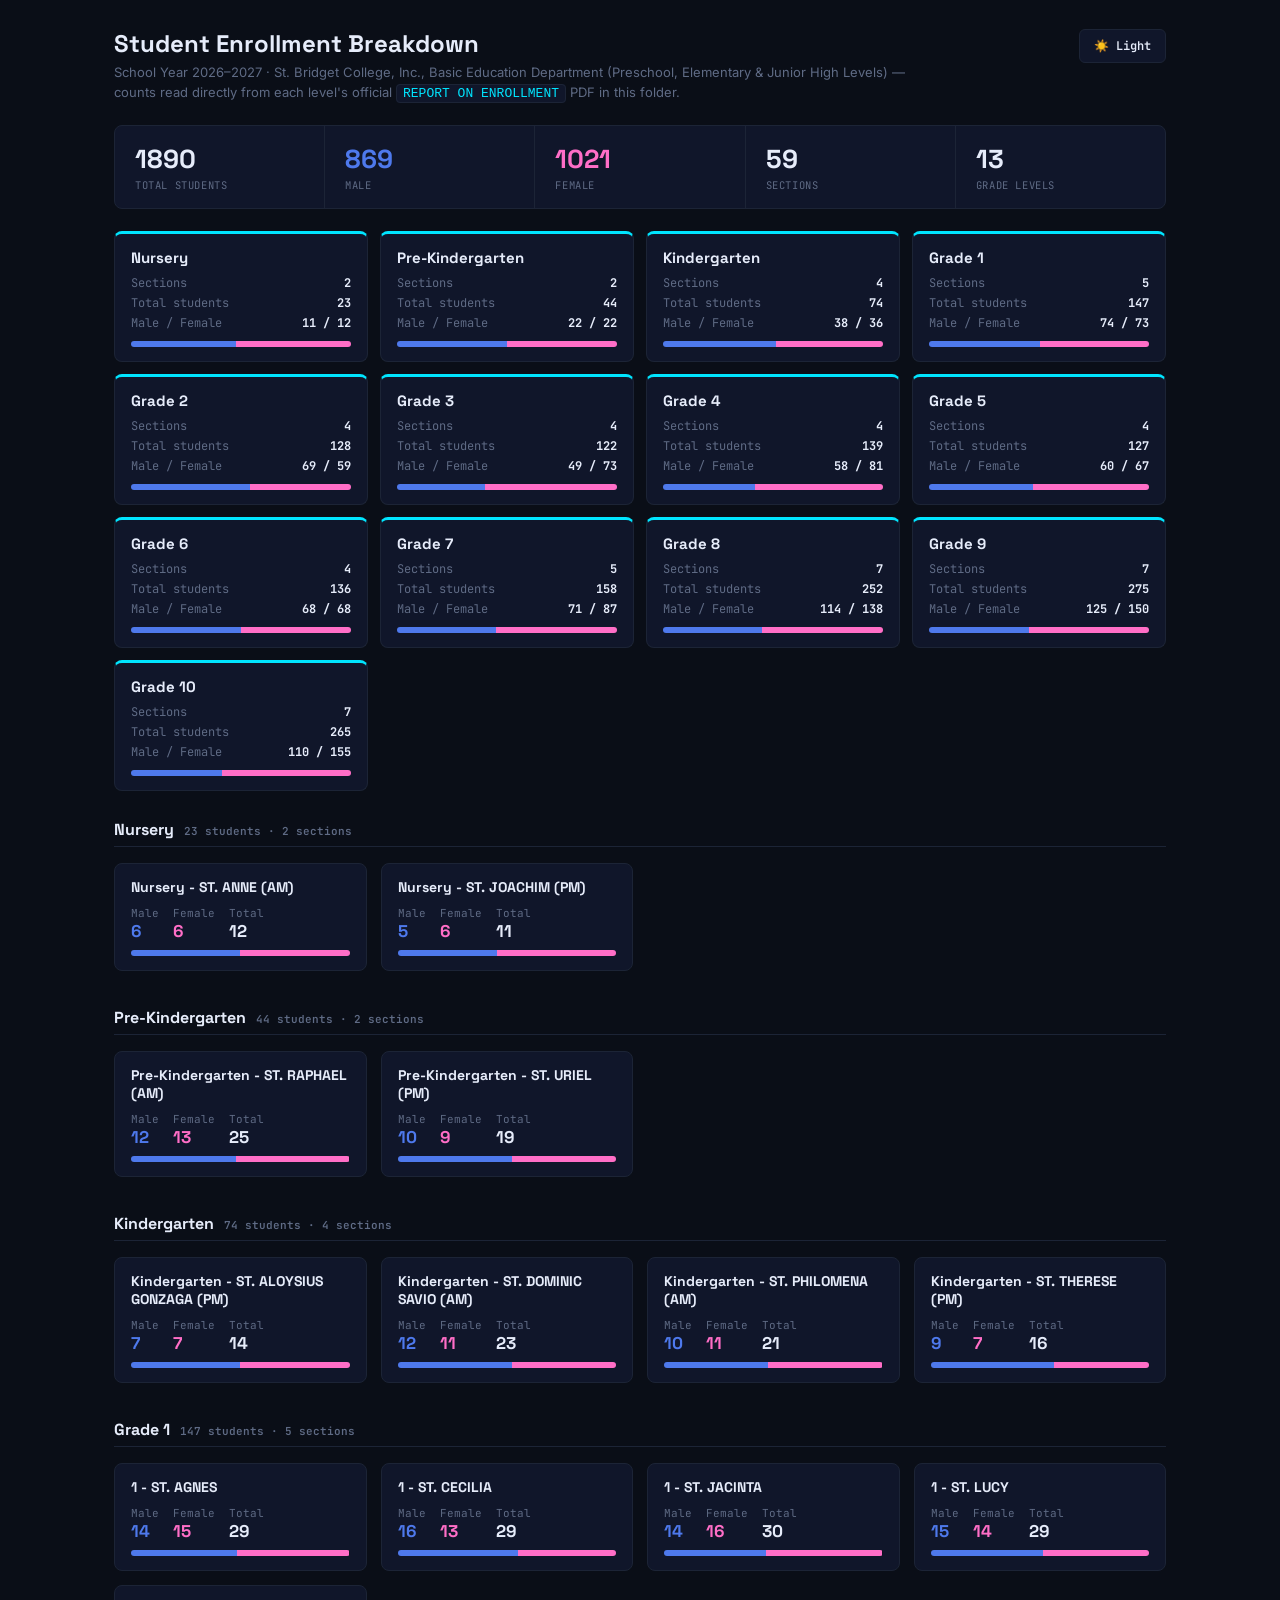
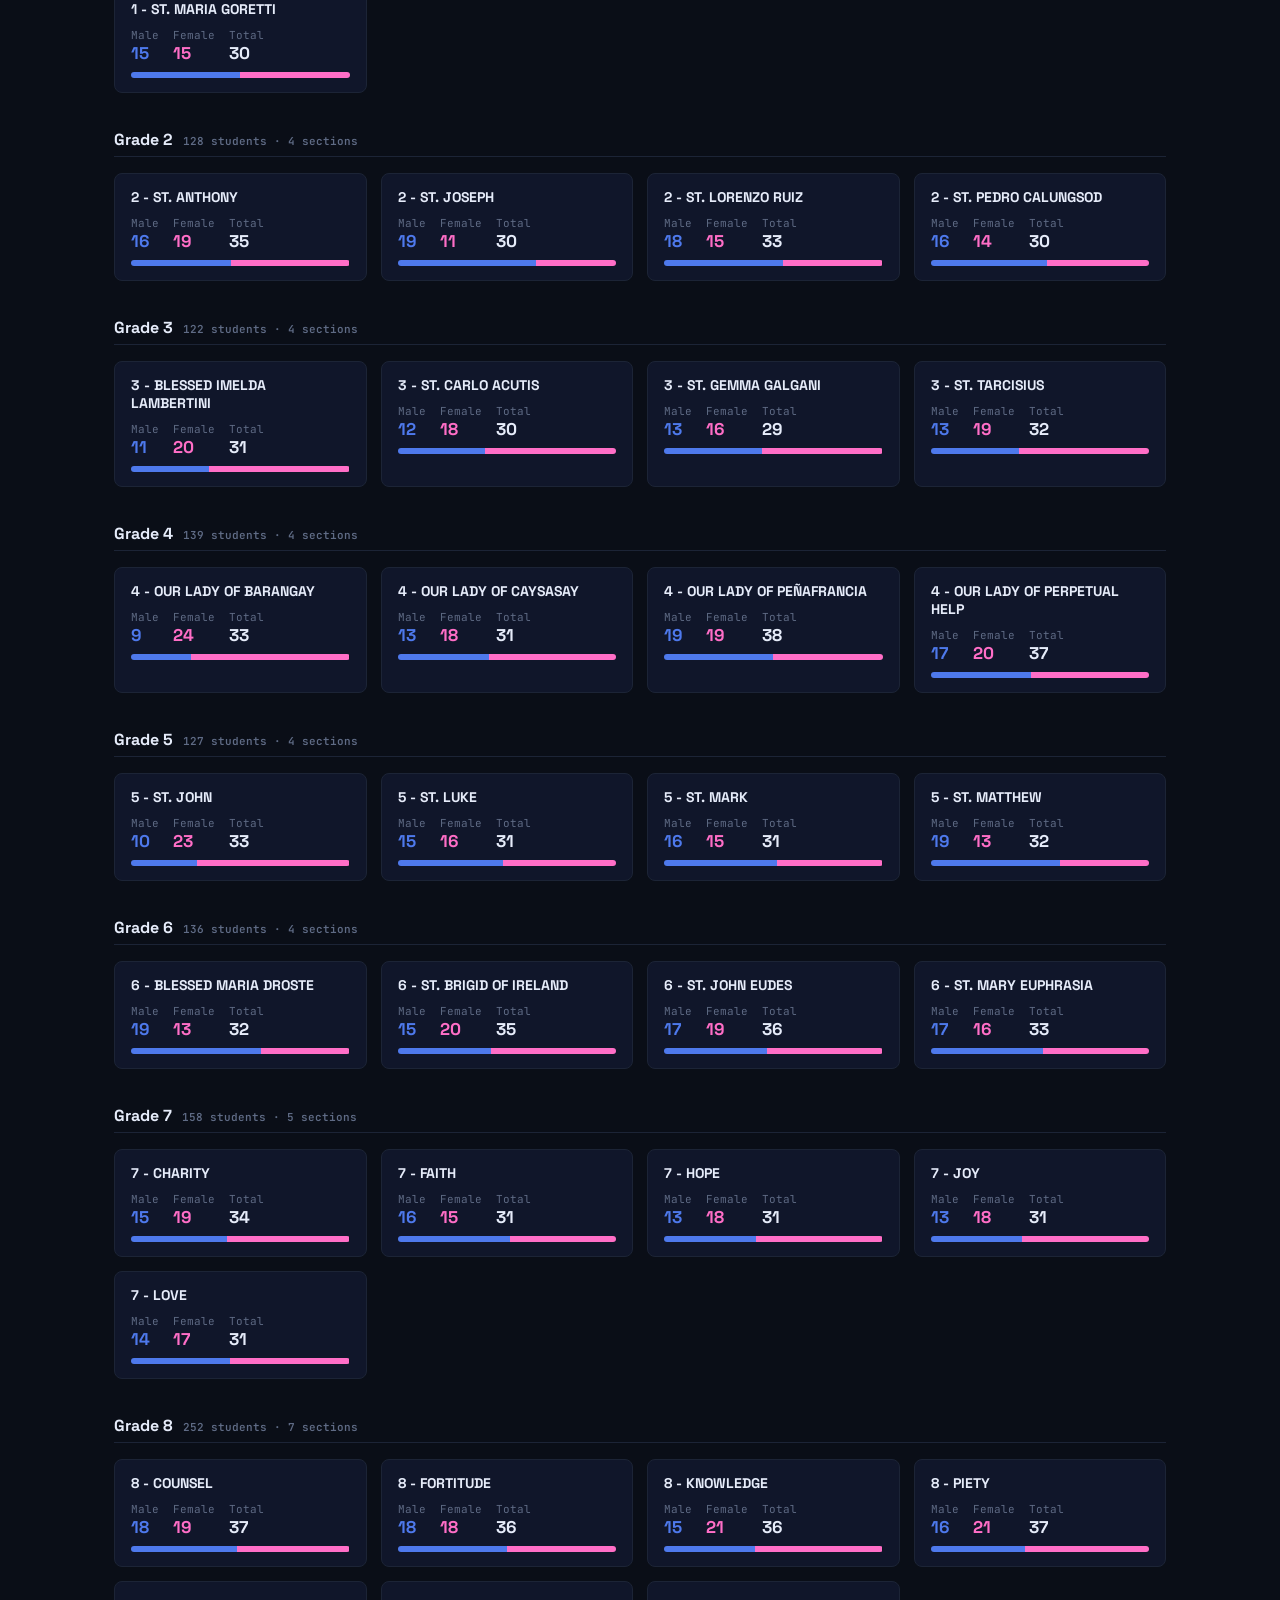
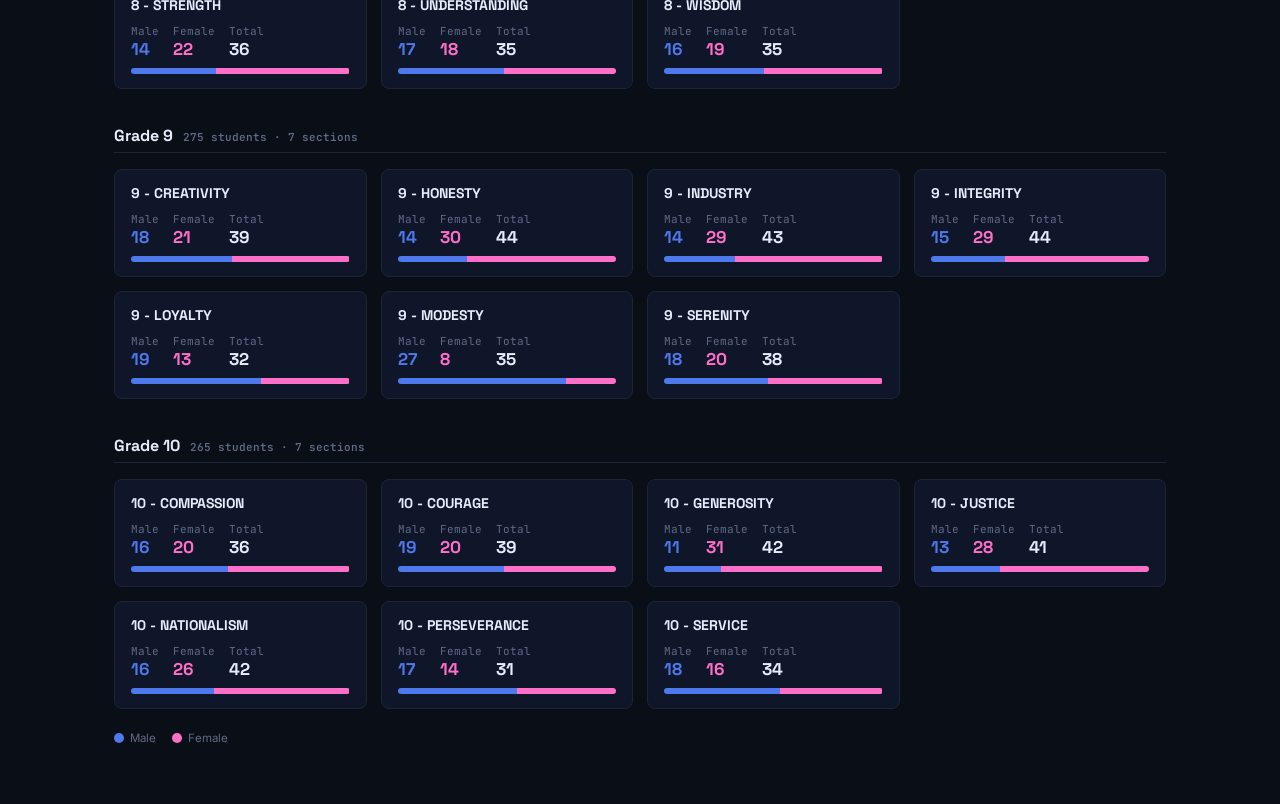
<file: STUDENT LIST/index.html>
<!DOCTYPE html>
<html lang="en">
<head>
<meta charset="UTF-8">
<title>Student Enrollment Breakdown — SY 2026–2027</title>
<link rel="preconnect" href="https://fonts.googleapis.com">
<link href="https://fonts.googleapis.com/css2?family=Space+Grotesk:wght@500;600;700&family=Inter:wght@400;500;600;700&family=JetBrains+Mono:wght@400;500;600;700&display=swap" rel="stylesheet">
<script>(function(){var s=localStorage.getItem('ace-schedule-theme');var f;try{f=window.self!==window.top;}catch(e){f=true;}document.documentElement.setAttribute('data-theme',(s==='light'||s==='dark')?s:(f?'light':'dark'));})();</script>
<style>
  /* ============ Ops Dashboard theme ============
     Matches ../css/class-program.css / session-breakdown.css / etc. —
     dark/monospace by default, light opt-in via the toggle, remembered
     in localStorage (same key as the rest of the site, so the theme
     choice is shared). Kept self-contained in this one file since this
     report lives in its own STUDENT LIST/ folder, separate from the
     main site's shared css/js directories. */
  :root, :root[data-theme="dark"]{
    --bg:#0A0E17; --panel:#10162a; --panel-alt:#0d1220; --line:#1c2436;
    --ink:#E6ECFA; --muted:#5f6b85; --cyan:#00E5FF; --live:#39FF14;
    --male:#4E79EC; --female:#FF6EC7;
  }
  :root[data-theme="light"]{
    --bg:#F4F6FB; --panel:#FFFFFF; --panel-alt:#EDF1F8; --line:#D7DEEA;
    --ink:#0B1220; --muted:#6B7590; --cyan:#0284C7; --live:#16A34A;
    --male:#1237B3; --female:#C2185B;
  }
  *{box-sizing:border-box;}
  body{ margin:0; font-family:'JetBrains Mono',monospace; background:var(--bg); color:var(--ink); min-height:100vh; }
  .wrap{ max-width:1100px; margin:0 auto; padding:28px 24px 60px; }
  .pagehead-top{ display:flex; align-items:center; justify-content:space-between; gap:16px; }
  .pagehead h1{ font-family:'Space Grotesk',sans-serif; font-size:24px; font-weight:700; margin:0 0 4px; color:var(--ink); }
  .pagehead .sub{ margin:0 0 22px; color:var(--muted); font-size:13px; font-family:'Inter',sans-serif; max-width:820px; line-height:1.5; }
  .pagehead .sub code{ background:var(--panel); border:1px solid var(--line); border-radius:4px; padding:1px 6px; color:var(--cyan); }
  .theme-toggle{
    font-family:'JetBrains Mono',monospace; font-size:12px; font-weight:600; color:var(--ink);
    background:var(--panel); border:1px solid var(--line); border-radius:6px; padding:8px 14px;
    cursor:pointer; white-space:nowrap; transition:border-color .15s ease;
  }
  .theme-toggle:hover{ border-color:var(--cyan); }

  .grand-total{
    display:flex; flex-wrap:wrap; gap:0; background:var(--panel); border:1px solid var(--line);
    border-radius:8px; overflow:hidden; margin-bottom:22px;
  }
  .grand-total .stat{ flex:1; min-width:140px; padding:16px 20px; border-right:1px solid var(--line); }
  .grand-total .stat:last-child{ border-right:none; }
  .grand-total .stat .n{ font-family:'Space Grotesk',sans-serif; font-size:26px; font-weight:700; color:var(--ink); }
  .grand-total .stat.male .n{ color:var(--male); }
  .grand-total .stat.female .n{ color:var(--female); }
  .grand-total .stat .l{ font-size:10.5px; color:var(--muted); text-transform:uppercase; letter-spacing:.6px; margin-top:2px; }

  .grade-summary{
    display:grid; grid-template-columns:repeat(auto-fit, minmax(220px, 1fr)); gap:12px; margin-bottom:28px;
  }
  .grade-summary .g-card{
    background:var(--panel); border:1px solid var(--line); border-radius:8px; padding:14px 16px;
    border-top:3px solid var(--cyan);
  }
  .grade-summary .g-card h3{ font-family:'Space Grotesk',sans-serif; font-size:15px; margin:0 0 8px; color:var(--ink); }
  .grade-summary .g-card .row{ display:flex; justify-content:space-between; font-size:12px; color:var(--muted); margin-top:4px; }
  .grade-summary .g-card .row b{ color:var(--ink); font-weight:700; }
  .grade-summary .g-card .bar{ display:flex; height:6px; border-radius:3px; overflow:hidden; margin-top:10px; background:var(--panel-alt); }
  .grade-summary .g-card .bar .m{ background:var(--male); }
  .grade-summary .g-card .bar .f{ background:var(--female); }

  .sections{ display:grid; grid-template-columns:repeat(auto-fill, minmax(230px, 1fr)); gap:14px; }
  .grade-heading{
    grid-column:1 / -1; font-family:'Space Grotesk',sans-serif; font-size:16px; font-weight:700;
    color:var(--ink); margin:22px 0 2px; padding-bottom:6px; border-bottom:1px solid var(--line);
    display:flex; align-items:baseline; gap:10px;
  }
  .grade-heading:first-child{ margin-top:0; }
  .grade-heading .g-total{ font-family:'JetBrains Mono',monospace; font-size:11px; font-weight:600; color:var(--muted); }

  .section-card{ background:var(--panel); border:1px solid var(--line); border-radius:8px; padding:14px 16px; }
  .section-card h4{ font-family:'Space Grotesk',sans-serif; font-size:14px; font-weight:700; margin:0 0 10px; color:var(--ink); }
  .section-card .counts{ display:flex; gap:14px; margin-bottom:8px; }
  .section-card .counts .c{ font-size:11px; color:var(--muted); }
  .section-card .counts .c b{ display:block; font-family:'Space Grotesk',sans-serif; font-size:17px; font-weight:700; }
  .section-card .counts .c.male b{ color:var(--male); }
  .section-card .counts .c.female b{ color:var(--female); }
  .section-card .counts .c.total b{ color:var(--ink); }
  .section-card .bar{ display:flex; height:6px; border-radius:3px; overflow:hidden; background:var(--panel-alt); }
  .section-card .bar .m{ background:var(--male); }
  .section-card .bar .f{ background:var(--female); }

  .legend{ margin-top:22px; font-size:11.5px; color:var(--muted); font-family:'Inter',sans-serif; display:flex; gap:16px; }
  .legend span{ display:inline-flex; align-items:center; gap:6px; }
  .legend i{ width:10px; height:10px; border-radius:50%; display:inline-block; }
  .legend .dot-m{ background:var(--male); }
  .legend .dot-f{ background:var(--female); }
</style>
</head>
<body>

<div class="wrap">
  <div class="pagehead">
    <div class="pagehead-top">
      <h1>Student Enrollment Breakdown</h1>
      <button id="themeToggle" class="theme-toggle"></button>
    </div>
    <p class="sub">School Year 2026–2027 · St. Bridget College, Inc., Basic Education Department (Preschool, Elementary &amp; Junior High Levels) — counts read directly from each level's official <code>REPORT ON ENROLLMENT</code> PDF in this folder.</p>
  </div>

  <div id="grandTotal" class="grand-total"></div>
  <div id="gradeSummary" class="grade-summary"></div>
  <div id="sections" class="sections"></div>

  <div class="legend">
    <span><i class="dot-m"></i>Male</span>
    <span><i class="dot-f"></i>Female</span>
  </div>
</div>

<script>
/* ================= STUDENT DATA =================
   Read directly from the REPORT ON ENROLLMENT PDFs in this folder
   (Nursery.pdf, PRE-K.pdf, KINDER.pdf, GRADE 1.pdf through GRADE 10.pdf)
   — male/female counts are each PDF page's own stated "Total Male"/
   "Total Female" header, not a manual recount of listed names. Update
   this object (and re-open this page) if enrollment changes. Object key
   order = display order (Nursery -> Pre-K -> Kinder -> Grade 1-10), see
   gradeLabel()/gradeShort() below for how the non-numeric preschool
   levels are labeled. */
const STUDENT_DATA = {
  NURSERY: {
    "St. Anne (AM)": { male: 6, female: 6 },
    "St. Joachim (PM)": { male: 5, female: 6 },
  },
  PREK: {
    "St. Raphael (AM)": { male: 12, female: 13 },
    "St. Uriel (PM)": { male: 10, female: 9 },
  },
  KINDER: {
    "St. Aloysius Gonzaga (PM)": { male: 7, female: 7 },
    "St. Dominic Savio (AM)": { male: 12, female: 11 },
    "St. Philomena (AM)": { male: 10, female: 11 },
    "St. Therese (PM)": { male: 9, female: 7 },
  },
  G1: {
    "St. Agnes": { male: 14, female: 15 },
    "St. Cecilia": { male: 16, female: 13 },
    "St. Jacinta": { male: 14, female: 16 },
    "St. Lucy": { male: 15, female: 14 },
    "St. Maria Goretti": { male: 15, female: 15 },
  },
  G2: {
    "St. Anthony": { male: 16, female: 19 },
    "St. Joseph": { male: 19, female: 11 },
    "St. Lorenzo Ruiz": { male: 18, female: 15 },
    "St. Pedro Calungsod": { male: 16, female: 14 },
  },
  G3: {
    "Blessed Imelda Lambertini": { male: 11, female: 20 },
    "St. Carlo Acutis": { male: 12, female: 18 },
    "St. Gemma Galgani": { male: 13, female: 16 },
    "St. Tarcisius": { male: 13, female: 19 },
  },
  G4: {
    "Our Lady of Barangay": { male: 9, female: 24 },
    "Our Lady of Caysasay": { male: 13, female: 18 },
    "Our Lady of Peñafrancia": { male: 19, female: 19 },
    "Our Lady of Perpetual Help": { male: 17, female: 20 },
  },
  G5: {
    "St. John": { male: 10, female: 23 },
    "St. Luke": { male: 15, female: 16 },
    "St. Mark": { male: 16, female: 15 },
    "St. Matthew": { male: 19, female: 13 },
  },
  G6: {
    "Blessed Maria Droste": { male: 19, female: 13 },
    "St. Brigid of Ireland": { male: 15, female: 20 },
    "St. John Eudes": { male: 17, female: 19 },
    "St. Mary Euphrasia": { male: 17, female: 16 },
  },
  G7: {
    Charity: { male: 15, female: 19 },
    Faith: { male: 16, female: 15 },
    Hope: { male: 13, female: 18 },
    Joy: { male: 13, female: 18 },
    Love: { male: 14, female: 17 },
  },
  G8: {
    Counsel: { male: 18, female: 19 },
    Fortitude: { male: 18, female: 18 },
    Knowledge: { male: 15, female: 21 },
    Piety: { male: 16, female: 21 },
    Strength: { male: 14, female: 22 },
    Understanding: { male: 17, female: 18 },
    Wisdom: { male: 16, female: 19 },
  },
  G9: {
    Creativity: { male: 18, female: 21 },
    Honesty: { male: 14, female: 30 },
    Industry: { male: 14, female: 29 },
    Integrity: { male: 15, female: 29 },
    Loyalty: { male: 19, female: 13 },
    Modesty: { male: 27, female: 8 },
    Serenity: { male: 18, female: 20 },
  },
  G10: {
    Compassion: { male: 16, female: 20 },
    Courage: { male: 19, female: 20 },
    Generosity: { male: 11, female: 31 },
    Justice: { male: 13, female: 28 },
    Nationalism: { male: 16, female: 26 },
    Perseverance: { male: 17, female: 14 },
    Service: { male: 18, female: 16 },
  },
};

const PRESCHOOL_LABELS = { NURSERY: "Nursery", PREK: "Pre-Kindergarten", KINDER: "Kindergarten" };
// Short form used in section-card titles (e.g. "7 - CHARITY" for grades,
// but the full word for preschool levels since they have no number).
function gradeShort(g){ return PRESCHOOL_LABELS[g] || g.replace("G", ""); }
function gradeLabel(g){ return PRESCHOOL_LABELS[g] || "Grade " + g.replace("G", ""); }

function gradeTotals(grade){
  return Object.values(STUDENT_DATA[grade]).reduce((acc, s) => {
    acc.male += s.male; acc.female += s.female; acc.total += s.male + s.female;
    return acc;
  }, { male: 0, female: 0, total: 0 });
}

function renderGrandTotal(){
  const grades = Object.keys(STUDENT_DATA);
  const grand = grades.reduce((acc, g) => {
    const t = gradeTotals(g);
    acc.male += t.male; acc.female += t.female; acc.total += t.total;
    return acc;
  }, { male: 0, female: 0, total: 0 });
  const sectionCount = grades.reduce((n, g) => n + Object.keys(STUDENT_DATA[g]).length, 0);

  document.getElementById("grandTotal").innerHTML = `
    <div class="stat"><div class="n">${grand.total}</div><div class="l">Total Students</div></div>
    <div class="stat male"><div class="n">${grand.male}</div><div class="l">Male</div></div>
    <div class="stat female"><div class="n">${grand.female}</div><div class="l">Female</div></div>
    <div class="stat"><div class="n">${sectionCount}</div><div class="l">Sections</div></div>
    <div class="stat"><div class="n">${grades.length}</div><div class="l">Grade Levels</div></div>
  `;
}

function renderGradeSummary(){
  const html = Object.keys(STUDENT_DATA).map(grade => {
    const t = gradeTotals(grade);
    const sectionCount = Object.keys(STUDENT_DATA[grade]).length;
    const mPct = (t.male / t.total * 100).toFixed(1);
    const fPct = (100 - mPct).toFixed(1);
    return `
      <div class="g-card">
        <h3>${gradeLabel(grade)}</h3>
        <div class="row"><span>Sections</span><b>${sectionCount}</b></div>
        <div class="row"><span>Total students</span><b>${t.total}</b></div>
        <div class="row"><span>Male / Female</span><b>${t.male} / ${t.female}</b></div>
        <div class="bar"><div class="m" style="width:${mPct}%"></div><div class="f" style="width:${fPct}%"></div></div>
      </div>
    `;
  }).join("");
  document.getElementById("gradeSummary").innerHTML = html;
}

function renderSections(){
  const html = Object.keys(STUDENT_DATA).map(grade => {
    const t = gradeTotals(grade);
    const divider = `<div class="grade-heading">${gradeLabel(grade)} <span class="g-total">${t.total} students · ${Object.keys(STUDENT_DATA[grade]).length} sections</span></div>`;
    const cards = Object.entries(STUDENT_DATA[grade]).map(([section, s]) => {
      const total = s.male + s.female;
      const mPct = (s.male / total * 100).toFixed(1);
      const fPct = (100 - mPct).toFixed(1);
      return `
        <div class="section-card">
          <h4>${gradeShort(grade)} - ${section.toUpperCase()}</h4>
          <div class="counts">
            <div class="c male">Male<b>${s.male}</b></div>
            <div class="c female">Female<b>${s.female}</b></div>
            <div class="c total">Total<b>${total}</b></div>
          </div>
          <div class="bar"><div class="m" style="width:${mPct}%"></div><div class="f" style="width:${fPct}%"></div></div>
        </div>
      `;
    }).join("");
    return divider + cards;
  }).join("");
  document.getElementById("sections").innerHTML = html;
}

/* ================= THEME TOGGLE (inline copy — this page is
   self-contained, doesn't load ../js/theme.js) ================= */
const THEME_KEY = "ace-schedule-theme";
function getTheme(){ return localStorage.getItem(THEME_KEY) === "light" ? "light" : "dark"; }
function applyTheme(t){ document.documentElement.setAttribute("data-theme", t); }
function setTheme(t){ applyTheme(t); localStorage.setItem(THEME_KEY, t); }
function initThemeToggle(){
  const btn = document.getElementById("themeToggle");
  const label = t => t === "light" ? "🌙 Dark" : "☀️ Light";
  applyTheme(getTheme());
  btn.textContent = label(getTheme());
  btn.onclick = () => { const next = getTheme() === "light" ? "dark" : "light"; setTheme(next); btn.textContent = label(next); };
}

renderGrandTotal();
renderGradeSummary();
renderSections();
initThemeToggle();
</script>
</body>
</html>
</file>
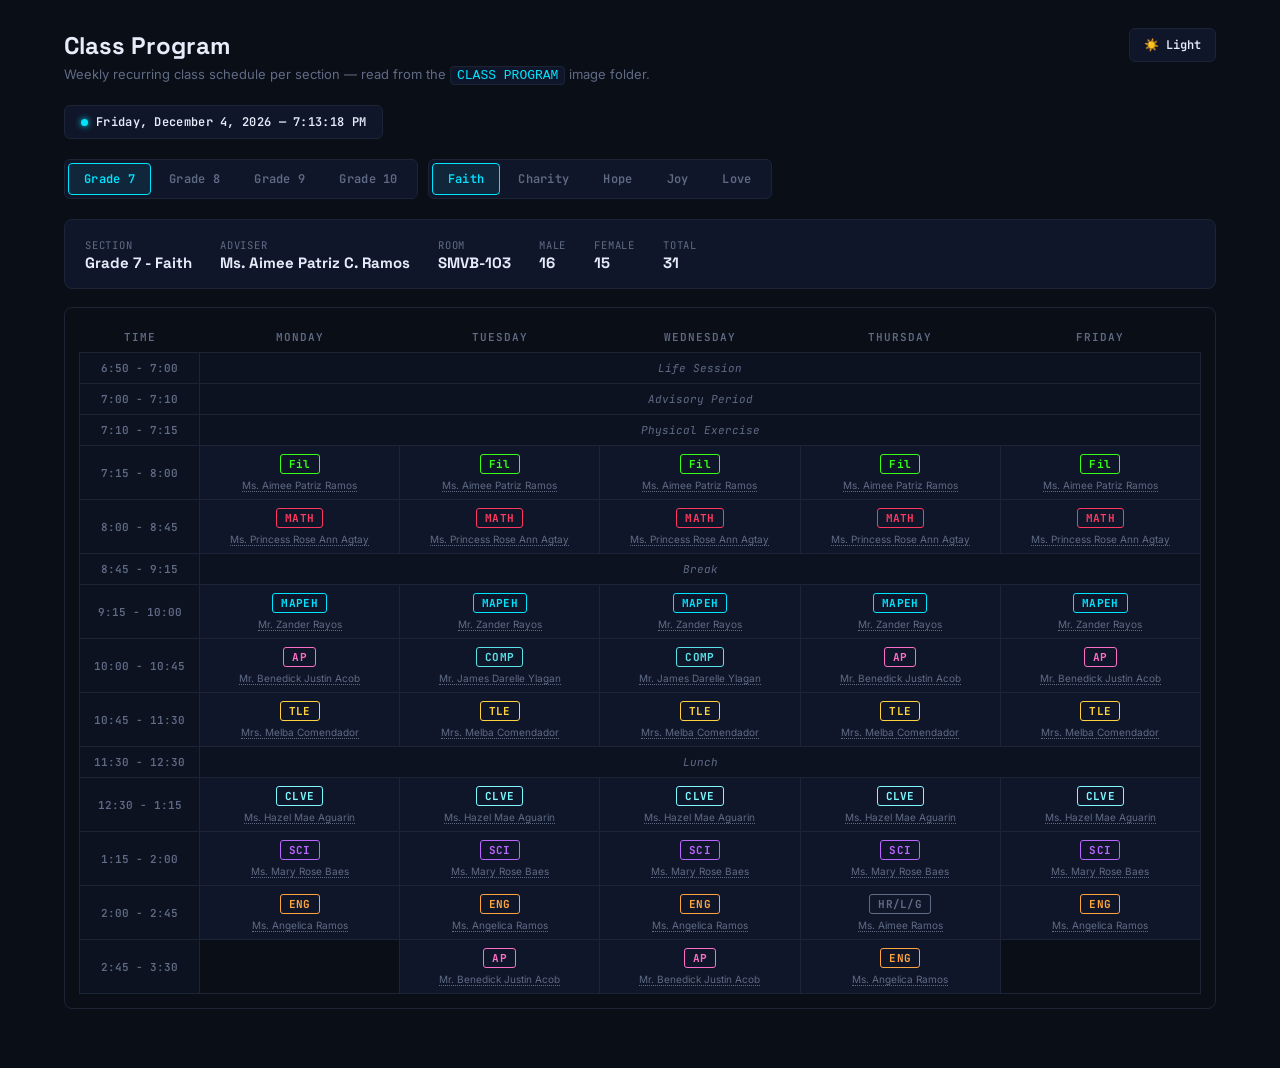
<file: class-program.html>
<!DOCTYPE html>
<html lang="en">
<head>
<meta charset="UTF-8">
<title>Class Program — Weekly Section Schedules</title>
<link rel="preconnect" href="https://fonts.googleapis.com">
<link href="https://fonts.googleapis.com/css2?family=Space+Grotesk:wght@500;600;700&family=Inter:wght@400;500;600;700&family=JetBrains+Mono:wght@400;500;600;700&display=swap" rel="stylesheet">
<link rel="stylesheet" href="css/class-program.css?v=4">
<script>(function(){var s=localStorage.getItem('ace-schedule-theme');var f;try{f=window.self!==window.top;}catch(e){f=true;}document.documentElement.setAttribute('data-theme',(s==='light'||s==='dark')?s:(f?'light':'dark'));if(f)document.documentElement.setAttribute('data-embedded','true');})();</script>
</head>
<body>

<div class="wrap">
  <div class="pagehead">
    <div class="pagehead-top">
      <h1>Class Program</h1>
      <button id="themeToggle" class="theme-toggle"></button>
    </div>
    <p class="sub">Weekly recurring class schedule per section — read from the <code>CLASS PROGRAM</code> image folder.</p>
    <div id="nowClock" class="now-clock"></div>
  </div>

  <div class="controls">
    <div class="seg" id="gradeSeg"></div>
    <div class="seg" id="sectionSeg"></div>
  </div>

  <div id="sectionInfo" class="section-info"></div>
  <div id="shortenedPanel"></div>
  <div class="table-wrap">
    <div id="scheduleTable"></div>
  </div>
</div>

<script src="js/theme.js?v=2"></script>
<script src="js/class-program-data.js?v=2"></script>
<script src="js/shortened-schedule.js?v=3"></script>
<script src="js/course-links.js?v=2"></script>
<script src="js/class-program.js?v=3"></script>
</body>
</html>
</file>
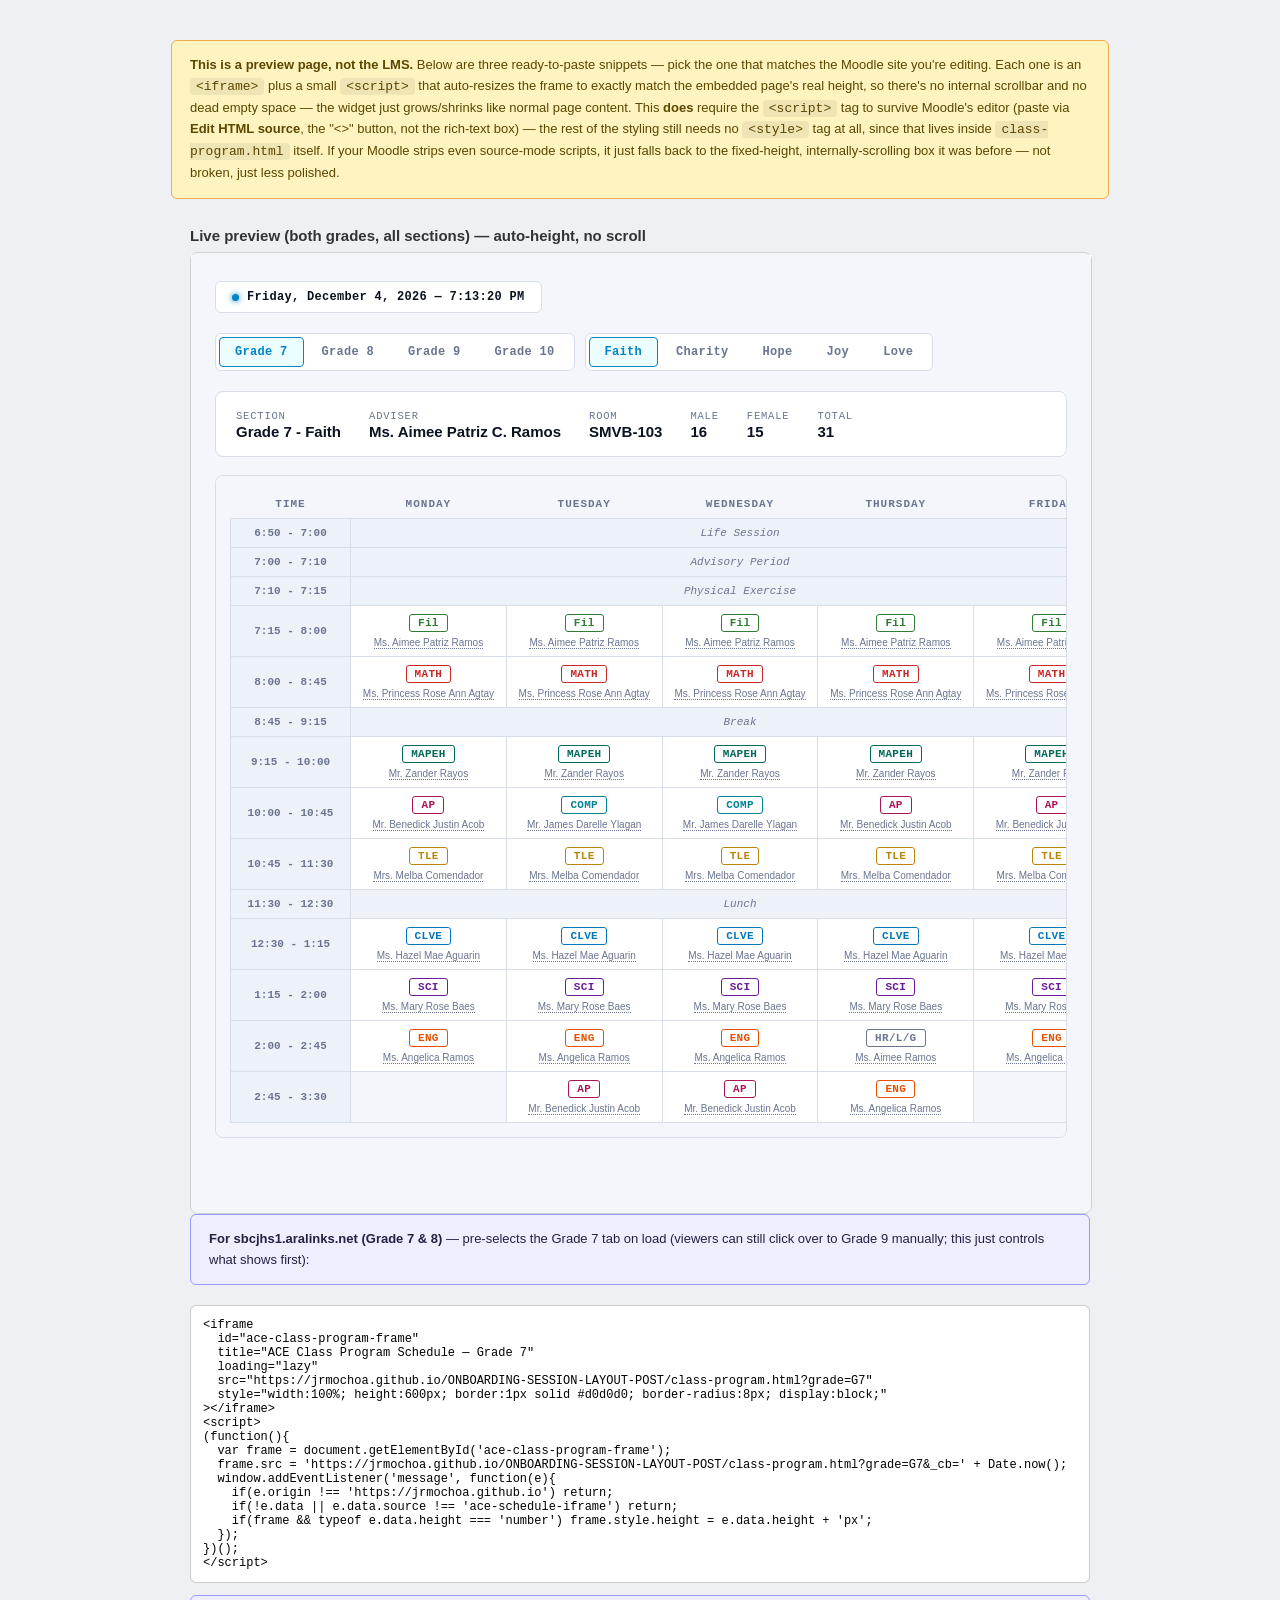
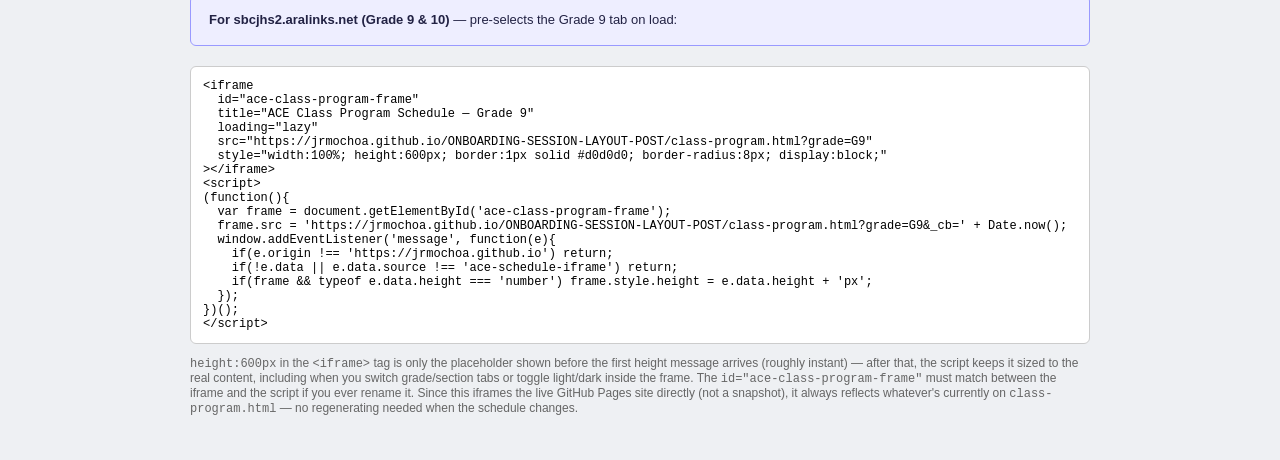
<file: iframe-class-program.html>
<!DOCTYPE html>
<html lang="en">
<head>
<meta charset="UTF-8">
<title>Class Program — Moodle iframe embed (paste-ready)</title>
<style>
  body{ margin:0; padding:40px 20px; background:#eef0f3; font-family:Arial,Helvetica,sans-serif; }
  .preview-note, .snippet-note{ max-width:900px; margin:0 auto 20px; background:#fff3bf; border:1px solid #f0ad4e; border-radius:6px; padding:14px 18px; font-size:13px; line-height:1.6; color:#5c4600; }
  .preview-note code, .snippet-note code{ background:#00000010; padding:1px 6px; border-radius:4px; }
  .preview-shell{ max-width:900px; margin:0 auto; }
  h2{ font-size:15px; margin:28px 0 8px; color:#333; }
  .snippet-note{ background:#eef; border-color:#99f; color:#224; }
</style>
</head>
<body>

<div class="preview-note">
  <b>This is a preview page, not the LMS.</b> Below are three ready-to-paste
  snippets &mdash; pick the one that matches the Moodle site you're editing.
  Each one is an <code>&lt;iframe&gt;</code> plus a small <code>&lt;script&gt;</code>
  that auto-resizes the frame to exactly match the embedded page's real
  height, so there's no internal scrollbar and no dead empty space &mdash;
  the widget just grows/shrinks like normal page content. This <b>does</b>
  require the <code>&lt;script&gt;</code> tag to survive Moodle's editor
  (paste via <b>Edit HTML source</b>, the "&lt;&gt;" button, not the rich-text
  box) &mdash; the rest of the styling still needs no <code>&lt;style&gt;</code>
  tag at all, since that lives inside <code>class-program.html</code> itself.
  If your Moodle strips even source-mode scripts, it just falls back to the
  fixed-height, internally-scrolling box it was before &mdash; not broken,
  just less polished.
</div>

<div class="preview-shell">

  <h2>Live preview (both grades, all sections) &mdash; auto-height, no scroll</h2>
  <!-- COPY FROM HERE (both grades) -->
  <iframe
    id="ace-class-program-frame"
    title="ACE Class Program Schedule"
    loading="lazy"
    src="https://jrmochoa.github.io/ONBOARDING-SESSION-LAYOUT-POST/class-program.html"
    style="width:100%; height:600px; border:1px solid #d0d0d0; border-radius:8px; display:block;"
  ></iframe>
  <script>
  (function(){
    // The iframe above already has a static src, so it loads and shows
    // content even if Moodle's editor strips this <script> tag on save.
    // This block only adds cache-busting (re-set as a fresh URL so GitHub
    // Pages' CDN can't serve a stale copy) and the auto-resize behavior —
    // both are enhancements, not requirements for the frame to work.
    var frame = document.getElementById('ace-class-program-frame');
    frame.src = 'https://jrmochoa.github.io/ONBOARDING-SESSION-LAYOUT-POST/class-program.html?_cb=' + Date.now();
    window.addEventListener('message', function(e){
      if(e.origin !== 'https://jrmochoa.github.io') return;
      if(!e.data || e.data.source !== 'ace-schedule-iframe') return;
      if(frame && typeof e.data.height === 'number') frame.style.height = e.data.height + 'px';
    });
  })();
  </script>
  <!-- COPY TO HERE (both grades) -->

  <div class="snippet-note">
    <b>For sbcjhs1.aralinks.net (Grade 7 &amp; 8)</b> &mdash; pre-selects the
    Grade 7 tab on load (viewers can still click over to Grade 9 manually;
    this just controls what shows first):
  </div>
  <pre style="background:#fff;border:1px solid #ccc;border-radius:6px;padding:12px;overflow-x:auto;font-size:12px;">&lt;iframe
  id="ace-class-program-frame"
  title="ACE Class Program Schedule — Grade 7"
  loading="lazy"
  src="https://jrmochoa.github.io/ONBOARDING-SESSION-LAYOUT-POST/class-program.html?grade=G7"
  style="width:100%; height:600px; border:1px solid #d0d0d0; border-radius:8px; display:block;"
&gt;&lt;/iframe&gt;
&lt;script&gt;
(function(){
  var frame = document.getElementById('ace-class-program-frame');
  frame.src = 'https://jrmochoa.github.io/ONBOARDING-SESSION-LAYOUT-POST/class-program.html?grade=G7&_cb=' + Date.now();
  window.addEventListener('message', function(e){
    if(e.origin !== 'https://jrmochoa.github.io') return;
    if(!e.data || e.data.source !== 'ace-schedule-iframe') return;
    if(frame && typeof e.data.height === 'number') frame.style.height = e.data.height + 'px';
  });
})();
&lt;/script&gt;</pre>

  <div class="snippet-note">
    <b>For sbcjhs2.aralinks.net (Grade 9 &amp; 10)</b> &mdash; pre-selects the
    Grade 9 tab on load:
  </div>
  <pre style="background:#fff;border:1px solid #ccc;border-radius:6px;padding:12px;overflow-x:auto;font-size:12px;">&lt;iframe
  id="ace-class-program-frame"
  title="ACE Class Program Schedule — Grade 9"
  loading="lazy"
  src="https://jrmochoa.github.io/ONBOARDING-SESSION-LAYOUT-POST/class-program.html?grade=G9"
  style="width:100%; height:600px; border:1px solid #d0d0d0; border-radius:8px; display:block;"
&gt;&lt;/iframe&gt;
&lt;script&gt;
(function(){
  var frame = document.getElementById('ace-class-program-frame');
  frame.src = 'https://jrmochoa.github.io/ONBOARDING-SESSION-LAYOUT-POST/class-program.html?grade=G9&_cb=' + Date.now();
  window.addEventListener('message', function(e){
    if(e.origin !== 'https://jrmochoa.github.io') return;
    if(!e.data || e.data.source !== 'ace-schedule-iframe') return;
    if(frame && typeof e.data.height === 'number') frame.style.height = e.data.height + 'px';
  });
})();
&lt;/script&gt;</pre>

  <p style="font-size:12px;color:#666;">
    <code>height:600px</code> in the <code>&lt;iframe&gt;</code> tag is only
    the placeholder shown before the first height message arrives (roughly
    instant) &mdash; after that, the script keeps it sized to the real
    content, including when you switch grade/section tabs or toggle
    light/dark inside the frame. The <code>id="ace-class-program-frame"</code>
    must match between the iframe and the script if you ever rename it.
    Since this iframes the live GitHub Pages site directly (not a snapshot),
    it always reflects whatever's currently on <code>class-program.html</code>
    &mdash; no regenerating needed when the schedule changes.
  </p>

</div>
</body>
</html>
</file>
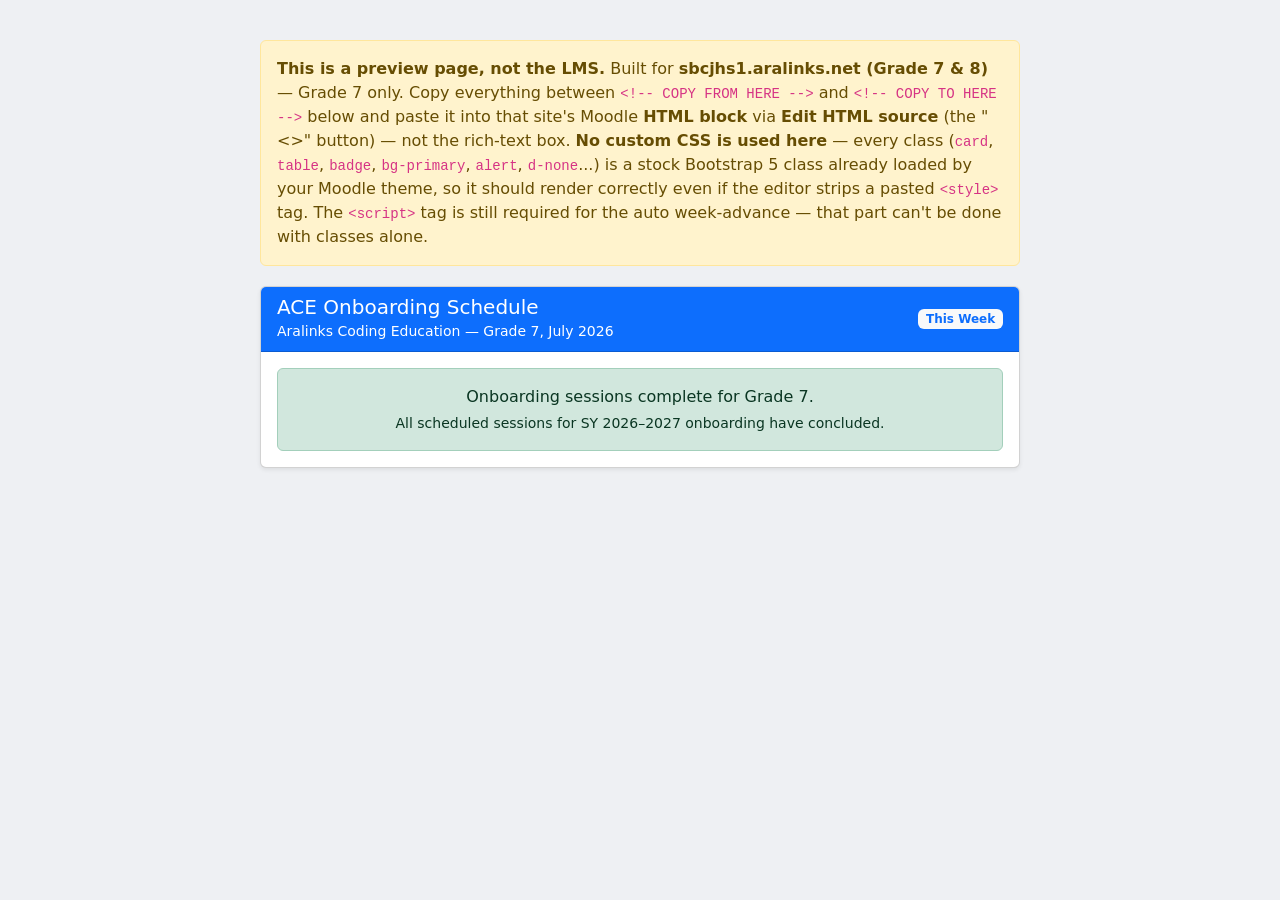
<file: lms-schedule-block-g7.html>
<!DOCTYPE html>
<html lang="en">
<head>
<meta charset="UTF-8">
<title>ACE Onboarding Schedule — Grade 7 LMS Block (paste-ready)</title>
<!-- Bootstrap 5 CDN below is ONLY so this file previews correctly when you
     open it directly in a browser (the LMS already has Bootstrap loaded
     site-wide, so nothing below the COPY marker depends on this link, and
     you should NOT paste this <link> into the LMS). -->
<link href="https://cdn.jsdelivr.net/npm/bootstrap@5.3.3/dist/css/bootstrap.min.css" rel="stylesheet">
<style>body{ background:#eef0f3; padding:40px 20px; } .preview-note{ max-width:760px; margin:0 auto 20px; } .preview-shell{ max-width:760px; margin:0 auto; }</style>
</head>
<body>

<div class="alert alert-warning preview-note">
  <b>This is a preview page, not the LMS.</b> Built for <b>sbcjhs1.aralinks.net (Grade 7 & 8)</b> — Grade 7 only.
  Copy everything between <code>&lt;!-- COPY FROM HERE --&gt;</code> and
  <code>&lt;!-- COPY TO HERE --&gt;</code> below and paste it into that site's
  Moodle <b>HTML block</b> via <b>Edit HTML source</b> (the "&lt;&gt;" button) —
  not the rich-text box. <b>No custom CSS is used here</b> — every class
  (<code>card</code>, <code>table</code>, <code>badge</code>, <code>bg-primary</code>,
  <code>alert</code>, <code>d-none</code>...) is a stock Bootstrap 5 class
  already loaded by your Moodle theme, so it should render correctly even if
  the editor strips a pasted <code>&lt;style&gt;</code> tag. The
  <code>&lt;script&gt;</code> tag is still required for the auto week-advance —
  that part can't be done with classes alone.
</div>

<div class="preview-shell">

<!-- COPY FROM HERE -->
<div class="card shadow-sm mb-3" id="ace-onboarding-schedule">
  <div class="card-header bg-primary text-white d-flex justify-content-between align-items-center flex-wrap gap-2">
    <div>
      <h5 class="mb-0">ACE Onboarding Schedule</h5>
      <small>Aralinks Coding Education &mdash; Grade 7, July 2026</small>
    </div>
    <span class="badge bg-light text-primary">This Week</span>
  </div>
  <div class="card-body">

    <noscript><div class="alert alert-danger mb-3">This schedule needs JavaScript enabled to show the current week automatically.</div></noscript>

      <div class="week-block d-none" data-week-end="2026-07-09">
        <h6 class="fw-bold text-primary mb-2">Week 1 <small class="text-muted fw-normal">July 7–10, 2026</small></h6>
        <div class="table-responsive">
          <table class="table table-bordered table-striped table-hover table-sm align-middle mb-0">
            <thead class="table-primary">
              <tr><th>Day</th><th>Time</th><th>Section / Subject</th><th>#</th><th>Status</th></tr>
            </thead>
            <tbody>
            <tr data-date="2026-07-07" data-start-min="555" data-end-min="600">
              <td><strong>Tuesday</strong><br><span class="text-muted small">July 7</span></td>
              <td>9:15 - 10:00</td>
              <td><strong>Charity</strong><br><span class="text-muted small">Science</span></td>
              <td class="text-center text-muted">2</td>
              <td><span class="badge status-pill bg-info text-white">UPCOMING</span></td>
            </tr>
            <tr data-date="2026-07-08" data-start-min="435" data-end-min="480">
              <td><strong>Wednesday</strong><br><span class="text-muted small">July 8</span></td>
              <td>7:15 - 8:00</td>
              <td><strong>Faith</strong><br><span class="text-muted small">Filipino</span></td>
              <td class="text-center text-muted">2</td>
              <td><span class="badge status-pill bg-info text-white">UPCOMING</span></td>
            </tr>
            <tr data-date="2026-07-08" data-start-min="600" data-end-min="645">
              <td><strong>Wednesday</strong><br><span class="text-muted small">July 8</span></td>
              <td>10:00 - 10:45</td>
              <td><strong>Charity</strong><br><span class="text-muted small">English</span></td>
              <td class="text-center text-muted">3</td>
              <td><span class="badge status-pill bg-info text-white">UPCOMING</span></td>
            </tr>
            <tr data-date="2026-07-09" data-start-min="840" data-end-min="885">
              <td><strong>Thursday</strong><br><span class="text-muted small">July 9</span></td>
              <td>2:00 - 2:45</td>
              <td><strong>Joy</strong><br><span class="text-muted small">Math</span></td>
              <td class="text-center text-muted">2</td>
              <td><span class="badge status-pill bg-info text-white">UPCOMING</span></td>
            </tr>
            </tbody>
          </table>
        </div>
      </div>
      <div class="week-block d-none" data-week-end="2026-07-17">
        <h6 class="fw-bold text-primary mb-2">Week 2 <small class="text-muted fw-normal">July 14–17, 2026</small></h6>
        <div class="table-responsive">
          <table class="table table-bordered table-striped table-hover table-sm align-middle mb-0">
            <thead class="table-primary">
              <tr><th>Day</th><th>Time</th><th>Section / Subject</th><th>#</th><th>Status</th></tr>
            </thead>
            <tbody>
            <tr data-date="2026-07-14" data-start-min="645" data-end-min="690">
              <td><strong>Tuesday</strong><br><span class="text-muted small">July 14</span></td>
              <td>10:45 - 11:30</td>
              <td><strong>Faith</strong><br><span class="text-muted small">TLE</span></td>
              <td class="text-center text-muted">3</td>
              <td><span class="badge status-pill bg-info text-white">UPCOMING</span></td>
            </tr>
            <tr data-date="2026-07-14" data-start-min="795" data-end-min="840">
              <td><strong>Tuesday</strong><br><span class="text-muted small">July 14</span></td>
              <td>1:15 - 2:00</td>
              <td><strong>Joy</strong><br><span class="text-muted small">AP</span></td>
              <td class="text-center text-muted">3</td>
              <td><span class="badge status-pill bg-info text-white">UPCOMING</span></td>
            </tr>
            <tr data-date="2026-07-15" data-start-min="645" data-end-min="690">
              <td><strong>Wednesday</strong><br><span class="text-muted small">July 15</span></td>
              <td>10:45 - 11:30</td>
              <td><strong>Joy</strong><br><span class="text-muted small">Science</span></td>
              <td class="text-center text-muted">4</td>
              <td><span class="badge status-pill bg-info text-white">UPCOMING</span></td>
            </tr>
            <tr data-date="2026-07-15" data-start-min="750" data-end-min="795">
              <td><strong>Wednesday</strong><br><span class="text-muted small">July 15</span></td>
              <td>12:30 - 1:15</td>
              <td><strong>Charity</strong><br><span class="text-muted small">Filipino</span></td>
              <td class="text-center text-muted">4</td>
              <td><span class="badge status-pill bg-info text-white">UPCOMING</span></td>
            </tr>
            <tr data-date="2026-07-16" data-start-min="840" data-end-min="885">
              <td><strong>Thursday</strong><br><span class="text-muted small">July 16</span></td>
              <td>2:00 - 2:45</td>
              <td><strong>Hope</strong><br><span class="text-muted small">MAPEH</span></td>
              <td class="text-center text-muted">2</td>
              <td><span class="badge status-pill bg-info text-white">UPCOMING</span></td>
            </tr>
            <tr data-date="2026-07-17" data-start-min="435" data-end-min="480">
              <td><strong>Friday</strong><br><span class="text-muted small">July 17</span></td>
              <td>7:15 - 8:00</td>
              <td><strong>Love</strong><br><span class="text-muted small">AP</span></td>
              <td class="text-center text-muted">2</td>
              <td><span class="badge status-pill bg-info text-white">UPCOMING</span></td>
            </tr>
            <tr data-date="2026-07-17" data-start-min="600" data-end-min="645">
              <td><strong>Friday</strong><br><span class="text-muted small">July 17</span></td>
              <td>10:00 - 10:45</td>
              <td><strong>Hope</strong><br><span class="text-muted small">Math</span></td>
              <td class="text-center text-muted">3</td>
              <td><span class="badge status-pill bg-info text-white">UPCOMING</span></td>
            </tr>
            </tbody>
          </table>
        </div>
      </div>
      <div class="week-block d-none" data-week-end="2026-07-24">
        <h6 class="fw-bold text-primary mb-2">Week 3 <small class="text-muted fw-normal">July 21–24, 2026</small></h6>
        <div class="table-responsive">
          <table class="table table-bordered table-striped table-hover table-sm align-middle mb-0">
            <thead class="table-primary">
              <tr><th>Day</th><th>Time</th><th>Section / Subject</th><th>#</th><th>Status</th></tr>
            </thead>
            <tbody>
            <tr data-date="2026-07-21" data-start-min="435" data-end-min="480">
              <td><strong>Tuesday</strong><br><span class="text-muted small">July 21</span></td>
              <td>7:15 - 8:00</td>
              <td><strong>Hope</strong><br><span class="text-muted small">English</span></td>
              <td class="text-center text-muted">4</td>
              <td><span class="badge status-pill bg-info text-white">UPCOMING</span></td>
            </tr>
            <tr data-date="2026-07-21" data-start-min="555" data-end-min="600">
              <td><strong>Tuesday</strong><br><span class="text-muted small">July 21</span></td>
              <td>9:15 - 10:00</td>
              <td><strong>Love</strong><br><span class="text-muted small">English</span></td>
              <td class="text-center text-muted">3</td>
              <td><span class="badge status-pill bg-info text-white">UPCOMING</span></td>
            </tr>
            <tr data-date="2026-07-24" data-start-min="435" data-end-min="480">
              <td><strong>Friday</strong><br><span class="text-muted small">July 24</span></td>
              <td>7:15 - 8:00</td>
              <td><strong>Joy</strong><br><span class="text-muted small">CLVE</span></td>
              <td class="text-center text-muted">5</td>
              <td><span class="badge status-pill bg-info text-white">UPCOMING</span></td>
            </tr>
            <tr data-date="2026-07-24" data-start-min="645" data-end-min="690">
              <td><strong>Friday</strong><br><span class="text-muted small">July 24</span></td>
              <td>10:45 - 11:30</td>
              <td><strong>Charity</strong><br><span class="text-muted small">AP</span></td>
              <td class="text-center text-muted">5</td>
              <td><span class="badge status-pill bg-info text-white">UPCOMING</span></td>
            </tr>
            </tbody>
          </table>
        </div>
      </div>
      <div class="week-block d-none" data-week-end="2026-07-31">
        <h6 class="fw-bold text-primary mb-2">Week 4 <small class="text-muted fw-normal">July 28–31, 2026</small></h6>
        <div class="table-responsive">
          <table class="table table-bordered table-striped table-hover table-sm align-middle mb-0">
            <thead class="table-primary">
              <tr><th>Day</th><th>Time</th><th>Section / Subject</th><th>#</th><th>Status</th></tr>
            </thead>
            <tbody>
            <tr data-date="2026-07-28" data-start-min="435" data-end-min="480">
              <td><strong>Tuesday</strong><br><span class="text-muted small">July 28</span></td>
              <td>7:15 - 8:00</td>
              <td><strong>Love</strong><br><span class="text-muted small">AP</span></td>
              <td class="text-center text-muted">4</td>
              <td><span class="badge status-pill bg-info text-white">UPCOMING</span></td>
            </tr>
            <tr data-date="2026-07-29" data-start-min="480" data-end-min="525">
              <td><strong>Wednesday</strong><br><span class="text-muted small">July 29</span></td>
              <td>8:00 - 8:45</td>
              <td><strong>Faith</strong><br><span class="text-muted small">Math</span></td>
              <td class="text-center text-muted">4</td>
              <td><span class="badge status-pill bg-info text-white">UPCOMING</span></td>
            </tr>
            <tr data-date="2026-07-29" data-start-min="795" data-end-min="840">
              <td><strong>Wednesday</strong><br><span class="text-muted small">July 29</span></td>
              <td>1:15 - 2:00</td>
              <td><strong>Love</strong><br><span class="text-muted small">MAPEH</span></td>
              <td class="text-center text-muted">5</td>
              <td><span class="badge status-pill bg-info text-white">UPCOMING</span></td>
            </tr>
            <tr data-date="2026-07-31" data-start-min="645" data-end-min="690">
              <td><strong>Friday</strong><br><span class="text-muted small">July 31</span></td>
              <td>10:45 - 11:30</td>
              <td><strong>Hope</strong><br><span class="text-muted small">CLVE</span></td>
              <td class="text-center text-muted">5</td>
              <td><span class="badge status-pill bg-info text-white">UPCOMING</span></td>
            </tr>
            <tr data-date="2026-07-31" data-start-min="750" data-end-min="795">
              <td><strong>Friday</strong><br><span class="text-muted small">July 31</span></td>
              <td>12:30 - 1:15</td>
              <td><strong>Faith</strong><br><span class="text-muted small">CLVE</span></td>
              <td class="text-center text-muted">5</td>
              <td><span class="badge status-pill bg-info text-white">UPCOMING</span></td>
            </tr>
            </tbody>
          </table>
        </div>
      </div>

    <div class="alert alert-success text-center mb-0 completed-msg d-none">
      Onboarding sessions complete for Grade 7.
      <div class="small fw-normal mt-1">All scheduled sessions for SY 2026&ndash;2027 onboarding have concluded.</div>
    </div>

  </div>
</div>
<script>
(function(){
  function pad(n){ return String(n).padStart(2,'0'); }
  var now = new Date();
  var todayISO = now.getFullYear() + '-' + pad(now.getMonth()+1) + '-' + pad(now.getDate());
  var nowMin = now.getHours()*60 + now.getMinutes();

  var root = document.getElementById('ace-onboarding-schedule');
  if(root){
    var weeks = root.querySelectorAll('.week-block');
    var shown = null;
    weeks.forEach(function(w){
      if(!shown && todayISO <= w.getAttribute('data-week-end')) shown = w;
    });
    weeks.forEach(function(w){ w.classList.toggle('d-none', w !== shown); });
    var doneMsg = root.querySelector('.completed-msg');
    if(doneMsg) doneMsg.classList.toggle('d-none', !!shown);

    root.querySelectorAll('tbody tr[data-date]').forEach(function(tr){
      var date = tr.getAttribute('data-date');
      var startMin = parseInt(tr.getAttribute('data-start-min'), 10);
      var endMin = parseInt(tr.getAttribute('data-end-min'), 10);
      var pill = tr.querySelector('.status-pill');
      var label, cls;
      tr.classList.remove('table-warning');
      if(date < todayISO){ label = 'DONE'; cls = 'bg-success text-white'; }
      else if(date > todayISO){ label = 'UPCOMING'; cls = 'bg-info text-white'; }
      else if(nowMin < startMin){ label = 'UPCOMING'; cls = 'bg-info text-white'; }
      else if(nowMin < endMin){ label = 'NOW'; cls = 'bg-warning text-dark'; tr.classList.add('table-warning'); }
      else { label = 'DONE'; cls = 'bg-success text-white'; }
      pill.textContent = label;
      pill.className = 'badge status-pill ' + cls;
    });
  }
})();
</script>
<!-- COPY TO HERE -->

</div>
</body>
</html>
</file>
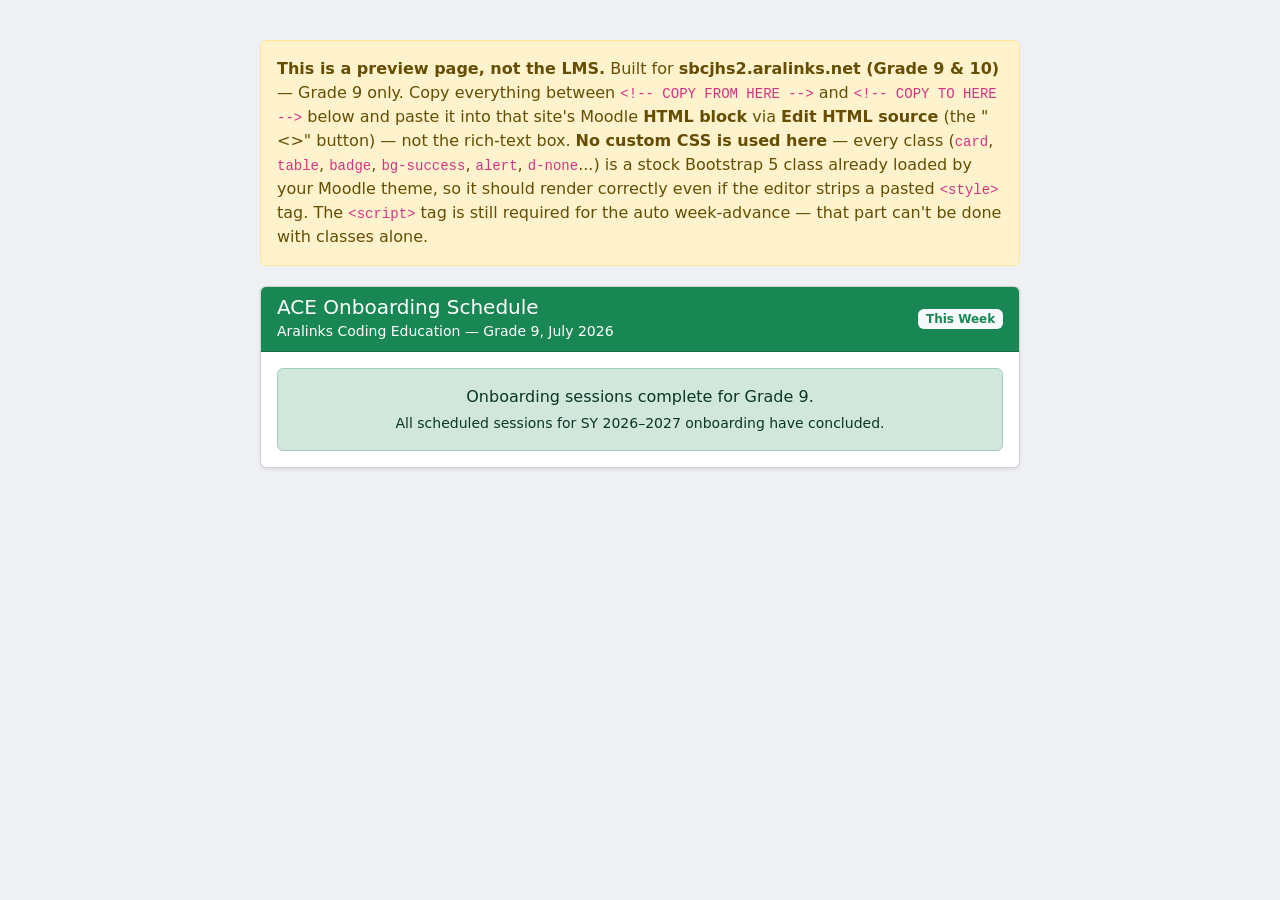
<file: lms-schedule-block-g9.html>
<!DOCTYPE html>
<html lang="en">
<head>
<meta charset="UTF-8">
<title>ACE Onboarding Schedule — Grade 9 LMS Block (paste-ready)</title>
<!-- Bootstrap 5 CDN below is ONLY so this file previews correctly when you
     open it directly in a browser (the LMS already has Bootstrap loaded
     site-wide, so nothing below the COPY marker depends on this link, and
     you should NOT paste this <link> into the LMS). -->
<link href="https://cdn.jsdelivr.net/npm/bootstrap@5.3.3/dist/css/bootstrap.min.css" rel="stylesheet">
<style>body{ background:#eef0f3; padding:40px 20px; } .preview-note{ max-width:760px; margin:0 auto 20px; } .preview-shell{ max-width:760px; margin:0 auto; }</style>
</head>
<body>

<div class="alert alert-warning preview-note">
  <b>This is a preview page, not the LMS.</b> Built for <b>sbcjhs2.aralinks.net (Grade 9 & 10)</b> — Grade 9 only.
  Copy everything between <code>&lt;!-- COPY FROM HERE --&gt;</code> and
  <code>&lt;!-- COPY TO HERE --&gt;</code> below and paste it into that site's
  Moodle <b>HTML block</b> via <b>Edit HTML source</b> (the "&lt;&gt;" button) —
  not the rich-text box. <b>No custom CSS is used here</b> — every class
  (<code>card</code>, <code>table</code>, <code>badge</code>, <code>bg-success</code>,
  <code>alert</code>, <code>d-none</code>...) is a stock Bootstrap 5 class
  already loaded by your Moodle theme, so it should render correctly even if
  the editor strips a pasted <code>&lt;style&gt;</code> tag. The
  <code>&lt;script&gt;</code> tag is still required for the auto week-advance —
  that part can't be done with classes alone.
</div>

<div class="preview-shell">

<!-- COPY FROM HERE -->
<div class="card shadow-sm mb-3" id="ace-onboarding-schedule">
  <div class="card-header bg-success text-white d-flex justify-content-between align-items-center flex-wrap gap-2">
    <div>
      <h5 class="mb-0">ACE Onboarding Schedule</h5>
      <small>Aralinks Coding Education &mdash; Grade 9, July 2026</small>
    </div>
    <span class="badge bg-light text-success">This Week</span>
  </div>
  <div class="card-body">

    <noscript><div class="alert alert-danger mb-3">This schedule needs JavaScript enabled to show the current week automatically.</div></noscript>

      <div class="week-block d-none" data-week-end="2026-07-09">
        <h6 class="fw-bold text-success mb-2">Week 1 <small class="text-muted fw-normal">July 7–10, 2026</small></h6>
        <div class="table-responsive">
          <table class="table table-bordered table-striped table-hover table-sm align-middle mb-0">
            <thead class="table-success">
              <tr><th>Day</th><th>Time</th><th>Section / Subject</th><th>#</th><th>Status</th></tr>
            </thead>
            <tbody>
            <tr data-date="2026-07-07" data-start-min="475" data-end-min="515">
              <td><strong>Tuesday</strong><br><span class="text-muted small">July 7</span></td>
              <td>7:55 - 8:35</td>
              <td><strong>Honesty</strong><br><span class="text-muted small">AP</span></td>
              <td class="text-center text-muted">2</td>
              <td><span class="badge status-pill bg-info text-white">UPCOMING</span></td>
            </tr>
            <tr data-date="2026-07-07" data-start-min="625" data-end-min="665">
              <td><strong>Tuesday</strong><br><span class="text-muted small">July 7</span></td>
              <td>10:25 - 11:05</td>
              <td><strong>Serenity</strong><br><span class="text-muted small">Math</span></td>
              <td class="text-center text-muted">2</td>
              <td><span class="badge status-pill bg-info text-white">UPCOMING</span></td>
            </tr>
            <tr data-date="2026-07-07" data-start-min="805" data-end-min="845">
              <td><strong>Tuesday</strong><br><span class="text-muted small">July 7</span></td>
              <td>1:25 - 2:05</td>
              <td><strong>Creativity</strong><br><span class="text-muted small">MAPEH</span></td>
              <td class="text-center text-muted">2</td>
              <td><span class="badge status-pill bg-info text-white">UPCOMING</span></td>
            </tr>
            <tr data-date="2026-07-08" data-start-min="515" data-end-min="555">
              <td><strong>Wednesday</strong><br><span class="text-muted small">July 8</span></td>
              <td>8:35 - 9:15</td>
              <td><strong>Modesty</strong><br><span class="text-muted small">Filipino</span></td>
              <td class="text-center text-muted">2</td>
              <td><span class="badge status-pill bg-info text-white">UPCOMING</span></td>
            </tr>
            <tr data-date="2026-07-08" data-start-min="665" data-end-min="705">
              <td><strong>Wednesday</strong><br><span class="text-muted small">July 8</span></td>
              <td>11:05 - 11:45</td>
              <td><strong>Loyalty</strong><br><span class="text-muted small">TLE</span></td>
              <td class="text-center text-muted">2</td>
              <td><span class="badge status-pill bg-info text-white">UPCOMING</span></td>
            </tr>
            <tr data-date="2026-07-08" data-start-min="845" data-end-min="885">
              <td><strong>Wednesday</strong><br><span class="text-muted small">July 8</span></td>
              <td>2:05 - 2:45</td>
              <td><strong>Industry</strong><br><span class="text-muted small">Science</span></td>
              <td class="text-center text-muted">2</td>
              <td><span class="badge status-pill bg-info text-white">UPCOMING</span></td>
            </tr>
            <tr data-date="2026-07-09" data-start-min="475" data-end-min="515">
              <td><strong>Thursday</strong><br><span class="text-muted small">July 9</span></td>
              <td>7:55 - 8:35</td>
              <td><strong>Integrity</strong><br><span class="text-muted small">MAPEH</span></td>
              <td class="text-center text-muted">2</td>
              <td><span class="badge status-pill bg-info text-white">UPCOMING</span></td>
            </tr>
            <tr data-date="2026-07-09" data-start-min="805" data-end-min="845">
              <td><strong>Thursday</strong><br><span class="text-muted small">July 9</span></td>
              <td>1:25 - 2:05</td>
              <td><strong>Serenity</strong><br><span class="text-muted small">Science</span></td>
              <td class="text-center text-muted">3</td>
              <td><span class="badge status-pill bg-info text-white">UPCOMING</span></td>
            </tr>
            </tbody>
          </table>
        </div>
      </div>
      <div class="week-block d-none" data-week-end="2026-07-17">
        <h6 class="fw-bold text-success mb-2">Week 2 <small class="text-muted fw-normal">July 14–17, 2026</small></h6>
        <div class="table-responsive">
          <table class="table table-bordered table-striped table-hover table-sm align-middle mb-0">
            <thead class="table-success">
              <tr><th>Day</th><th>Time</th><th>Section / Subject</th><th>#</th><th>Status</th></tr>
            </thead>
            <tbody>
            <tr data-date="2026-07-14" data-start-min="435" data-end-min="475">
              <td><strong>Tuesday</strong><br><span class="text-muted small">July 14</span></td>
              <td>7:15 - 7:55</td>
              <td><strong>Honesty</strong><br><span class="text-muted small">MAPEH</span></td>
              <td class="text-center text-muted">3</td>
              <td><span class="badge status-pill bg-info text-white">UPCOMING</span></td>
            </tr>
            <tr data-date="2026-07-14" data-start-min="475" data-end-min="515">
              <td><strong>Tuesday</strong><br><span class="text-muted small">July 14</span></td>
              <td>7:55 - 8:35</td>
              <td><strong>Modesty</strong><br><span class="text-muted small">Math</span></td>
              <td class="text-center text-muted">3</td>
              <td><span class="badge status-pill bg-info text-white">UPCOMING</span></td>
            </tr>
            <tr data-date="2026-07-15" data-start-min="475" data-end-min="515">
              <td><strong>Wednesday</strong><br><span class="text-muted small">July 15</span></td>
              <td>7:55 - 8:35</td>
              <td><strong>Creativity</strong><br><span class="text-muted small">Filipino</span></td>
              <td class="text-center text-muted">3</td>
              <td><span class="badge status-pill bg-info text-white">UPCOMING</span></td>
            </tr>
            <tr data-date="2026-07-15" data-start-min="585" data-end-min="625">
              <td><strong>Wednesday</strong><br><span class="text-muted small">July 15</span></td>
              <td>9:45 - 10:25</td>
              <td><strong>Loyalty</strong><br><span class="text-muted small">CLVE</span></td>
              <td class="text-center text-muted">3</td>
              <td><span class="badge status-pill bg-info text-white">UPCOMING</span></td>
            </tr>
            <tr data-date="2026-07-16" data-start-min="435" data-end-min="475">
              <td><strong>Thursday</strong><br><span class="text-muted small">July 16</span></td>
              <td>7:15 - 7:55</td>
              <td><strong>Serenity</strong><br><span class="text-muted small">Filipino</span></td>
              <td class="text-center text-muted">4</td>
              <td><span class="badge status-pill bg-info text-white">UPCOMING</span></td>
            </tr>
            <tr data-date="2026-07-16" data-start-min="625" data-end-min="665">
              <td><strong>Thursday</strong><br><span class="text-muted small">July 16</span></td>
              <td>10:25 - 11:05</td>
              <td><strong>Industry</strong><br><span class="text-muted small">TLE</span></td>
              <td class="text-center text-muted">3</td>
              <td><span class="badge status-pill bg-info text-white">UPCOMING</span></td>
            </tr>
            <tr data-date="2026-07-16" data-start-min="805" data-end-min="845">
              <td><strong>Thursday</strong><br><span class="text-muted small">July 16</span></td>
              <td>1:25 - 2:05</td>
              <td><strong>Integrity</strong><br><span class="text-muted small">CLVE</span></td>
              <td class="text-center text-muted">3</td>
              <td><span class="badge status-pill bg-info text-white">UPCOMING</span></td>
            </tr>
            <tr data-date="2026-07-17" data-start-min="805" data-end-min="845">
              <td><strong>Friday</strong><br><span class="text-muted small">July 17</span></td>
              <td>1:25 - 2:05</td>
              <td><strong>Industry</strong><br><span class="text-muted small">AP</span></td>
              <td class="text-center text-muted">4</td>
              <td><span class="badge status-pill bg-info text-white">UPCOMING</span></td>
            </tr>
            </tbody>
          </table>
        </div>
      </div>
      <div class="week-block d-none" data-week-end="2026-07-24">
        <h6 class="fw-bold text-success mb-2">Week 3 <small class="text-muted fw-normal">July 21–24, 2026</small></h6>
        <div class="table-responsive">
          <table class="table table-bordered table-striped table-hover table-sm align-middle mb-0">
            <thead class="table-success">
              <tr><th>Day</th><th>Time</th><th>Section / Subject</th><th>#</th><th>Status</th></tr>
            </thead>
            <tbody>
            <tr data-date="2026-07-21" data-start-min="475" data-end-min="515">
              <td><strong>Tuesday</strong><br><span class="text-muted small">July 21</span></td>
              <td>7:55 - 8:35</td>
              <td><strong>Loyalty</strong><br><span class="text-muted small">MAPEH</span></td>
              <td class="text-center text-muted">4</td>
              <td><span class="badge status-pill bg-info text-white">UPCOMING</span></td>
            </tr>
            <tr data-date="2026-07-21" data-start-min="765" data-end-min="805">
              <td><strong>Tuesday</strong><br><span class="text-muted small">July 21</span></td>
              <td>12:45 - 1:25</td>
              <td><strong>Industry</strong><br><span class="text-muted small">Filipino</span></td>
              <td class="text-center text-muted">5</td>
              <td><span class="badge status-pill bg-info text-white">UPCOMING</span></td>
            </tr>
            <tr data-date="2026-07-24" data-start-min="515" data-end-min="555">
              <td><strong>Friday</strong><br><span class="text-muted small">July 24</span></td>
              <td>8:35 - 9:15</td>
              <td><strong>Creativity</strong><br><span class="text-muted small">AP</span></td>
              <td class="text-center text-muted">4</td>
              <td><span class="badge status-pill bg-info text-white">UPCOMING</span></td>
            </tr>
            <tr data-date="2026-07-24" data-start-min="765" data-end-min="805">
              <td><strong>Friday</strong><br><span class="text-muted small">July 24</span></td>
              <td>12:45 - 1:25</td>
              <td><strong>Serenity</strong><br><span class="text-muted small">MAPEH</span></td>
              <td class="text-center text-muted">5</td>
              <td><span class="badge status-pill bg-info text-white">UPCOMING</span></td>
            </tr>
            </tbody>
          </table>
        </div>
      </div>
      <div class="week-block d-none" data-week-end="2026-07-31">
        <h6 class="fw-bold text-success mb-2">Week 4 <small class="text-muted fw-normal">July 28–31, 2026</small></h6>
        <div class="table-responsive">
          <table class="table table-bordered table-striped table-hover table-sm align-middle mb-0">
            <thead class="table-success">
              <tr><th>Day</th><th>Time</th><th>Section / Subject</th><th>#</th><th>Status</th></tr>
            </thead>
            <tbody>
            <tr data-date="2026-07-28" data-start-min="625" data-end-min="665">
              <td><strong>Tuesday</strong><br><span class="text-muted small">July 28</span></td>
              <td>10:25 - 11:05</td>
              <td><strong>Honesty</strong><br><span class="text-muted small">CLVE</span></td>
              <td class="text-center text-muted">4</td>
              <td><span class="badge status-pill bg-info text-white">UPCOMING</span></td>
            </tr>
            <tr data-date="2026-07-28" data-start-min="805" data-end-min="845">
              <td><strong>Tuesday</strong><br><span class="text-muted small">July 28</span></td>
              <td>1:25 - 2:05</td>
              <td><strong>Integrity</strong><br><span class="text-muted small">Science</span></td>
              <td class="text-center text-muted">4</td>
              <td><span class="badge status-pill bg-info text-white">UPCOMING</span></td>
            </tr>
            <tr data-date="2026-07-28" data-start-min="845" data-end-min="885">
              <td><strong>Tuesday</strong><br><span class="text-muted small">July 28</span></td>
              <td>2:05 - 2:45</td>
              <td><strong>Modesty</strong><br><span class="text-muted small">AP</span></td>
              <td class="text-center text-muted">4</td>
              <td><span class="badge status-pill bg-info text-white">UPCOMING</span></td>
            </tr>
            <tr data-date="2026-07-29" data-start-min="585" data-end-min="625">
              <td><strong>Wednesday</strong><br><span class="text-muted small">July 29</span></td>
              <td>9:45 - 10:25</td>
              <td><strong>Modesty</strong><br><span class="text-muted small">TLE</span></td>
              <td class="text-center text-muted">5</td>
              <td><span class="badge status-pill bg-info text-white">UPCOMING</span></td>
            </tr>
            <tr data-date="2026-07-30" data-start-min="435" data-end-min="475">
              <td><strong>Thursday</strong><br><span class="text-muted small">July 30</span></td>
              <td>7:15 - 7:55</td>
              <td><strong>Creativity</strong><br><span class="text-muted small">TLE</span></td>
              <td class="text-center text-muted">5</td>
              <td><span class="badge status-pill bg-info text-white">UPCOMING</span></td>
            </tr>
            <tr data-date="2026-07-30" data-start-min="515" data-end-min="555">
              <td><strong>Thursday</strong><br><span class="text-muted small">July 30</span></td>
              <td>8:35 - 9:15</td>
              <td><strong>Loyalty</strong><br><span class="text-muted small">English</span></td>
              <td class="text-center text-muted">5</td>
              <td><span class="badge status-pill bg-info text-white">UPCOMING</span></td>
            </tr>
            <tr data-date="2026-07-30" data-start-min="805" data-end-min="845">
              <td><strong>Thursday</strong><br><span class="text-muted small">July 30</span></td>
              <td>1:25 - 2:05</td>
              <td><strong>Honesty</strong><br><span class="text-muted small">Math</span></td>
              <td class="text-center text-muted">5</td>
              <td><span class="badge status-pill bg-info text-white">UPCOMING</span></td>
            </tr>
            <tr data-date="2026-07-31" data-start-min="515" data-end-min="555">
              <td><strong>Friday</strong><br><span class="text-muted small">July 31</span></td>
              <td>8:35 - 9:15</td>
              <td><strong>Integrity</strong><br><span class="text-muted small">Math</span></td>
              <td class="text-center text-muted">5</td>
              <td><span class="badge status-pill bg-info text-white">UPCOMING</span></td>
            </tr>
            </tbody>
          </table>
        </div>
      </div>

    <div class="alert alert-success text-center mb-0 completed-msg d-none">
      Onboarding sessions complete for Grade 9.
      <div class="small fw-normal mt-1">All scheduled sessions for SY 2026&ndash;2027 onboarding have concluded.</div>
    </div>

  </div>
</div>
<script>
(function(){
  function pad(n){ return String(n).padStart(2,'0'); }
  var now = new Date();
  var todayISO = now.getFullYear() + '-' + pad(now.getMonth()+1) + '-' + pad(now.getDate());
  var nowMin = now.getHours()*60 + now.getMinutes();

  var root = document.getElementById('ace-onboarding-schedule');
  if(root){
    var weeks = root.querySelectorAll('.week-block');
    var shown = null;
    weeks.forEach(function(w){
      if(!shown && todayISO <= w.getAttribute('data-week-end')) shown = w;
    });
    weeks.forEach(function(w){ w.classList.toggle('d-none', w !== shown); });
    var doneMsg = root.querySelector('.completed-msg');
    if(doneMsg) doneMsg.classList.toggle('d-none', !!shown);

    root.querySelectorAll('tbody tr[data-date]').forEach(function(tr){
      var date = tr.getAttribute('data-date');
      var startMin = parseInt(tr.getAttribute('data-start-min'), 10);
      var endMin = parseInt(tr.getAttribute('data-end-min'), 10);
      var pill = tr.querySelector('.status-pill');
      var label, cls;
      tr.classList.remove('table-warning');
      if(date < todayISO){ label = 'DONE'; cls = 'bg-success text-white'; }
      else if(date > todayISO){ label = 'UPCOMING'; cls = 'bg-info text-white'; }
      else if(nowMin < startMin){ label = 'UPCOMING'; cls = 'bg-info text-white'; }
      else if(nowMin < endMin){ label = 'NOW'; cls = 'bg-warning text-dark'; tr.classList.add('table-warning'); }
      else { label = 'DONE'; cls = 'bg-success text-white'; }
      pill.textContent = label;
      pill.className = 'badge status-pill ' + cls;
    });
  }
})();
</script>
<!-- COPY TO HERE -->

</div>
</body>
</html>
</file>
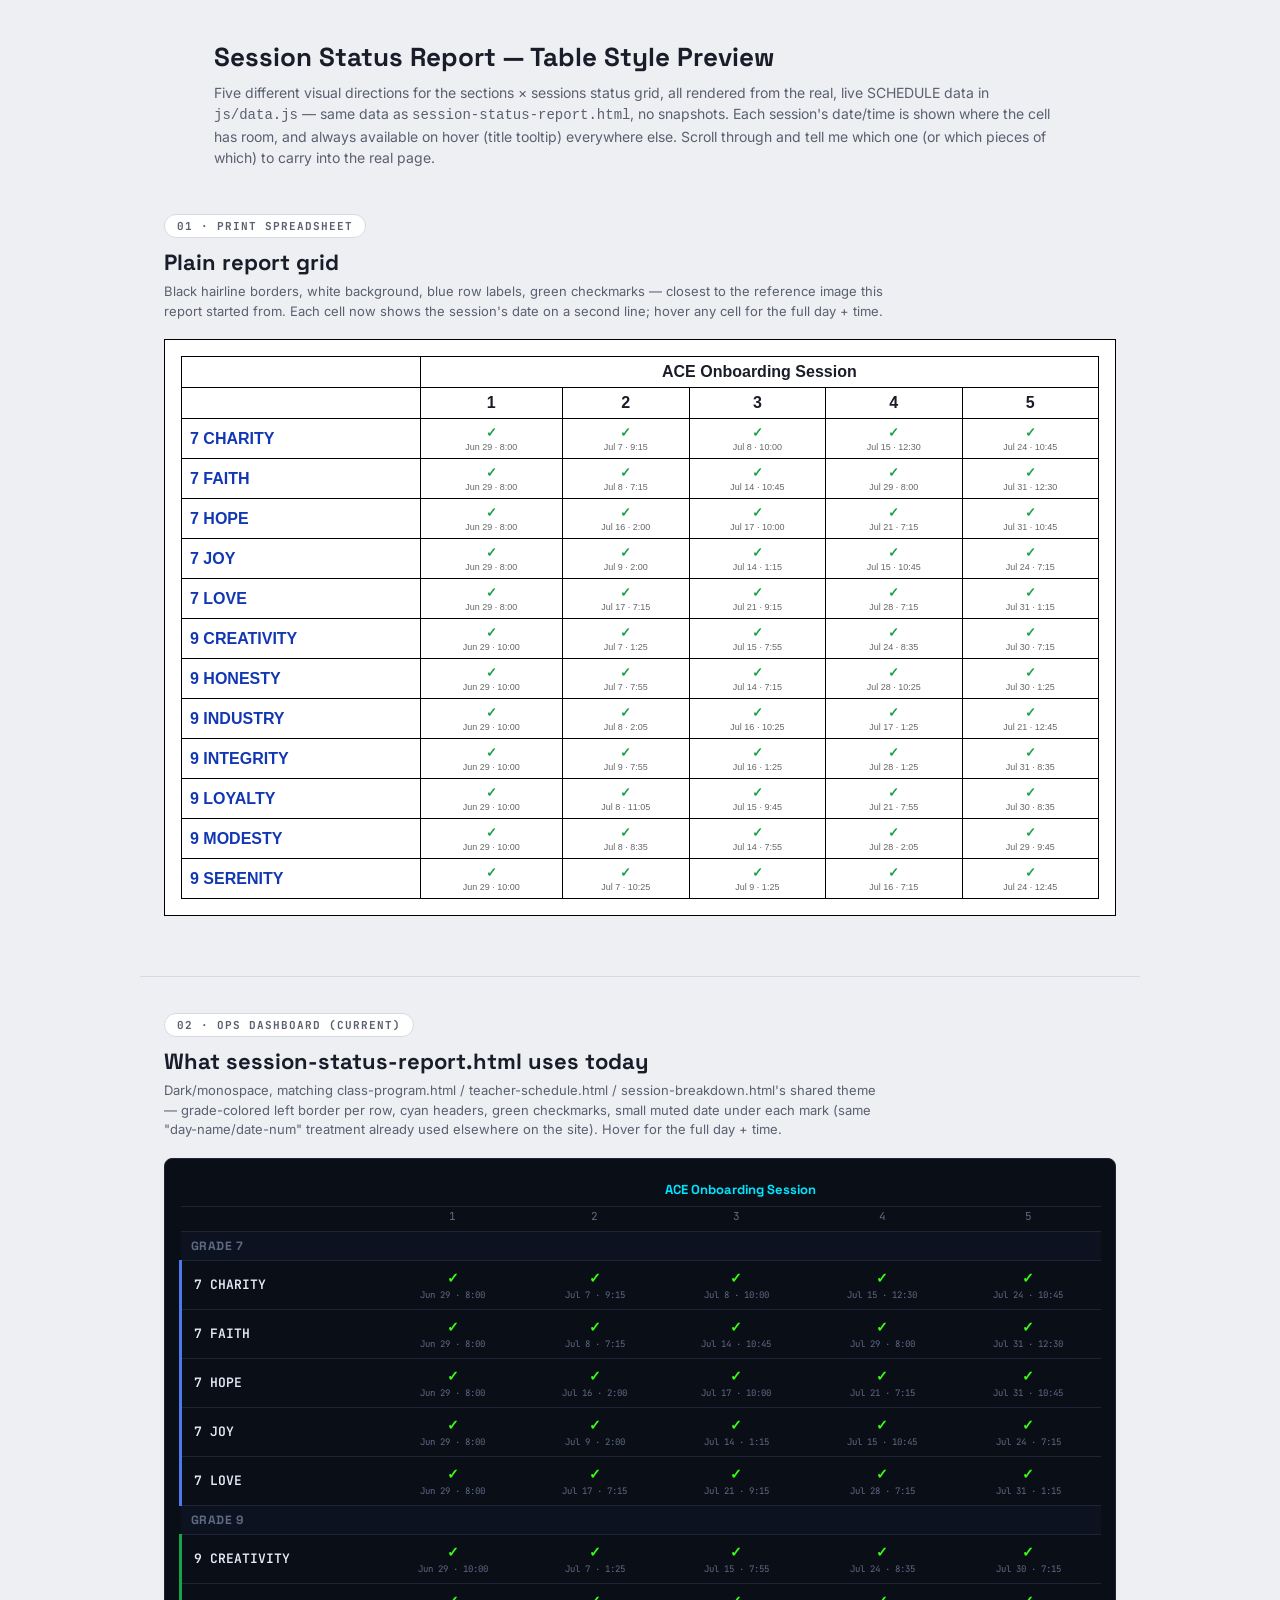
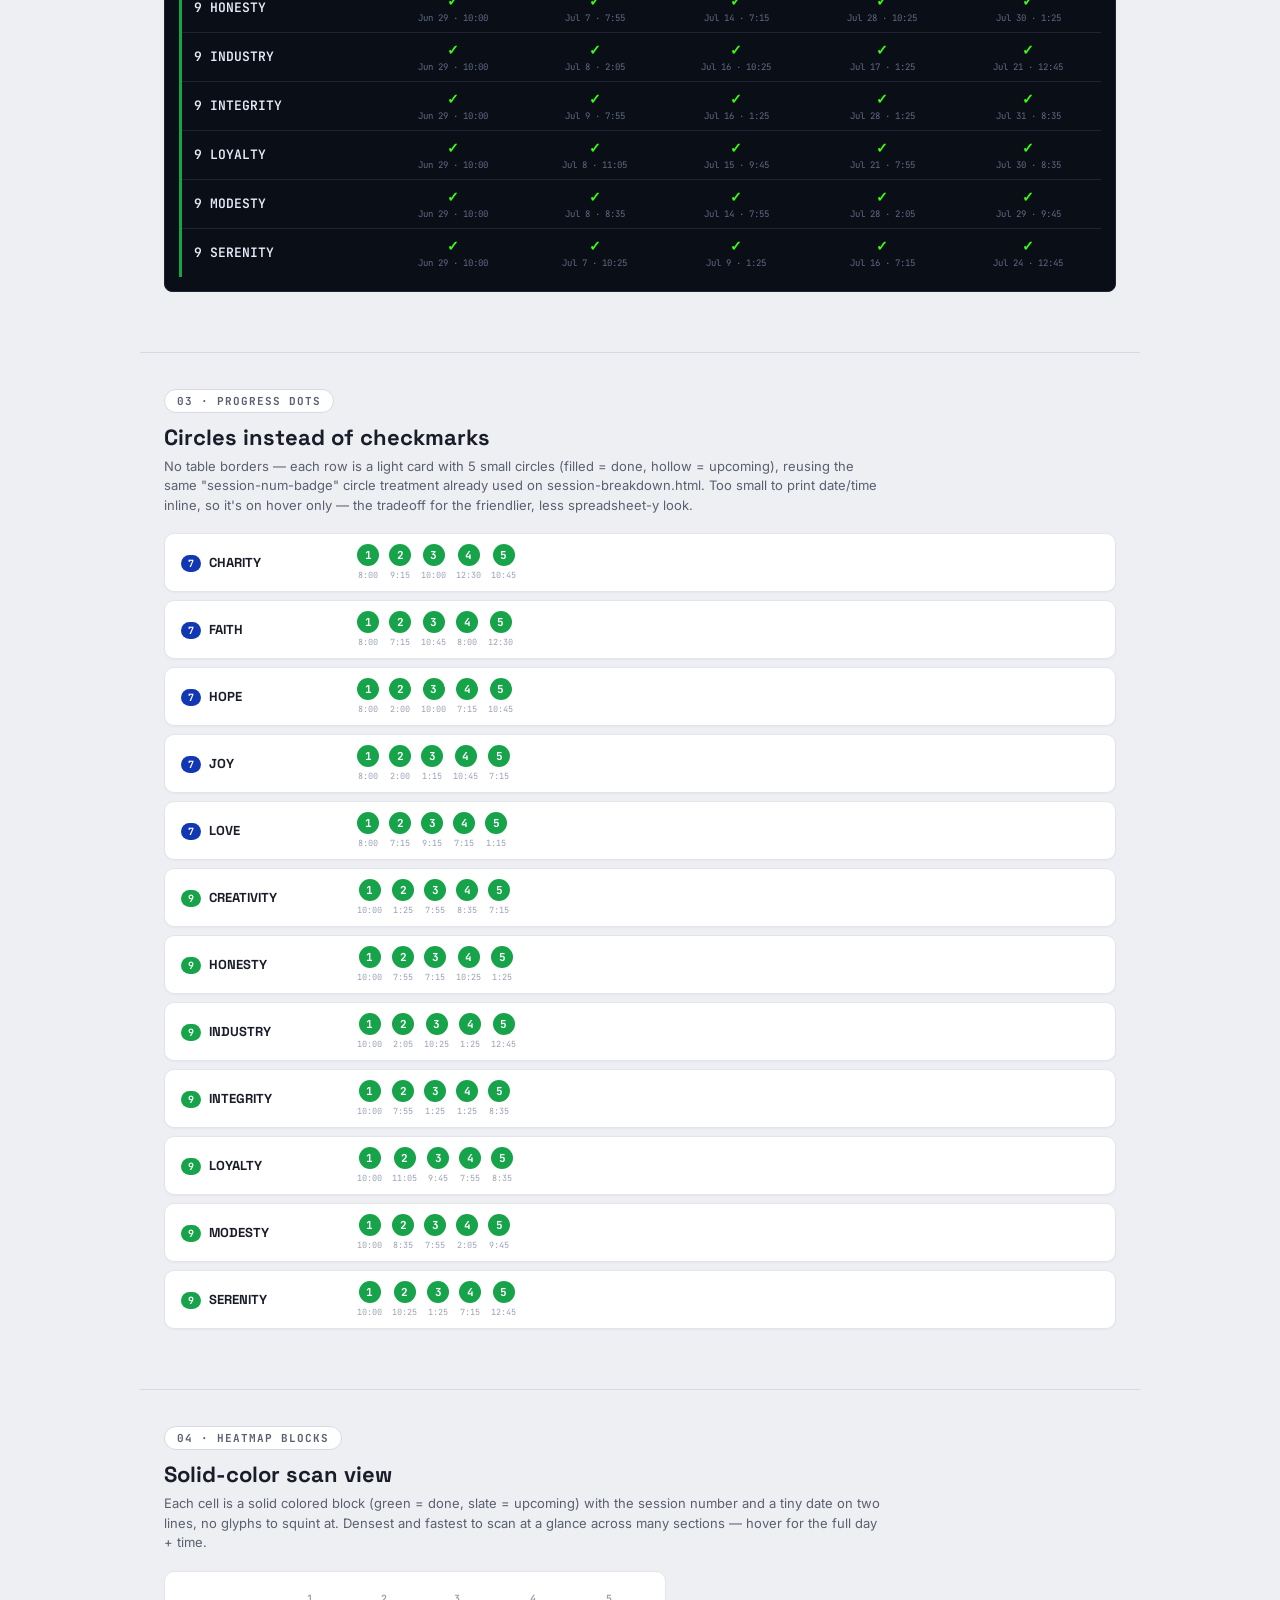
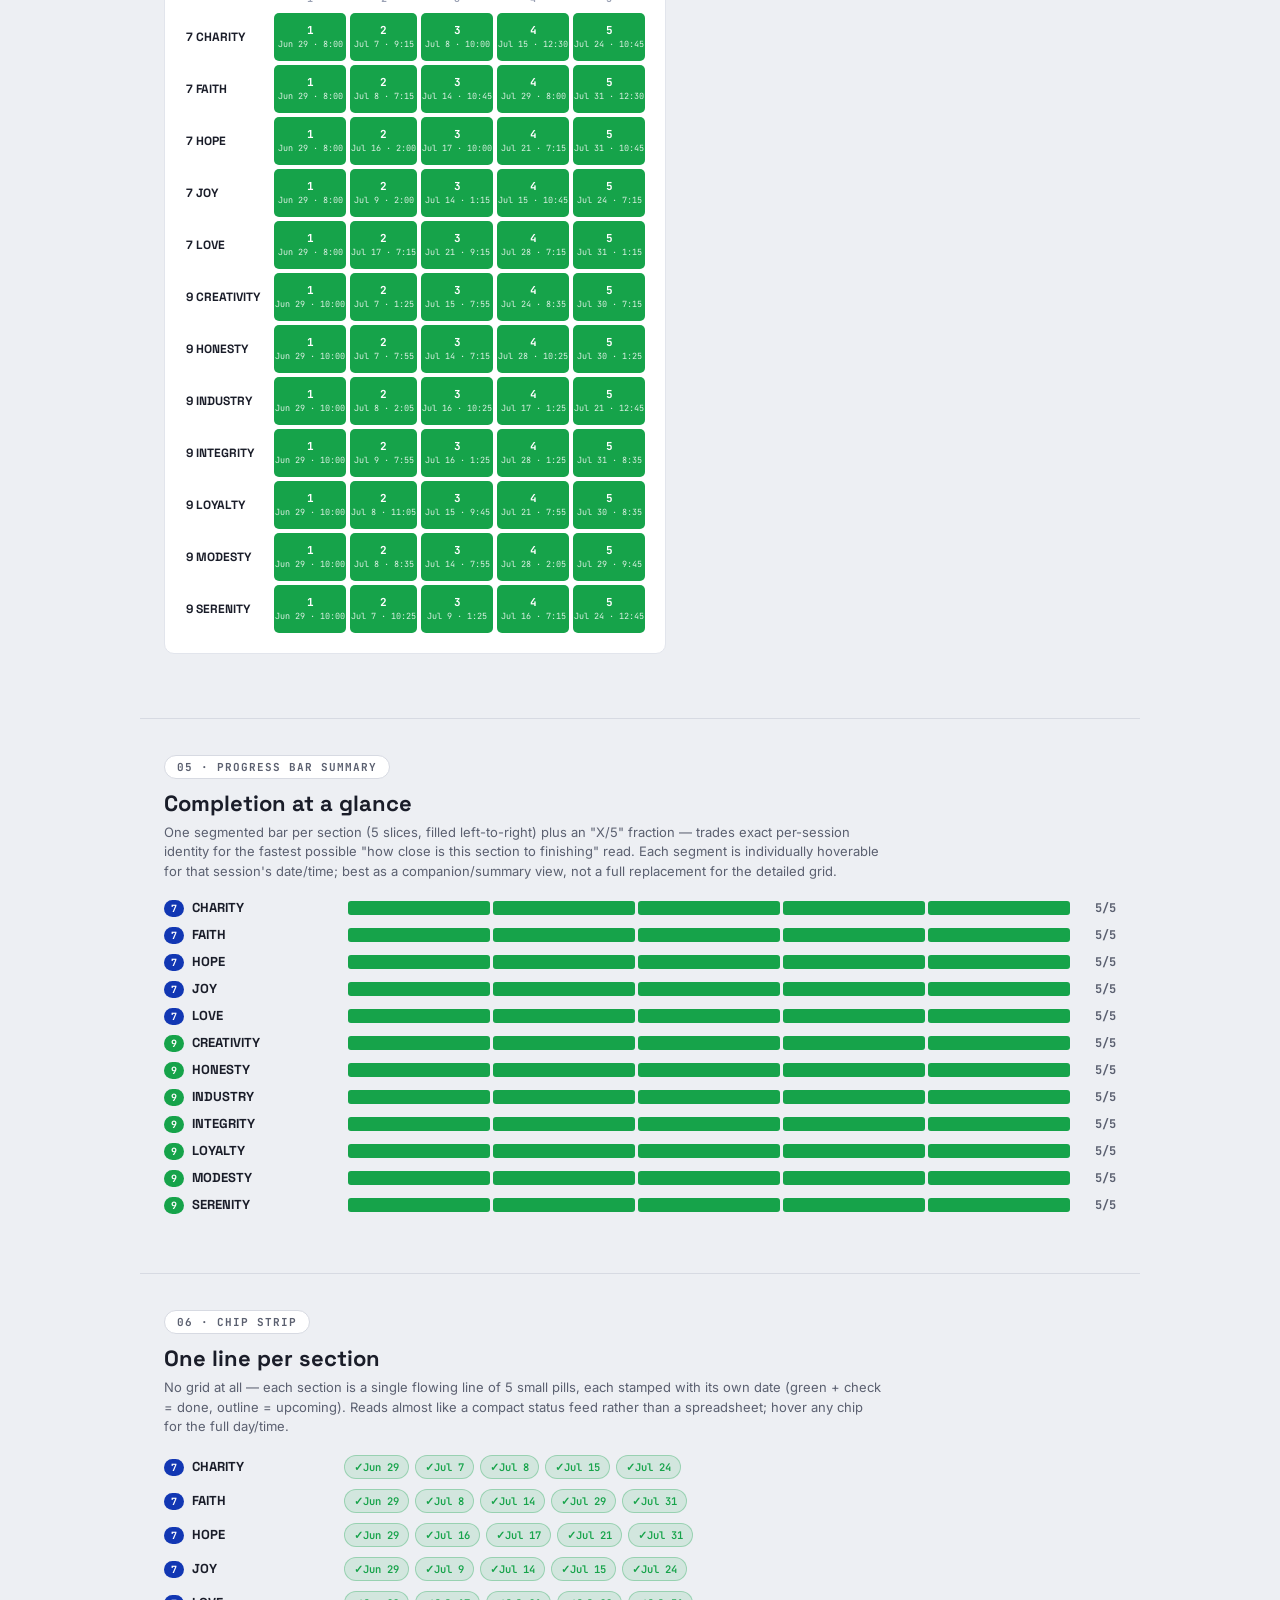
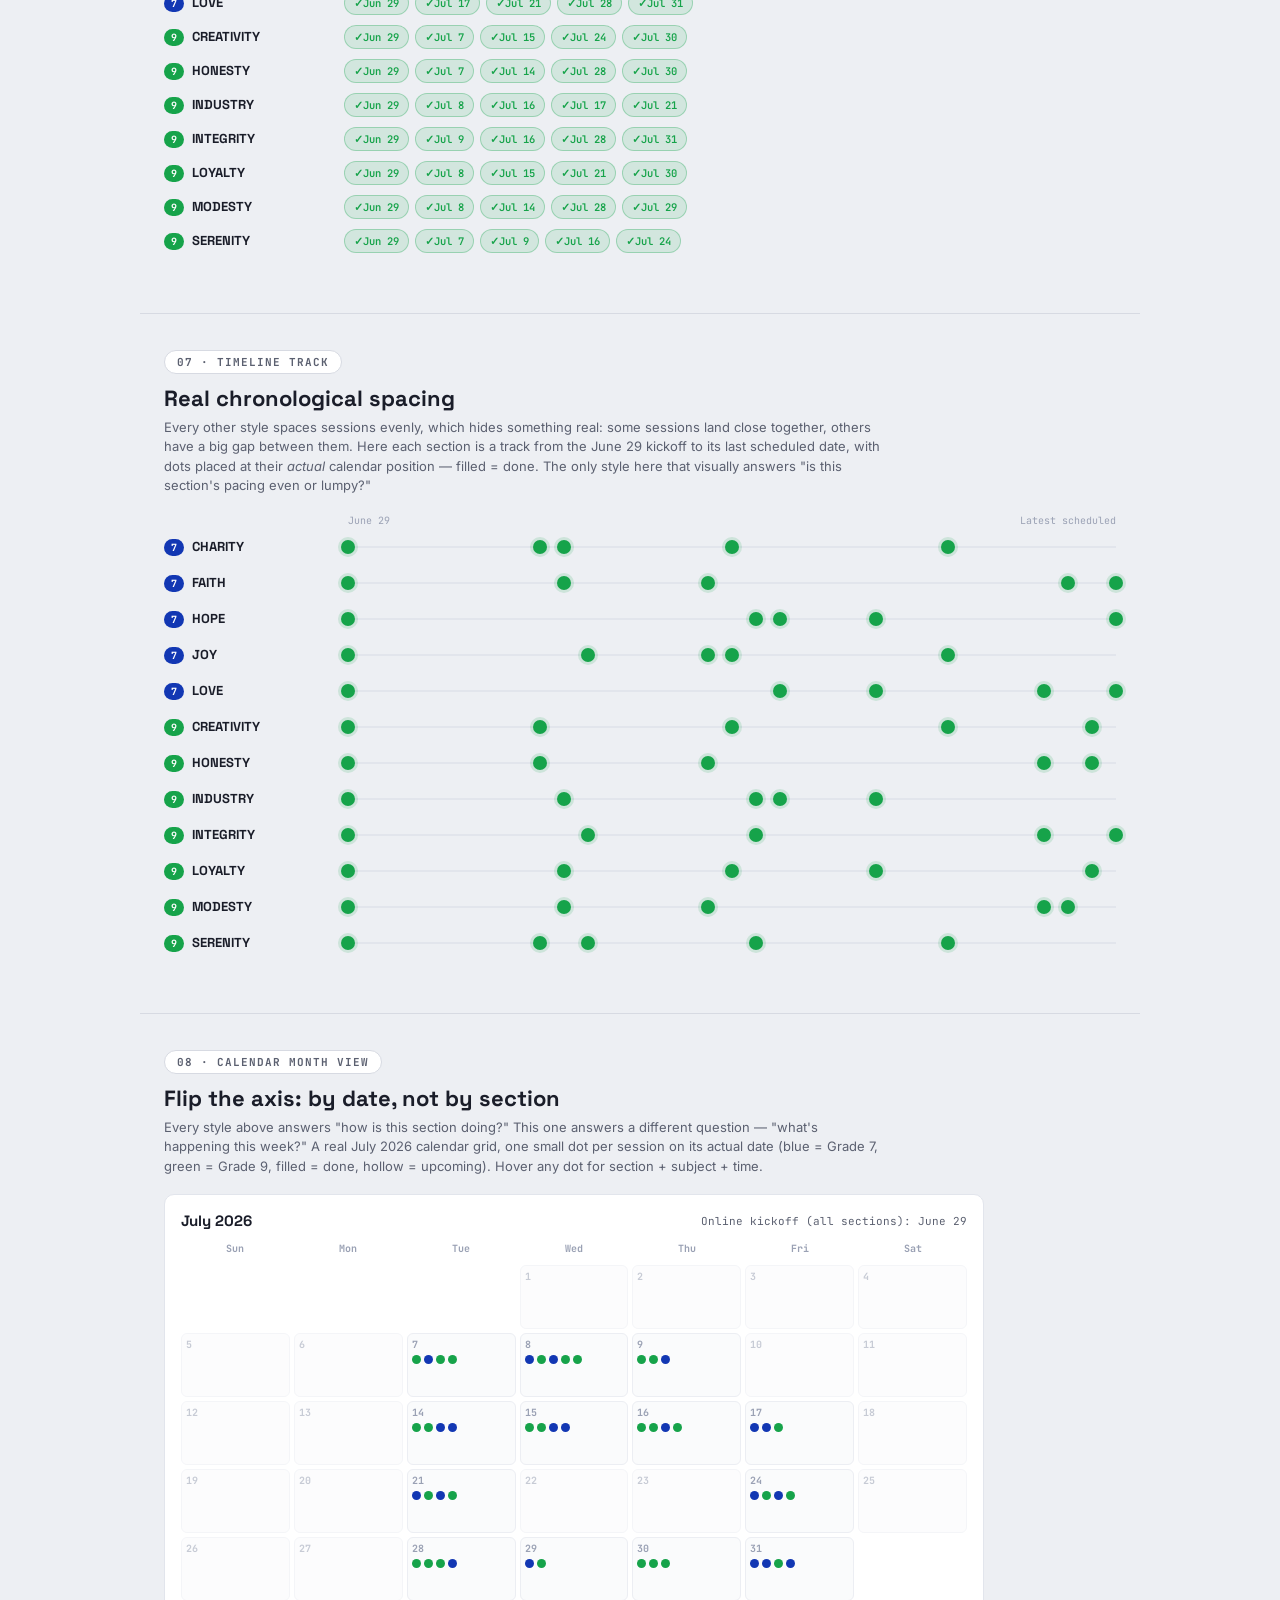
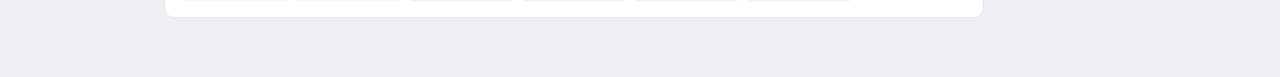
<file: session-status-preview.html>
<!DOCTYPE html>
<html lang="en">
<head>
<meta charset="UTF-8">
<title>Session Status Report — Table Style Preview</title>
<link rel="preconnect" href="https://fonts.googleapis.com">
<link href="https://fonts.googleapis.com/css2?family=Space+Grotesk:wght@500;600;700&family=Inter:wght@400;500;600;700&family=JetBrains+Mono:wght@400;500;600;700&display=swap" rel="stylesheet">
<style>
  :root{ --page-bg:#EDEFF3; --page-ink:#1a1d29; }
  *{box-sizing:border-box;}
  body{margin:0;font-family:Inter,sans-serif;background:var(--page-bg);color:var(--page-ink);}
  .intro{max-width:900px;margin:0 auto;padding:40px 24px 10px;}
  .intro h1{font-family:'Space Grotesk',sans-serif;font-size:26px;margin:0 0 8px;}
  .intro p{color:#5b6070;font-size:14px;line-height:1.5;margin:0;}
  .sample{max-width:1000px;margin:0 auto;padding:36px 24px 60px;}
  .sample-head{margin-bottom:18px;}
  .sample-head .label{
    display:inline-block;font-family:'JetBrains Mono',monospace;font-size:11px;font-weight:700;
    letter-spacing:1px;text-transform:uppercase;color:#5b6070;background:#fff;border:1px solid #d7dae2;
    border-radius:999px;padding:4px 12px;margin-bottom:10px;
  }
  .sample-head h2{font-family:'Space Grotesk',sans-serif;font-size:22px;margin:0 0 6px;}
  .sample-head p{font-size:13px;color:#5b6070;margin:0;max-width:720px;line-height:1.5;}
  .divider{max-width:1000px;margin:0 auto;height:1px;background:#d7dae2;}
</style>
</head>
<body>

<div class="intro">
  <h1>Session Status Report — Table Style Preview</h1>
  <p>Five different visual directions for the sections&nbsp;&times;&nbsp;sessions status grid, all rendered from the real, live SCHEDULE data in <code>js/data.js</code> — same data as <code>session-status-report.html</code>, no snapshots. Each session's date/time is shown where the cell has room, and always available on hover (title tooltip) everywhere else. Scroll through and tell me which one (or which pieces of which) to carry into the real page.</p>
</div>

<!-- ============ 1. PRINT SPREADSHEET ============ -->
<div class="sample">
  <div class="sample-head">
    <span class="label">01 &middot; Print Spreadsheet</span>
    <h2>Plain report grid</h2>
    <p>Black hairline borders, white background, blue row labels, green checkmarks — closest to the reference image this report started from. Each cell now shows the session's date on a second line; hover any cell for the full day + time.</p>
  </div>
  <div id="style1"></div>
</div>
<div class="divider"></div>

<!-- ============ 2. OPS DASHBOARD (current) ============ -->
<div class="sample">
  <div class="sample-head">
    <span class="label">02 &middot; Ops Dashboard (current)</span>
    <h2>What session-status-report.html uses today</h2>
    <p>Dark/monospace, matching class-program.html / teacher-schedule.html / session-breakdown.html's shared theme — grade-colored left border per row, cyan headers, green checkmarks, small muted date under each mark (same "day-name/date-num" treatment already used elsewhere on the site). Hover for the full day + time.</p>
  </div>
  <div id="style2"></div>
</div>
<div class="divider"></div>

<!-- ============ 3. PROGRESS DOTS ============ -->
<div class="sample">
  <div class="sample-head">
    <span class="label">03 &middot; Progress Dots</span>
    <h2>Circles instead of checkmarks</h2>
    <p>No table borders — each row is a light card with 5 small circles (filled = done, hollow = upcoming), reusing the same "session-num-badge" circle treatment already used on session-breakdown.html. Too small to print date/time inline, so it's on hover only — the tradeoff for the friendlier, less spreadsheet-y look.</p>
  </div>
  <div id="style3"></div>
</div>
<div class="divider"></div>

<!-- ============ 4. HEATMAP BLOCKS ============ -->
<div class="sample">
  <div class="sample-head">
    <span class="label">04 &middot; Heatmap Blocks</span>
    <h2>Solid-color scan view</h2>
    <p>Each cell is a solid colored block (green = done, slate = upcoming) with the session number and a tiny date on two lines, no glyphs to squint at. Densest and fastest to scan at a glance across many sections — hover for the full day + time.</p>
  </div>
  <div id="style4"></div>
</div>
<div class="divider"></div>

<!-- ============ 5. PROGRESS BAR SUMMARY ============ -->
<div class="sample">
  <div class="sample-head">
    <span class="label">05 &middot; Progress Bar Summary</span>
    <h2>Completion at a glance</h2>
    <p>One segmented bar per section (5 slices, filled left-to-right) plus an "X/5" fraction — trades exact per-session identity for the fastest possible "how close is this section to finishing" read. Each segment is individually hoverable for that session's date/time; best as a companion/summary view, not a full replacement for the detailed grid.</p>
  </div>
  <div id="style5"></div>
</div>
<div class="divider"></div>

<!-- ============ 6. CHIP STRIP ============ -->
<div class="sample">
  <div class="sample-head">
    <span class="label">06 &middot; Chip Strip</span>
    <h2>One line per section</h2>
    <p>No grid at all — each section is a single flowing line of 5 small pills, each stamped with its own date (green + check = done, outline = upcoming). Reads almost like a compact status feed rather than a spreadsheet; hover any chip for the full day/time.</p>
  </div>
  <div id="style6"></div>
</div>
<div class="divider"></div>

<!-- ============ 7. TIMELINE TRACK ============ -->
<div class="sample">
  <div class="sample-head">
    <span class="label">07 &middot; Timeline Track</span>
    <h2>Real chronological spacing</h2>
    <p>Every other style spaces sessions evenly, which hides something real: some sessions land close together, others have a big gap between them. Here each section is a track from the June&nbsp;29 kickoff to its last scheduled date, with dots placed at their <em>actual</em> calendar position — filled = done. The only style here that visually answers "is this section's pacing even or lumpy?"</p>
  </div>
  <div id="style7"></div>
</div>
<div class="divider"></div>

<!-- ============ 8. CALENDAR MONTH VIEW ============ -->
<div class="sample">
  <div class="sample-head">
    <span class="label">08 &middot; Calendar Month View</span>
    <h2>Flip the axis: by date, not by section</h2>
    <p>Every style above answers "how is this section doing?" This one answers a different question — "what's happening this week?" A real July 2026 calendar grid, one small dot per session on its actual date (blue = Grade 7, green = Grade 9, filled = done, hollow = upcoming). Hover any dot for section + subject + time.</p>
  </div>
  <div id="style8"></div>
</div>

<script src="js/data.js"></script>
<script>
/* ================= SHARED DATA (same logic as js/session-status-report.js,
   extended with date/day/time per session so every cell can show or at
   least tooltip when it happened). ================= */
const ONLINE_SESSION = { G7: { time: "8:00 - 9:00 AM" }, G9: { time: "10:00 - 11:00 AM" } };
const ONLINE_DATE = "June 29";

function buildSessionStatus(){
  const grades = {};
  Object.entries(SCHEDULE).forEach(([week, rows])=>{
    rows.forEach(([time, day, grade, act, num, status])=>{
      if(num === "CANCELLED") return;
      const m = act.match(/^(.*)\s\((.+)\)$/);
      const section = m ? m[1] : act;
      if(!grades[grade]) grades[grade] = {};
      if(!grades[grade][section]) grades[grade][section] = {};
      grades[grade][section][num] = { done: status === "DONE", date: DAY_DATES[week][day], day, time };
    });
  });
  return grades;
}
function gradeNumber(grade){ return grade.replace("G", ""); }
function shortDate(dateStr){
  // "July 21" -> "Jul 21"
  return dateStr.replace(/^(\w{3})\w*/, "$1");
}
function shortTime(m){
  // "12:45 - 1:25" -> "12:45" (start time only, matches this project's
  // no-AM/PM display convention elsewhere — full range stays in the
  // hover tooltip via tooltipFor()).
  if(!m.time) return "";
  return m.time.split(" - ")[0].trim();
}
function tooltipFor(m){
  if(!m.date) return "Not yet scheduled";
  return `${m.day}, ${m.date} · ${m.time}`;
}
function sectionRows(){
  const grades = buildSessionStatus();
  const rows = [];
  ["G7","G9"].filter(g=>grades[g]).forEach(grade=>{
    Object.keys(grades[grade]).sort().forEach(section=>{
      const data = grades[grade][section];
      const marks = [1,2,3,4,5].map(n=>{
        if(n === 1) return { done: true, date: ONLINE_DATE, day: "Online", time: ONLINE_SESSION[grade].time };
        return data[n] || { done: false, date: null, day: null, time: null };
      });
      rows.push({ grade, section, marks, count: marks.filter(m=>m.done).length });
    });
  });
  return rows;
}
const ROWS = sectionRows();

/* ================= 1. PRINT SPREADSHEET ================= */
(function(){
  const css = `
    #style1{font-family:Arial,Helvetica,sans-serif;background:#fff;border:1px solid #000;padding:16px;}
    #style1 table{border-collapse:collapse;width:100%;}
    #style1 th,#style1 td{border:1px solid #000;padding:6px 8px;text-align:center;}
    #style1 thead th{font-weight:700;}
    #style1 .row-label{text-align:left;color:#1237B3;font-weight:600;white-space:nowrap;}
    #style1 .mark{font-weight:700;color:#16A34A;font-size:13px;cursor:default;min-width:64px;}
    #style1 .mdate{display:block;font-weight:400;color:#666;font-size:9px;margin-top:2px;white-space:nowrap;}
  `;
  const style = document.createElement("style"); style.textContent = css; document.head.appendChild(style);
  const body = ROWS.map(r=>`
    <tr>
      <td class="row-label">${gradeNumber(r.grade)} ${r.section.toUpperCase()}</td>
      ${r.marks.map(m=>`<td class="mark" title="${tooltipFor(m)}">${m.done ? "&#10003;" : ""}${m.date ? `<span class="mdate">${shortDate(m.date)} · ${shortTime(m)}</span>` : ""}</td>`).join("")}
    </tr>
  `).join("");
  document.getElementById("style1").innerHTML = `
    <table>
      <thead>
        <tr><th></th><th colspan="5">ACE Onboarding Session</th></tr>
        <tr><th></th><th>1</th><th>2</th><th>3</th><th>4</th><th>5</th></tr>
      </thead>
      <tbody>${body}</tbody>
    </table>
  `;
})();

/* ================= 2. OPS DASHBOARD ================= */
(function(){
  const css = `
    #style2{font-family:'JetBrains Mono',monospace;background:#0A0E17;color:#E6ECFA;border:1px solid #1c2436;border-radius:8px;padding:14px;}
    #style2 table{width:100%;border-collapse:collapse;font-size:13px;}
    #style2 thead th{font-family:'Space Grotesk',sans-serif;font-weight:700;color:#00E5FF;text-align:center;padding:8px 6px;border-bottom:1px solid #1c2436;}
    #style2 thead tr:last-child th{font-family:'JetBrains Mono',monospace;font-size:11px;color:#5f6b85;font-weight:400;padding-top:2px;padding-bottom:8px;}
    #style2 tbody td{padding:8px 8px;border-bottom:1px solid #1c2436;text-align:center;cursor:default;}
    #style2 tbody tr:last-child td{border-bottom:none;}
    #style2 .row-label{text-align:left;font-weight:600;color:#E6ECFA;white-space:nowrap;padding-left:12px;border-left:3px solid transparent;}
    #style2 .row-label.g7{border-left-color:#4E79EC;}
    #style2 .row-label.g9{border-left-color:#16A34A;}
    #style2 .mark{font-size:14px;font-weight:700;color:#1c2436;min-width:64px;}
    #style2 .mark.done{color:#39FF14;}
    #style2 .mdate{display:block;font-size:9px;font-weight:400;color:#5f6b85;margin-top:2px;white-space:nowrap;}
    #style2 .divider td{text-align:left;font-family:'Space Grotesk',sans-serif;font-size:12px;font-weight:700;letter-spacing:.5px;text-transform:uppercase;color:#5f6b85;background:#0d1220;padding:6px 10px;border-bottom:1px solid #1c2436;}
  `;
  const style = document.createElement("style"); style.textContent = css; document.head.appendChild(style);
  let body = "";
  ["G7","G9"].forEach(grade=>{
    const rows = ROWS.filter(r=>r.grade===grade);
    if(!rows.length) return;
    body += `<tr class="divider"><td colspan="6">Grade ${gradeNumber(grade)}</td></tr>`;
    body += rows.map(r=>`
      <tr>
        <td class="row-label ${grade.toLowerCase()}">${gradeNumber(r.grade)} ${r.section.toUpperCase()}</td>
        ${r.marks.map(m=>`<td class="mark${m.done?" done":""}" title="${tooltipFor(m)}">${m.done ? "&#10003;" : ""}${m.date ? `<span class="mdate">${shortDate(m.date)} · ${shortTime(m)}</span>` : ""}</td>`).join("")}
      </tr>
    `).join("");
  });
  document.getElementById("style2").innerHTML = `
    <table>
      <thead>
        <tr><th></th><th colspan="5">ACE Onboarding Session</th></tr>
        <tr><th></th><th>1</th><th>2</th><th>3</th><th>4</th><th>5</th></tr>
      </thead>
      <tbody>${body}</tbody>
    </table>
  `;
})();

/* ================= 3. PROGRESS DOTS ================= */
(function(){
  const css = `
    #style3{display:flex;flex-direction:column;gap:8px;}
    #style3 .row{display:flex;align-items:center;gap:16px;background:#fff;border:1px solid #e2e5ec;border-radius:10px;padding:10px 16px;box-shadow:0 1px 2px rgba(20,25,40,.04);}
    #style3 .name{font-family:'Space Grotesk',sans-serif;font-weight:700;font-size:13px;min-width:160px;}
    #style3 .name .g{font-family:'JetBrains Mono',monospace;font-size:10px;font-weight:700;color:#fff;border-radius:999px;padding:2px 7px;margin-right:8px;}
    #style3 .name .g.g7{background:#1237B3;} #style3 .name .g.g9{background:#16A34A;}
    #style3 .dots{display:flex;gap:10px;}
    #style3 .dot-col{display:flex;flex-direction:column;align-items:center;gap:3px;cursor:default;}
    #style3 .dot{width:22px;height:22px;border-radius:50%;display:flex;align-items:center;justify-content:center;font-size:11px;font-weight:700;font-family:'JetBrains Mono',monospace;}
    #style3 .dot.done{background:#16A34A;color:#fff;}
    #style3 .dot.upcoming{background:#fff;border:2px solid #d7dae2;color:#9aa1b4;}
    #style3 .dtime{font-size:8.5px;font-family:'JetBrains Mono',monospace;color:#9aa1b4;white-space:nowrap;}
  `;
  const style = document.createElement("style"); style.textContent = css; document.head.appendChild(style);
  document.getElementById("style3").innerHTML = ROWS.map(r=>`
    <div class="row">
      <div class="name"><span class="g ${r.grade.toLowerCase()}">${gradeNumber(r.grade)}</span>${r.section.toUpperCase()}</div>
      <div class="dots">${r.marks.map((m,i)=>`<div class="dot-col" title="${tooltipFor(m)}"><div class="dot ${m.done?"done":"upcoming"}">${i+1}</div>${m.date ? `<span class="dtime">${shortTime(m)}</span>` : ""}</div>`).join("")}</div>
    </div>
  `).join("");
})();

/* ================= 4. HEATMAP BLOCKS ================= */
(function(){
  const css = `
    #style4{display:inline-block;background:#fff;border:1px solid #e2e5ec;border-radius:10px;padding:16px;}
    #style4 table{border-collapse:separate;border-spacing:4px;}
    #style4 th{font-family:'JetBrains Mono',monospace;font-size:10px;color:#9aa1b4;font-weight:700;padding:0 4px 4px;}
    #style4 .row-label{font-family:'Space Grotesk',sans-serif;font-size:12px;font-weight:700;text-align:left;padding-right:10px;white-space:nowrap;}
    #style4 .block{width:58px;height:48px;border-radius:5px;text-align:center;vertical-align:middle;font-family:'JetBrains Mono',monospace;font-size:11px;font-weight:700;cursor:default;}
    #style4 .block.done{background:#16A34A;color:#fff;}
    #style4 .block.upcoming{background:#EDEFF3;color:#9aa1b4;}
    #style4 .bdate{display:block;font-size:8.5px;font-weight:400;opacity:.85;margin-top:1px;white-space:nowrap;}
  `;
  const style = document.createElement("style"); style.textContent = css; document.head.appendChild(style);
  const body = ROWS.map(r=>`
    <tr>
      <td class="row-label">${gradeNumber(r.grade)} ${r.section.toUpperCase()}</td>
      ${r.marks.map((m,i)=>`<td class="block ${m.done?"done":"upcoming"}" title="${tooltipFor(m)}">${i+1}${m.date ? `<span class="bdate">${shortDate(m.date)} · ${shortTime(m)}</span>` : ""}</td>`).join("")}
    </tr>
  `).join("");
  document.getElementById("style4").innerHTML = `
    <table>
      <thead><tr><th></th><th>1</th><th>2</th><th>3</th><th>4</th><th>5</th></tr></thead>
      <tbody>${body}</tbody>
    </table>
  `;
})();

/* ================= 5. PROGRESS BAR SUMMARY ================= */
(function(){
  const css = `
    #style5{display:flex;flex-direction:column;gap:10px;}
    #style5 .row{display:flex;align-items:center;gap:14px;}
    #style5 .name{font-family:'Space Grotesk',sans-serif;font-weight:700;font-size:13px;min-width:170px;}
    #style5 .name .g{font-family:'JetBrains Mono',monospace;font-size:10px;font-weight:700;color:#fff;border-radius:999px;padding:2px 7px;margin-right:8px;}
    #style5 .name .g.g7{background:#1237B3;} #style5 .name .g.g9{background:#16A34A;}
    #style5 .bar{flex:1;display:flex;gap:3px;height:14px;}
    #style5 .seg{flex:1;border-radius:3px;background:#e2e5ec;cursor:default;}
    #style5 .seg.filled{background:#16A34A;}
    #style5 .frac{font-family:'JetBrains Mono',monospace;font-size:12px;font-weight:700;color:#5b6070;min-width:32px;text-align:right;}
  `;
  const style = document.createElement("style"); style.textContent = css; document.head.appendChild(style);
  document.getElementById("style5").innerHTML = ROWS.map(r=>`
    <div class="row">
      <div class="name"><span class="g ${r.grade.toLowerCase()}">${gradeNumber(r.grade)}</span>${r.section.toUpperCase()}</div>
      <div class="bar">${r.marks.map(m=>`<div class="seg ${m.done?"filled":""}" title="${tooltipFor(m)}"></div>`).join("")}</div>
      <div class="frac">${r.count}/5</div>
    </div>
  `).join("");
})();

/* ================= 6. CHIP STRIP ================= */
(function(){
  const css = `
    #style6{display:flex;flex-direction:column;gap:10px;}
    #style6 .row{display:flex;align-items:center;flex-wrap:wrap;gap:10px;}
    #style6 .name{font-family:'Space Grotesk',sans-serif;font-weight:700;font-size:13px;min-width:170px;}
    #style6 .name .g{font-family:'JetBrains Mono',monospace;font-size:10px;font-weight:700;color:#fff;border-radius:999px;padding:2px 7px;margin-right:8px;}
    #style6 .name .g.g7{background:#1237B3;} #style6 .name .g.g9{background:#16A34A;}
    #style6 .chips{display:flex;gap:6px;flex-wrap:wrap;}
    #style6 .chip{
      display:inline-flex;align-items:center;gap:4px;font-family:'JetBrains Mono',monospace;font-size:10.5px;
      font-weight:600;padding:4px 9px;border-radius:999px;cursor:default;white-space:nowrap;
    }
    #style6 .chip.done{background:rgba(22,163,74,.12);color:#16A34A;border:1px solid rgba(22,163,74,.3);}
    #style6 .chip.upcoming{background:#fff;color:#9aa1b4;border:1px solid #d7dae2;}
  `;
  const style = document.createElement("style"); style.textContent = css; document.head.appendChild(style);
  document.getElementById("style6").innerHTML = ROWS.map(r=>`
    <div class="row">
      <div class="name"><span class="g ${r.grade.toLowerCase()}">${gradeNumber(r.grade)}</span>${r.section.toUpperCase()}</div>
      <div class="chips">${r.marks.map(m=>`<span class="chip ${m.done?"done":"upcoming"}" title="${tooltipFor(m)}">${m.done ? "&#10003;" : ""}${m.date ? shortDate(m.date) : "&mdash;"}</span>`).join("")}</div>
    </div>
  `).join("");
})();

/* ================= 7. TIMELINE TRACK ================= */
(function(){
  // Parse "June 29" / "July 21" (always 2026 in this dataset) into a
  // sortable day-of-year number, so dots can be positioned at their real
  // calendar spacing instead of evenly spaced like every other style here.
  const MONTH_DAYS = {January:0,February:31,March:59,April:90,May:120,June:151,July:181,August:212,September:243,October:273,November:304,December:334};
  function dayOfYear(dateStr){
    const [month, day] = dateStr.split(" ");
    return MONTH_DAYS[month] + Number(day);
  }
  const allDates = ROWS.flatMap(r=>r.marks).filter(m=>m.date).map(m=>dayOfYear(m.date));
  const minDay = Math.min(...allDates);
  const maxDay = Math.max(...allDates);
  const span = maxDay - minDay || 1;

  const css = `
    #style7{display:flex;flex-direction:column;gap:16px;}
    #style7 .axis{display:flex;justify-content:space-between;font-family:'JetBrains Mono',monospace;font-size:10px;color:#9aa1b4;margin-bottom:-6px;}
    #style7 .row{display:flex;align-items:center;gap:14px;}
    #style7 .name{font-family:'Space Grotesk',sans-serif;font-weight:700;font-size:13px;min-width:170px;}
    #style7 .name .g{font-family:'JetBrains Mono',monospace;font-size:10px;font-weight:700;color:#fff;border-radius:999px;padding:2px 7px;margin-right:8px;}
    #style7 .name .g.g7{background:#1237B3;} #style7 .name .g.g9{background:#16A34A;}
    #style7 .track{position:relative;flex:1;height:20px;}
    #style7 .track::before{content:"";position:absolute;top:50%;left:0;right:0;height:2px;background:#e2e5ec;transform:translateY(-50%);}
    #style7 .pt{position:absolute;top:50%;width:14px;height:14px;border-radius:50%;transform:translate(-50%,-50%);cursor:default;}
    #style7 .pt.done{background:#16A34A;box-shadow:0 0 0 3px rgba(22,163,74,.15);}
    #style7 .pt.upcoming{background:#fff;border:2px solid #d7dae2;}
  `;
  const style = document.createElement("style"); style.textContent = css; document.head.appendChild(style);
  const rowsHtml = ROWS.map(r=>{
    const pts = r.marks.filter(m=>m.date).map(m=>{
      const pct = ((dayOfYear(m.date) - minDay) / span) * 100;
      return `<div class="pt ${m.done?"done":"upcoming"}" style="left:${pct.toFixed(1)}%" title="${tooltipFor(m)}"></div>`;
    }).join("");
    return `
      <div class="row">
        <div class="name"><span class="g ${r.grade.toLowerCase()}">${gradeNumber(r.grade)}</span>${r.section.toUpperCase()}</div>
        <div class="track">${pts}</div>
      </div>
    `;
  }).join("");
  document.getElementById("style7").innerHTML = `
    <div class="axis" style="margin-left:184px;"><span>June 29</span><span>Latest scheduled</span></div>
    ${rowsHtml}
  `;
})();

/* ================= 8. CALENDAR MONTH VIEW ================= */
(function(){
  // Flat list of every non-cancelled session with its real calendar date,
  // grouped by day-of-month — built straight from SCHEDULE (not from
  // ROWS/sectionRows(), since this view needs per-session subject too,
  // which the section-grouped shape upstream doesn't carry).
  const byDay = {};
  Object.entries(SCHEDULE).forEach(([week, rows])=>{
    rows.forEach(([time, day, grade, act, num, status])=>{
      if(num === "CANCELLED") return;
      const m = act.match(/^(.*)\s\((.+)\)$/);
      const section = m ? m[1] : act;
      const subject = m ? m[2] : "";
      const dateStr = DAY_DATES[week][day]; // "July N"
      const dayNum = Number(dateStr.split(" ")[1]);
      if(!byDay[dayNum]) byDay[dayNum] = [];
      byDay[dayNum].push({ grade, section, subject, time, day, done: status === "DONE" });
    });
  });

  const css = `
    #style8{background:#fff;border:1px solid #e2e5ec;border-radius:10px;padding:16px;max-width:820px;}
    #style8 .cal-head{display:flex;align-items:center;justify-content:space-between;margin-bottom:10px;}
    #style8 .cal-title{font-family:'Space Grotesk',sans-serif;font-weight:700;font-size:15px;}
    #style8 .cal-kickoff{font-family:'JetBrains Mono',monospace;font-size:11px;color:#5b6070;}
    #style8 .grid{display:grid;grid-template-columns:repeat(7,1fr);gap:4px;}
    #style8 .dow{font-family:'JetBrains Mono',monospace;font-size:10px;font-weight:700;color:#9aa1b4;text-align:center;padding:2px 0 6px;}
    #style8 .day{min-height:64px;border:1px solid #eceef3;border-radius:6px;padding:4px;background:#fafbfc;}
    #style8 .day.empty{background:transparent;border-color:transparent;}
    #style8 .day.hasnone{opacity:.55;}
    #style8 .daynum{font-family:'JetBrains Mono',monospace;font-size:10px;color:#9aa1b4;font-weight:700;}
    #style8 .dots{display:flex;flex-wrap:wrap;gap:3px;margin-top:4px;}
    #style8 .dot{width:9px;height:9px;border-radius:50%;cursor:default;}
    #style8 .dot.g7.done{background:#1237B3;}
    #style8 .dot.g7.upcoming{background:#fff;border:1.5px solid #1237B3;}
    #style8 .dot.g9.done{background:#16A34A;}
    #style8 .dot.g9.upcoming{background:#fff;border:1.5px solid #16A34A;}
  `;
  const style = document.createElement("style"); style.textContent = css; document.head.appendChild(style);

  const firstWeekday = new Date(2026, 6, 1).getDay(); // 0=Sun
  const daysInMonth = new Date(2026, 7, 0).getDate(); // 31
  const cells = [];
  for(let i=0;i<firstWeekday;i++) cells.push(`<div class="day empty"></div>`);
  for(let d=1; d<=daysInMonth; d++){
    const sessions = byDay[d] || [];
    const dots = sessions.map(s=>`<div class="dot ${s.grade.toLowerCase()} ${s.done?"done":"upcoming"}" title="${s.day}, July ${d} · ${gradeNumber(s.grade)} ${s.section} (${s.subject}) · ${s.time}"></div>`).join("");
    cells.push(`<div class="day${sessions.length?"":" hasnone"}"><div class="daynum">${d}</div><div class="dots">${dots}</div></div>`);
  }

  document.getElementById("style8").innerHTML = `
    <div class="cal-head">
      <span class="cal-title">July 2026</span>
      <span class="cal-kickoff">Online kickoff (all sections): June 29</span>
    </div>
    <div class="grid">
      ${["Sun","Mon","Tue","Wed","Thu","Fri","Sat"].map(d=>`<div class="dow">${d}</div>`).join("")}
      ${cells.join("")}
    </div>
  `;
})();
</script>
</body>
</html>
</file>
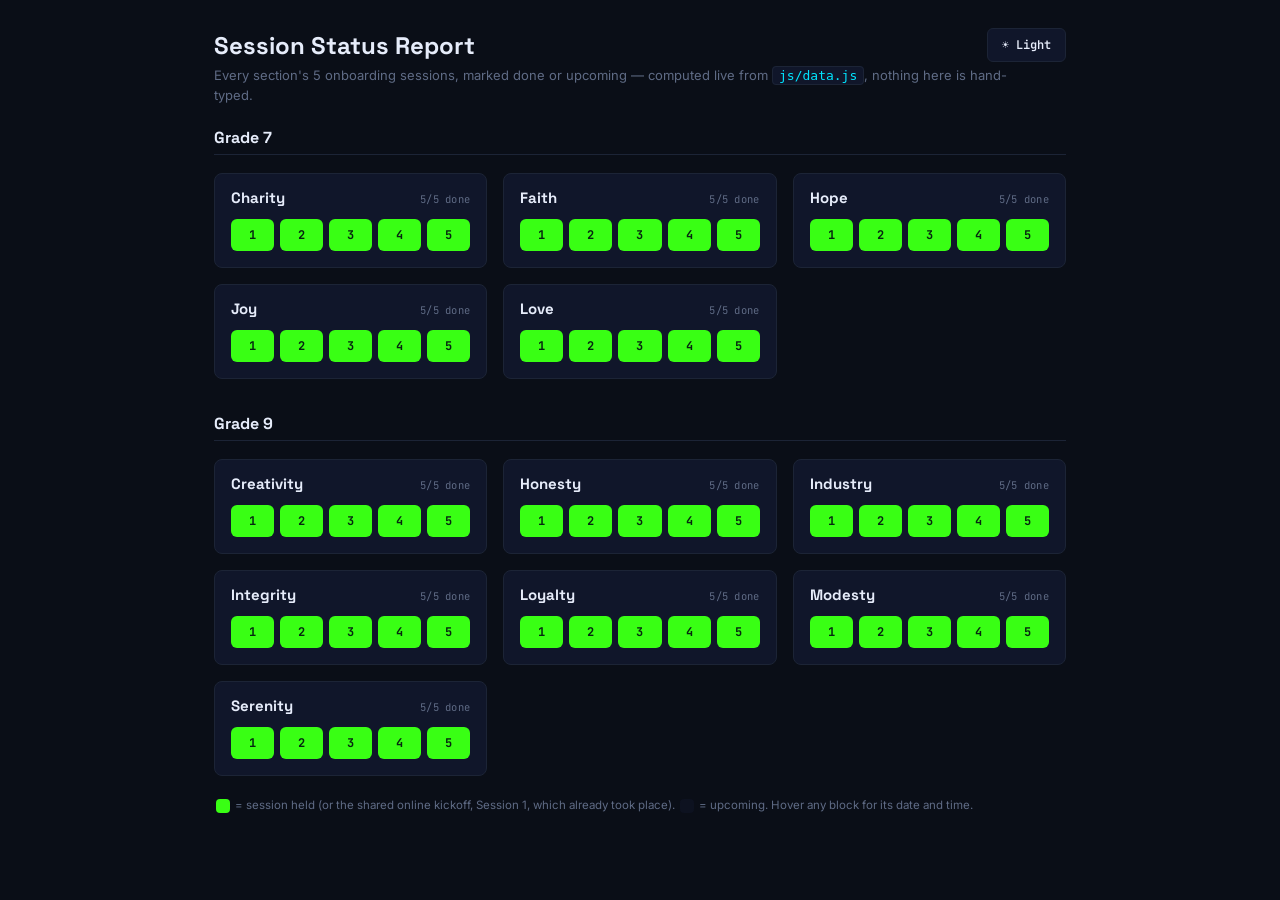
<file: session-status-report.html>
<!DOCTYPE html>
<html lang="en">
<head>
<meta charset="UTF-8">
<title>ACE Onboarding Session — Status Report</title>
<link rel="preconnect" href="https://fonts.googleapis.com">
<link href="https://fonts.googleapis.com/css2?family=Space+Grotesk:wght@500;600;700&family=Inter:wght@400;500;600;700&family=JetBrains+Mono:wght@400;500;600;700&display=swap" rel="stylesheet">
<link rel="stylesheet" href="css/session-status-report.css">
<script>(function(){var s=localStorage.getItem('ace-schedule-theme');var f;try{f=window.self!==window.top;}catch(e){f=true;}document.documentElement.setAttribute('data-theme',(s==='light'||s==='dark')?s:(f?'light':'dark'));if(f)document.documentElement.setAttribute('data-embedded','true');})();</script>
</head>
<body>

<div class="wrap">
  <div class="pagehead">
    <div class="pagehead-top">
      <h1>Session Status Report</h1>
      <button id="themeToggle" class="theme-toggle"></button>
    </div>
    <p class="sub">Every section's 5 onboarding sessions, marked done or upcoming — computed live from <code>js/data.js</code>, nothing here is hand-typed.</p>
  </div>

  <div id="sections" class="sections"></div>

  <p class="legend"><span class="block done">&nbsp;</span> = session held (or the shared online kickoff, Session 1, which already took place). <span class="block">&nbsp;</span> = upcoming. Hover any block for its date and time.</p>
</div>

<script src="js/theme.js"></script>
<script src="js/data.js"></script>
<script src="js/session-status-report.js"></script>
</body>
</html>
</file>
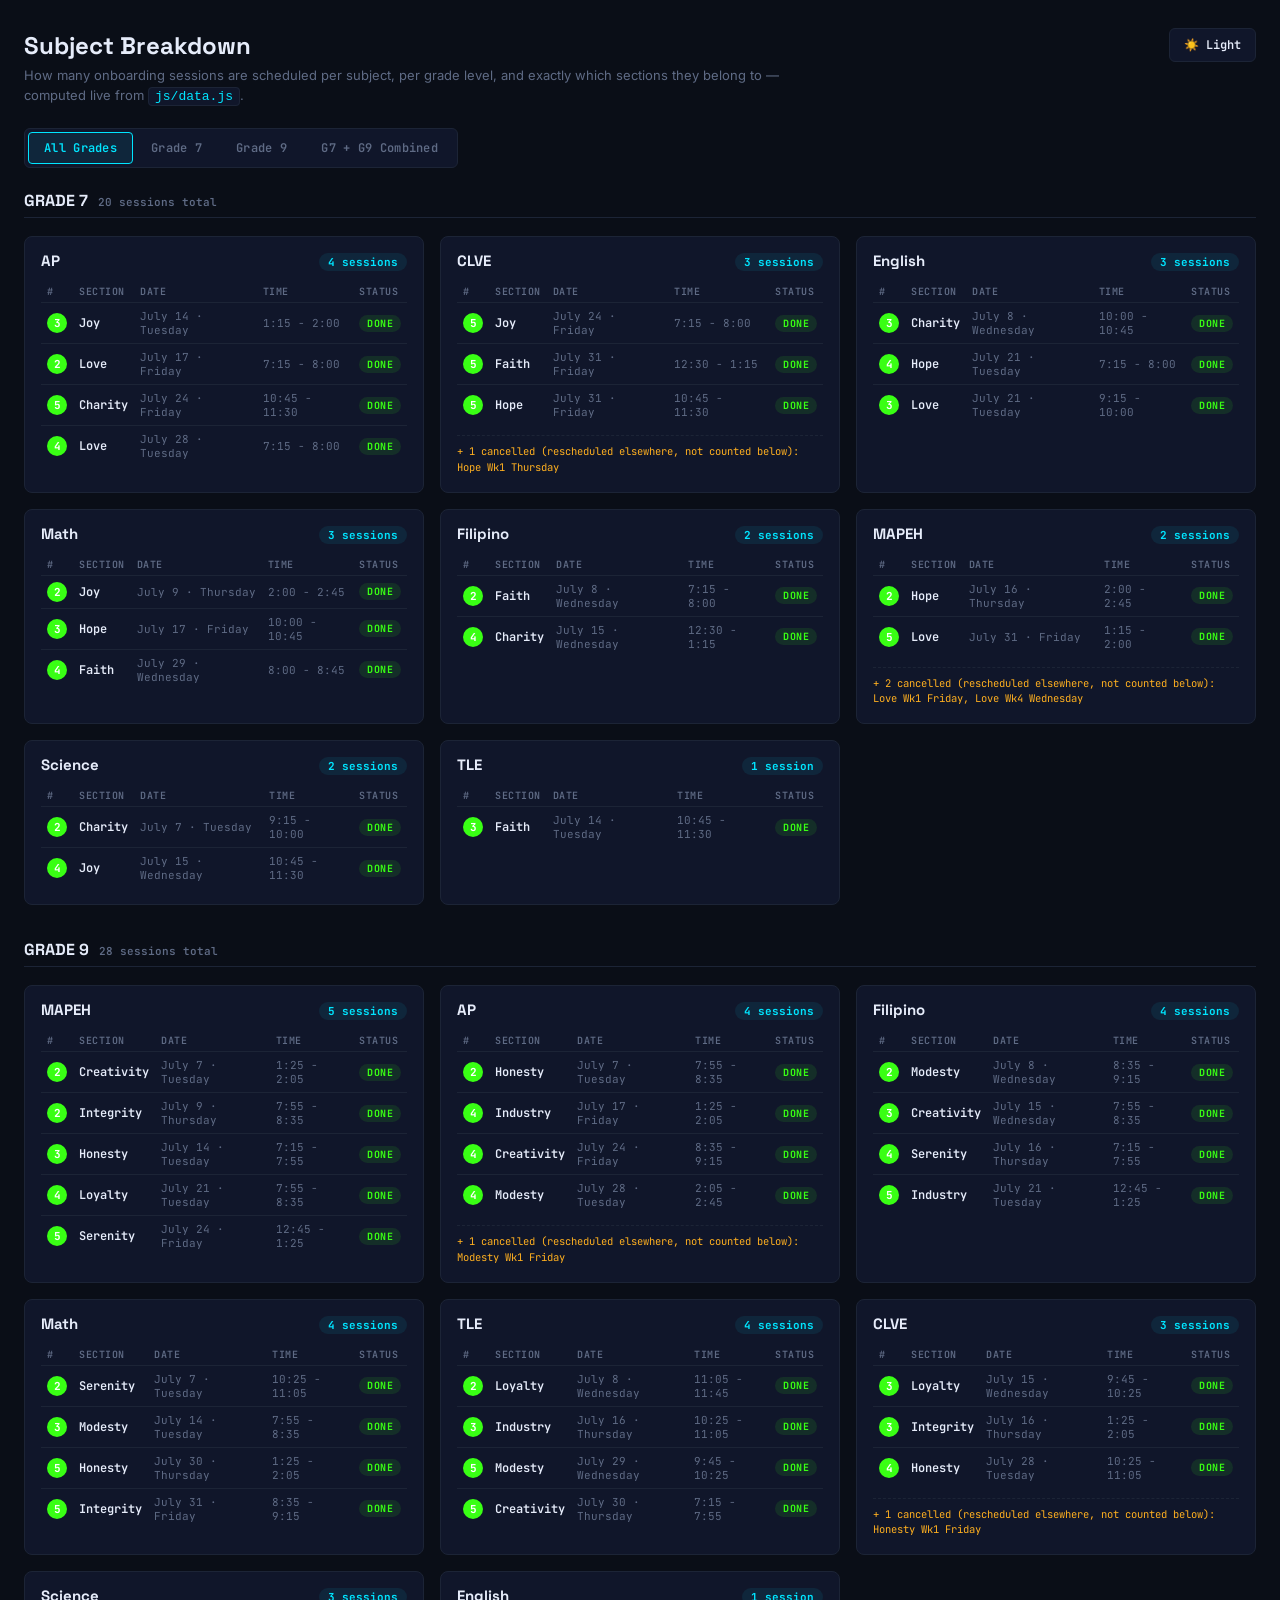
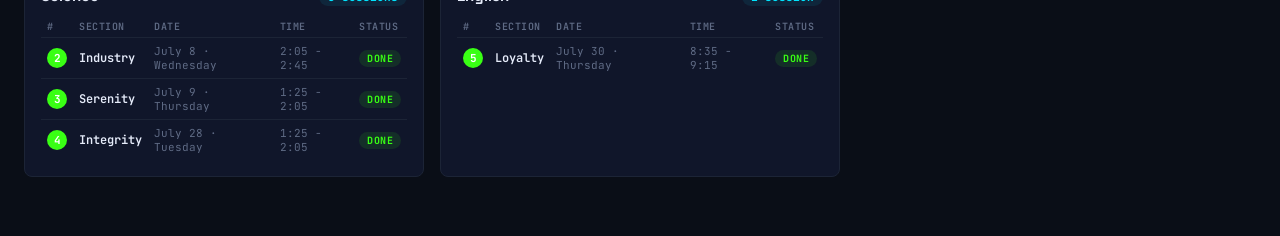
<file: subject-breakdown.html>
<!DOCTYPE html>
<html lang="en">
<head>
<meta charset="UTF-8">
<title>Subject Breakdown — Sessions per Subject per Grade</title>
<link rel="preconnect" href="https://fonts.googleapis.com">
<link href="https://fonts.googleapis.com/css2?family=Space+Grotesk:wght@500;600;700&family=Inter:wght@400;500;600;700&family=JetBrains+Mono:wght@400;500;600;700&display=swap" rel="stylesheet">
<link rel="stylesheet" href="css/subject-breakdown.css">
<script>(function(){var s=localStorage.getItem('ace-schedule-theme');var f;try{f=window.self!==window.top;}catch(e){f=true;}document.documentElement.setAttribute('data-theme',(s==='light'||s==='dark')?s:(f?'light':'dark'));})();</script>
</head>
<body>

<div class="wrap">
  <div class="pagehead">
    <div class="pagehead-top">
      <h1>Subject Breakdown</h1>
      <button id="themeToggle" class="theme-toggle"></button>
    </div>
    <p class="sub">How many onboarding sessions are scheduled per subject, per grade level, and exactly which sections they belong to — computed live from <code>js/data.js</code>.</p>
  </div>

  <div class="controls">
    <div class="seg" id="gradeSeg"></div>
  </div>

  <div id="subjects" class="subjects"></div>
</div>

<script src="js/theme.js"></script>
<script src="js/data.js"></script>
<script src="js/subject-breakdown.js"></script>
</body>
</html>
</file>
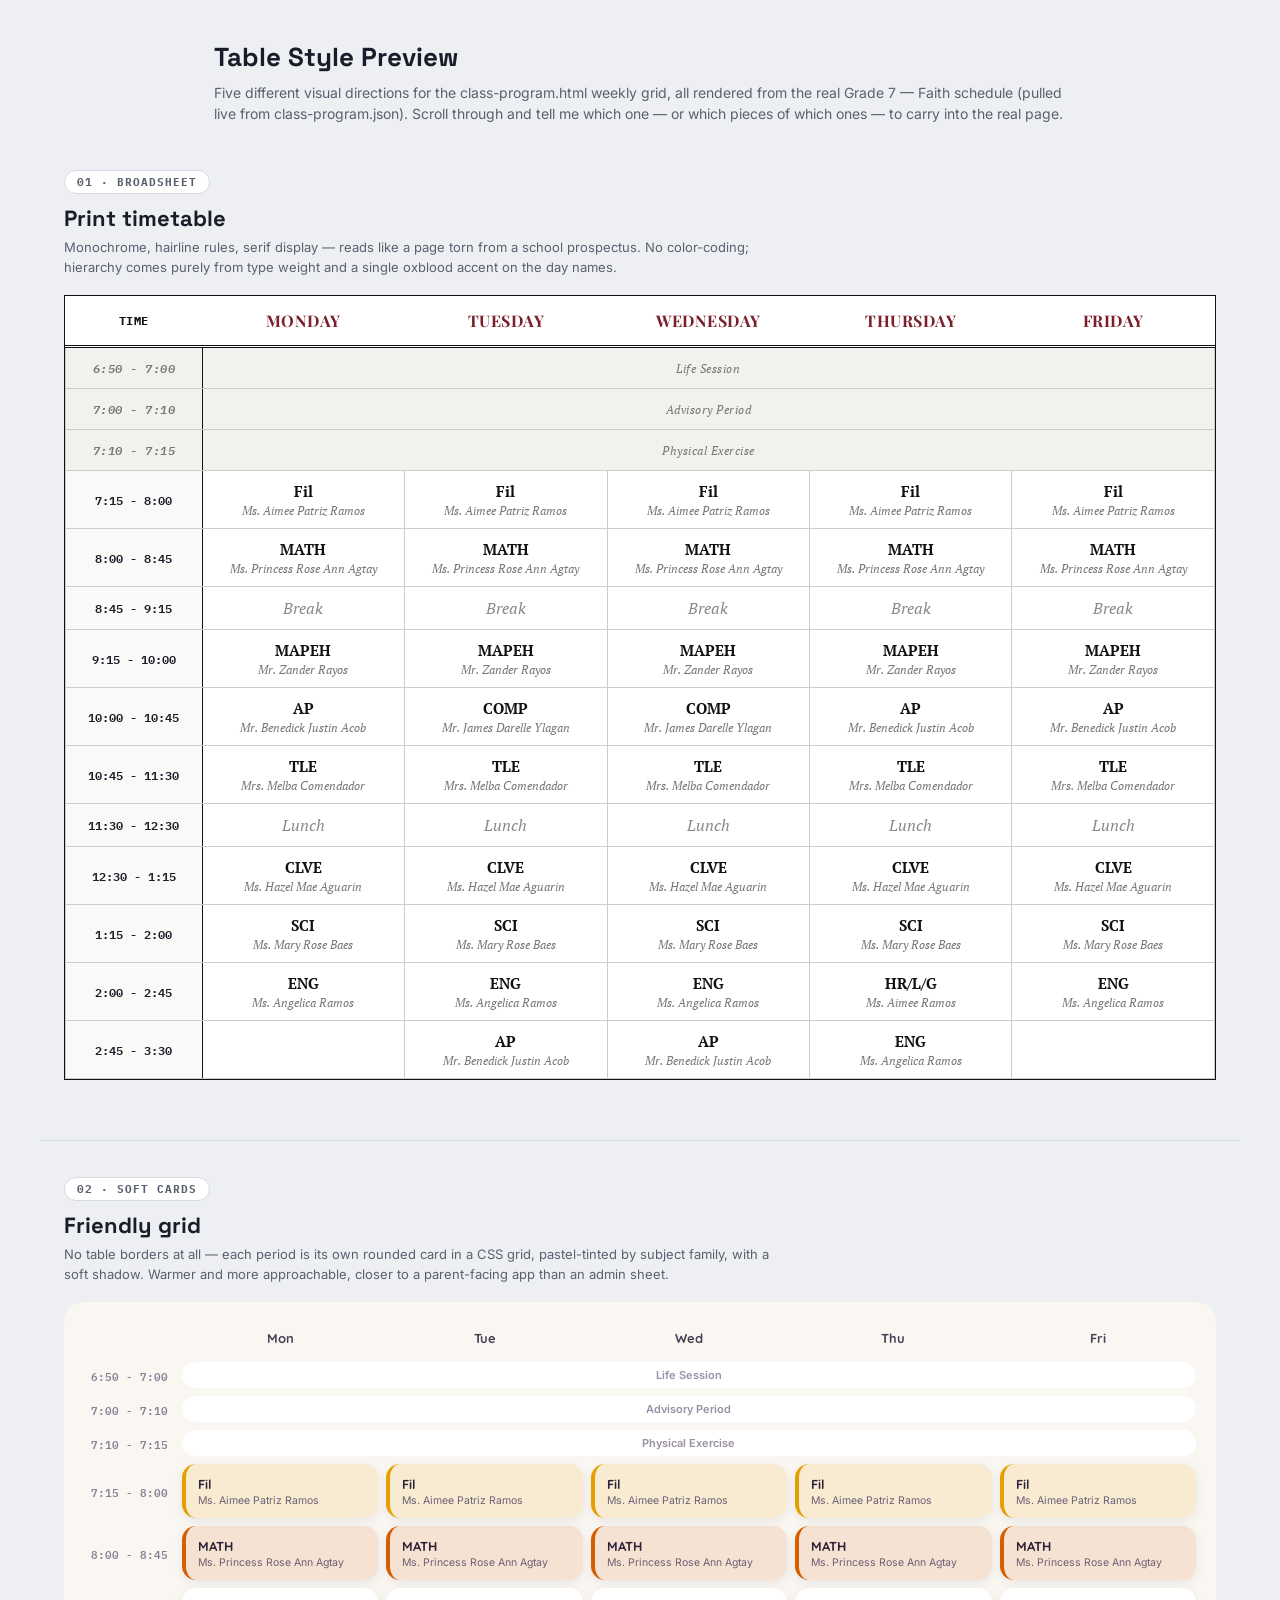
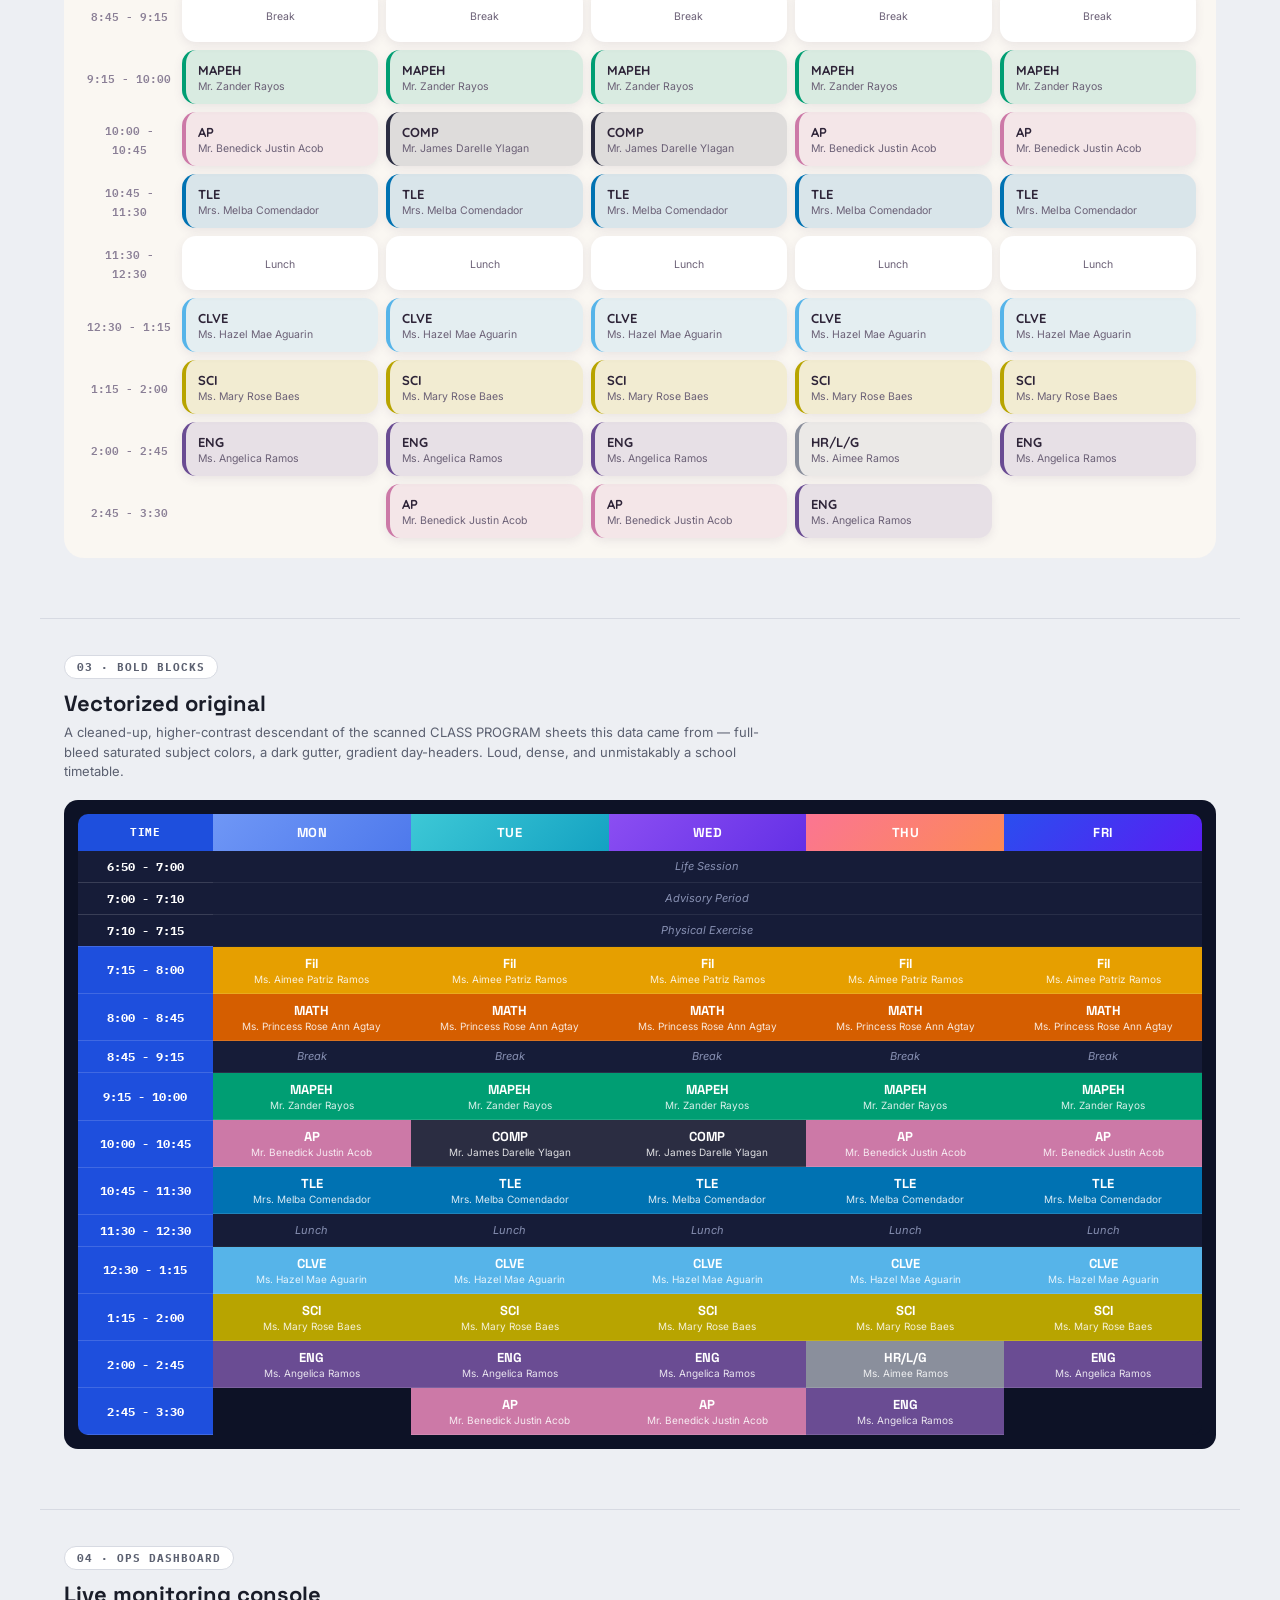
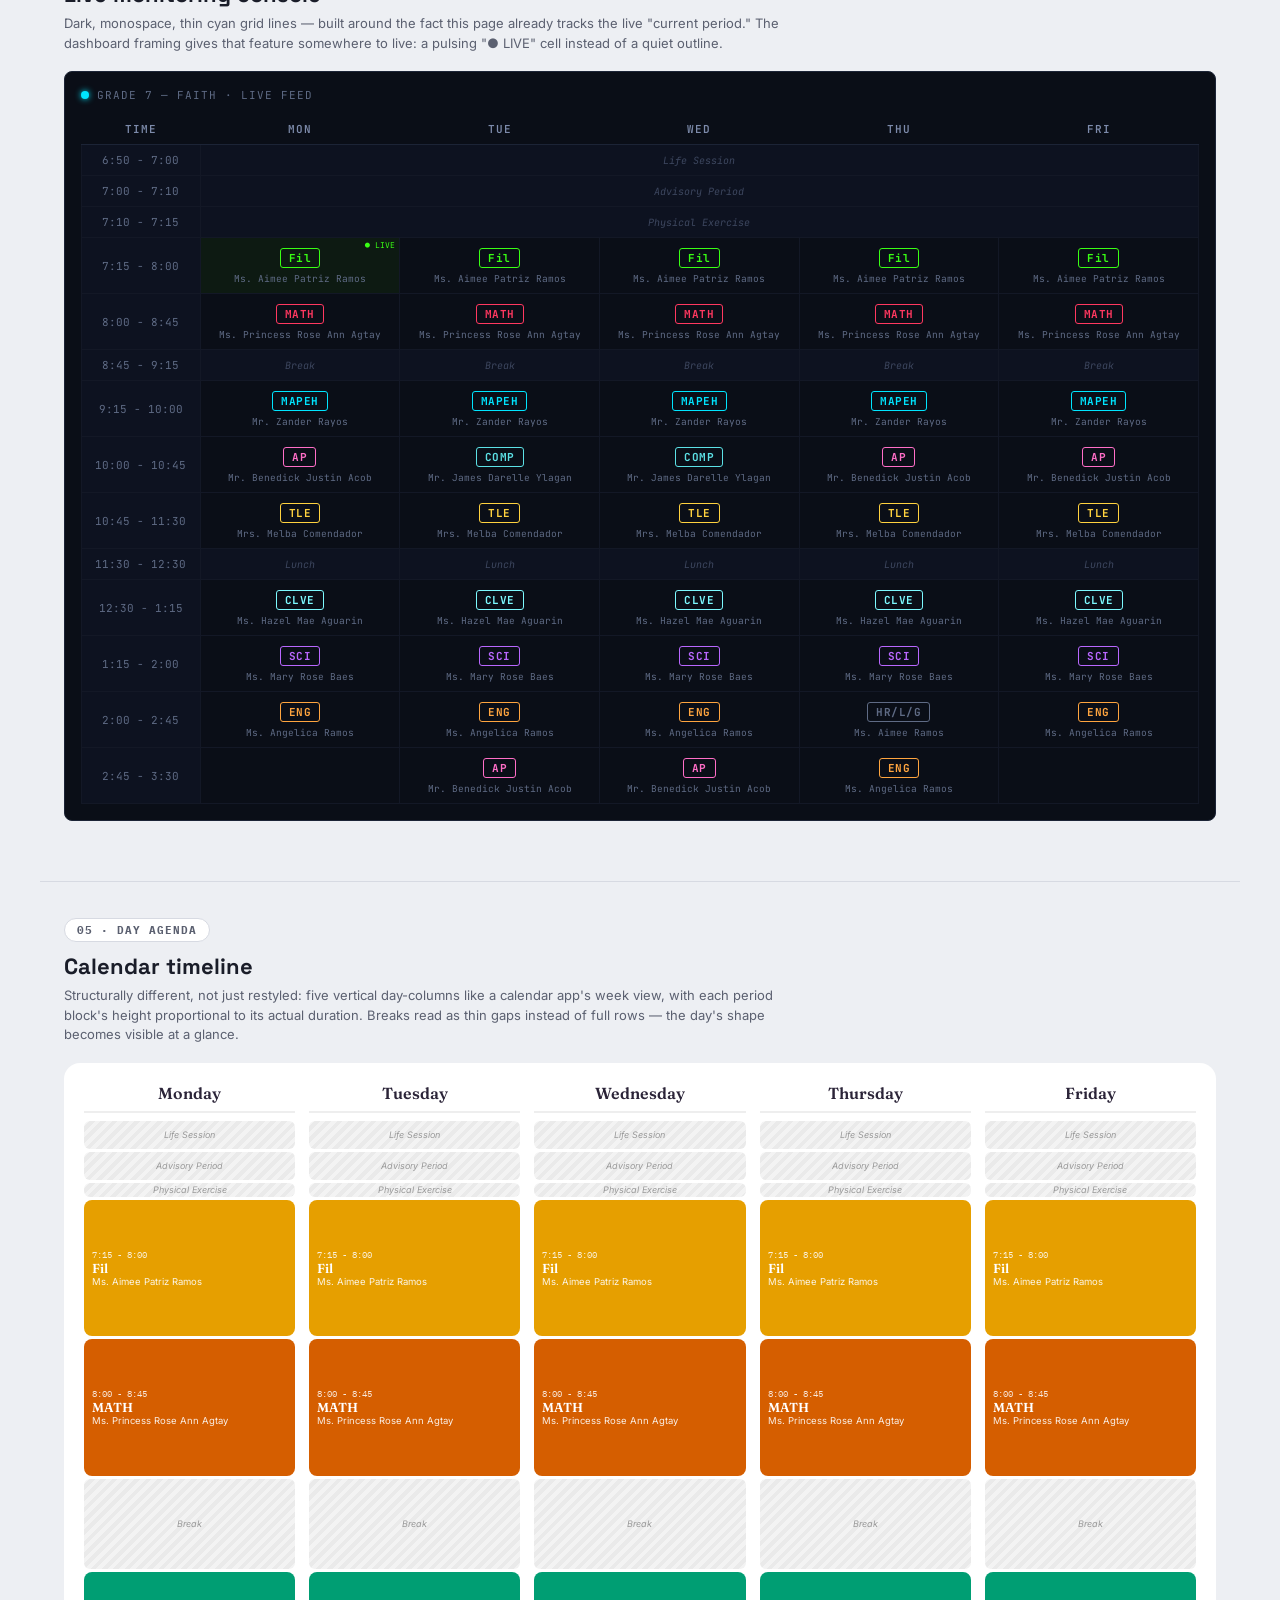
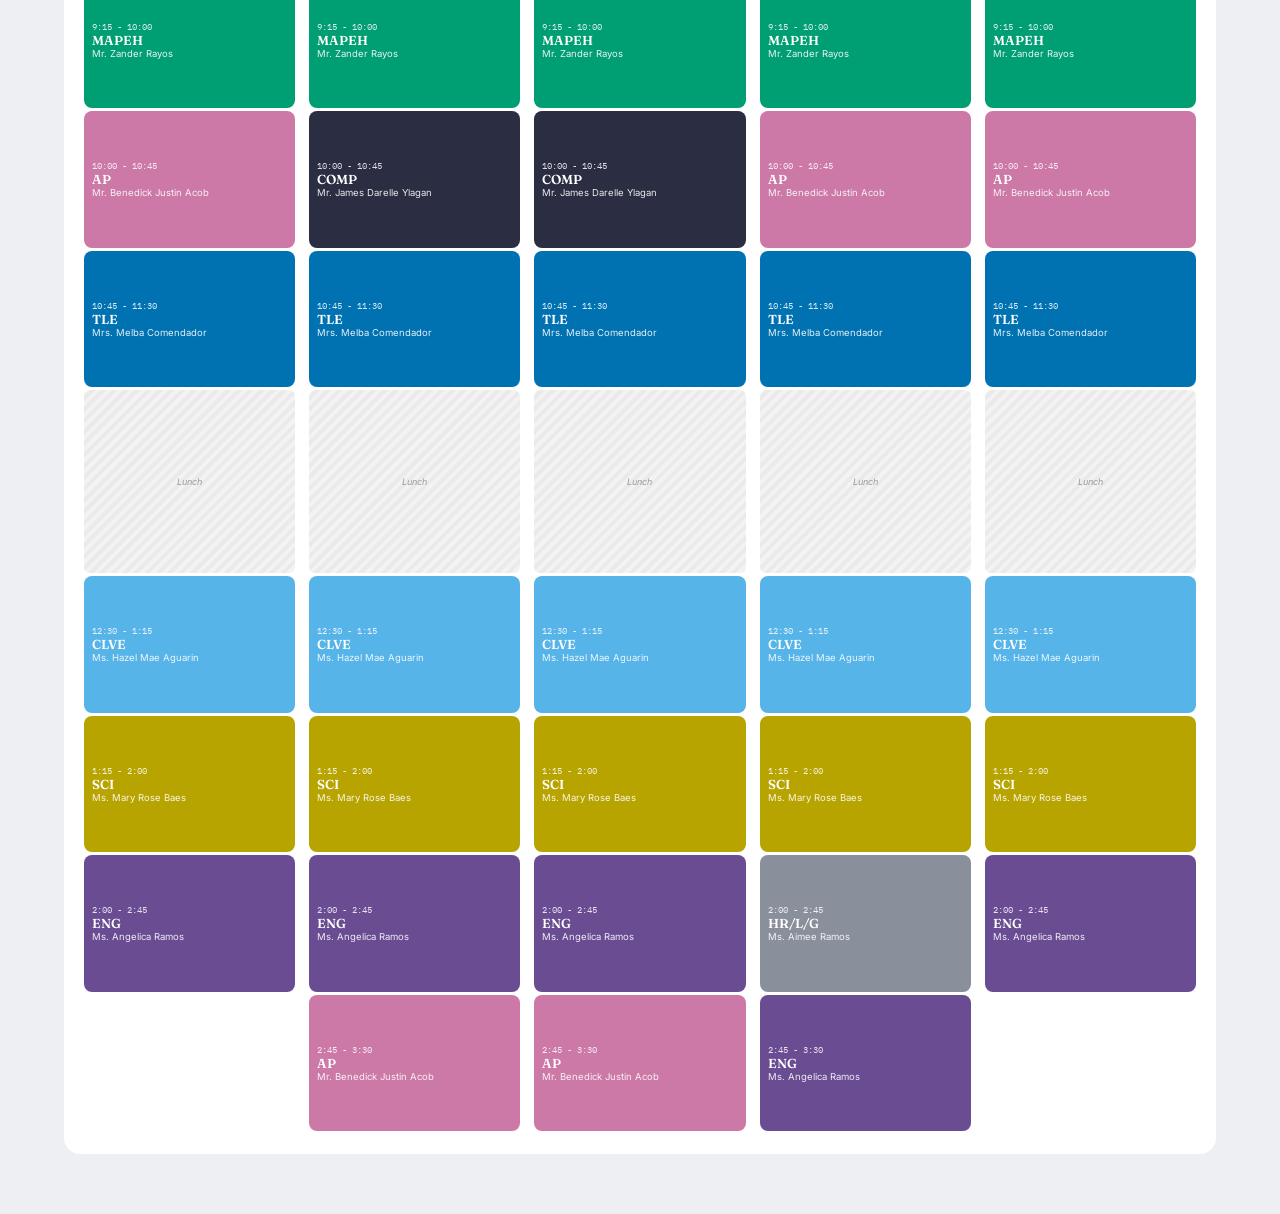
<file: table-style-preview.html>
<!DOCTYPE html>
<html lang="en">
<head>
<meta charset="UTF-8">
<title>Class Program — Table Style Preview</title>
<link rel="preconnect" href="https://fonts.googleapis.com">
<link href="https://fonts.googleapis.com/css2?family=Playfair+Display:wght@600;700&family=PT+Serif:ital,wght@0,400;1,400&family=Quicksand:wght@500;600;700&family=Inter:wght@400;500;600;700&family=Space+Grotesk:wght@500;600;700&family=IBM+Plex+Mono:wght@400;500;600&family=JetBrains+Mono:wght@400;500;700&family=Fraunces:ital,wght@0,500;0,600;1,500&display=swap" rel="stylesheet">
<style>
  :root{ --page-bg:#EDEFF3; --page-ink:#1a1d29; }
  *{box-sizing:border-box;}
  body{margin:0;font-family:Inter,sans-serif;background:var(--page-bg);color:var(--page-ink);}
  .intro{max-width:900px;margin:0 auto;padding:40px 24px 10px;}
  .intro h1{font-family:'Space Grotesk',sans-serif;font-size:26px;margin:0 0 8px;}
  .intro p{color:#5b6070;font-size:14px;line-height:1.5;margin:0;}
  .sample{max-width:1200px;margin:0 auto;padding:36px 24px 60px;}
  .sample-head{margin-bottom:18px;}
  .sample-head .label{
    display:inline-block;font-family:'IBM Plex Mono',monospace;font-size:11px;font-weight:700;
    letter-spacing:1px;text-transform:uppercase;color:#5b6070;background:#fff;border:1px solid #d7dae2;
    border-radius:999px;padding:4px 12px;margin-bottom:10px;
  }
  .sample-head h2{font-family:'Space Grotesk',sans-serif;font-size:22px;margin:0 0 6px;}
  .sample-head p{font-size:13px;color:#5b6070;margin:0;max-width:720px;line-height:1.5;}
  .divider{max-width:1200px;margin:0 auto;height:1px;background:#d7dae2;}
</style>
</head>
<body>

<div class="intro">
  <h1>Table Style Preview</h1>
  <p>Five different visual directions for the class-program.html weekly grid, all rendered from the real Grade&nbsp;7&nbsp;&mdash;&nbsp;Faith schedule (pulled live from class-program.json). Scroll through and tell me which one — or which pieces of which ones — to carry into the real page.</p>
</div>

<!-- ============ 1. BROADSHEET ============ -->
<div class="sample">
  <div class="sample-head">
    <span class="label">01 · Broadsheet</span>
    <h2>Print timetable</h2>
    <p>Monochrome, hairline rules, serif display — reads like a page torn from a school prospectus. No color-coding; hierarchy comes purely from type weight and a single oxblood accent on the day names.</p>
  </div>
  <div id="style1"></div>
</div>
<div class="divider"></div>

<!-- ============ 2. SOFT CARDS ============ -->
<div class="sample">
  <div class="sample-head">
    <span class="label">02 · Soft Cards</span>
    <h2>Friendly grid</h2>
    <p>No table borders at all — each period is its own rounded card in a CSS grid, pastel-tinted by subject family, with a soft shadow. Warmer and more approachable, closer to a parent-facing app than an admin sheet.</p>
  </div>
  <div id="style2"></div>
</div>
<div class="divider"></div>

<!-- ============ 3. BOLD BLOCKS ============ -->
<div class="sample">
  <div class="sample-head">
    <span class="label">03 · Bold Blocks</span>
    <h2>Vectorized original</h2>
    <p>A cleaned-up, higher-contrast descendant of the scanned CLASS&nbsp;PROGRAM sheets this data came from — full-bleed saturated subject colors, a dark gutter, gradient day-headers. Loud, dense, and unmistakably a school timetable.</p>
  </div>
  <div id="style3"></div>
</div>
<div class="divider"></div>

<!-- ============ 4. OPS DASHBOARD ============ -->
<div class="sample">
  <div class="sample-head">
    <span class="label">04 · Ops Dashboard</span>
    <h2>Live monitoring console</h2>
    <p>Dark, monospace, thin cyan grid lines — built around the fact this page already tracks the live "current period." The dashboard framing gives that feature somewhere to live: a pulsing "● LIVE" cell instead of a quiet outline.</p>
  </div>
  <div id="style4"></div>
</div>
<div class="divider"></div>

<!-- ============ 5. DAY AGENDA ============ -->
<div class="sample">
  <div class="sample-head">
    <span class="label">05 · Day Agenda</span>
    <h2>Calendar timeline</h2>
    <p>Structurally different, not just restyled: five vertical day-columns like a calendar app's week view, with each period block's height proportional to its actual duration. Breaks read as thin gaps instead of full rows — the day's shape becomes visible at a glance.</p>
  </div>
  <div id="style5"></div>
</div>

<script src="js/class-program-data.js"></script>
<script>
/* ================= SHARED DATA PREP ================= */
const DAYS = CLASS_PROGRAM.meta.days; // Monday..Friday
const FAITH = CLASS_PROGRAM.sections.G7.Faith;

function buildRows(){
  const rowsByTime = new Map();
  CLASS_PROGRAM.meta.commonRoutine.forEach(r=>{
    rowsByTime.set(r.time, { time: r.time, common: r.label });
  });
  DAYS.forEach(day=>{
    FAITH.schedule[day].forEach(p=>{
      if(!rowsByTime.has(p.time)) rowsByTime.set(p.time, { time: p.time, cells: {} });
      const row = rowsByTime.get(p.time);
      if(!row.cells) row.cells = {};
      row.cells[day] = p;
    });
  });
  return Array.from(rowsByTime.values());
}
const ROWS = buildRows();

const SUBJECT_COLOR = {
  Fil:"#E69F00", MATH:"#D55E00", MAPEH:"#009E73", AP:"#CC79A7", TLE:"#0072B2",
  CLVE:"#56B4E9", SCI:"#B8A400", ENG:"#6A4C93", COMP:"#2B2D42", "HR/L/G":"#8A8F9C"
};
function subjColor(s){ return SUBJECT_COLOR[s] || "#666"; }

/* ================= 1. BROADSHEET ================= */
(function(){
  const css = `
    #style1{background:#fff;border:1px solid #111;font-family:'PT Serif',serif;}
    #style1 table{border-collapse:collapse;width:100%;}
    #style1 th{font-family:'Playfair Display',serif;font-weight:700;font-size:16px;
      padding:14px 8px;border-bottom:3px double #111;color:#7A1F2B;letter-spacing:.5px;text-transform:uppercase;}
    #style1 th.time-head{color:#111;font-family:'IBM Plex Mono',monospace;font-size:12px;}
    #style1 td{border:1px solid #ccc;padding:10px 12px;vertical-align:middle;text-align:center;}
    #style1 td.time{font-family:'IBM Plex Mono',monospace;font-size:12px;font-weight:600;
      background:#faf9f7;white-space:nowrap;border-right:1px solid #111;}
    #style1 tr.common td{background:#f2f1ee;font-style:italic;color:#777;font-size:12px;letter-spacing:.5px;}
    #style1 .subj{display:block;font-weight:700;font-size:15px;color:#111;}
    #style1 .teach{display:block;font-style:italic;font-size:11.5px;color:#777;margin-top:2px;}
  `;
  const style = document.createElement("style"); style.textContent = css; document.head.appendChild(style);

  let head = `<th class="time-head">Time</th>` + DAYS.map(d=>`<th>${d}</th>`).join("");
  let body = ROWS.map(r=>{
    if(r.common) return `<tr class="common"><td class="time">${r.time}</td><td colspan="${DAYS.length}">${r.common}</td></tr>`;
    const cells = DAYS.map(d=>{
      const p = r.cells[d];
      if(!p) return `<td></td>`;
      if(p.kind==="break") return `<td style="font-style:italic;color:#888;">${p.label}</td>`;
      return `<td><span class="subj">${p.subject}</span><span class="teach">${p.teacher}</span></td>`;
    }).join("");
    return `<tr><td class="time">${r.time}</td>${cells}</tr>`;
  }).join("");
  document.getElementById("style1").innerHTML = `<table><thead><tr>${head}</tr></thead><tbody>${body}</tbody></table>`;
})();

/* ================= 2. SOFT CARDS ================= */
(function(){
  const css = `
    #style2{background:#FAF7F2;border-radius:20px;padding:20px;font-family:Inter,sans-serif;}
    #style2 .grid2{display:grid;grid-template-columns:90px repeat(5,1fr);gap:8px;}
    #style2 .head{font-family:Quicksand,sans-serif;font-weight:700;font-size:13px;
      text-align:center;padding:8px 0;color:#4a3f55;}
    #style2 .time-lbl{font-family:'IBM Plex Mono',monospace;font-size:11px;font-weight:600;
      color:#8a7f96;display:flex;align-items:center;justify-content:center;text-align:center;}
    #style2 .card{border-radius:14px;padding:10px 12px;box-shadow:0 3px 10px rgba(90,70,110,.10);
      display:flex;flex-direction:column;justify-content:center;min-height:54px;}
    #style2 .card .subj{font-family:Quicksand,sans-serif;font-weight:700;font-size:13px;color:#2e2438;}
    #style2 .card .teach{font-size:10.5px;color:#6b6076;margin-top:2px;}
    #style2 .common{grid-column:2/7;background:#fff;border-radius:999px;text-align:center;
      font-size:11px;color:#9a90a5;padding:6px;font-weight:600;}
    #style2 .empty{}
  `;
  const style = document.createElement("style"); style.textContent = css; document.head.appendChild(style);

  const head = `<div></div>` + DAYS.map(d=>`<div class="head">${d.slice(0,3)}</div>`).join("");
  const body = ROWS.map(r=>{
    if(r.common) return `<div class="time-lbl">${r.time}</div><div class="common">${r.common}</div>`;
    const cells = DAYS.map(d=>{
      const p = r.cells[d];
      if(!p) return `<div class="empty"></div>`;
      if(p.kind==="break") return `<div class="card" style="background:#fff;align-items:center;"><span class="teach" style="text-align:center;">${p.label}</span></div>`;
      const c = subjColor(p.subject);
      return `<div class="card" style="background:${c}22;border-left:4px solid ${c};">
        <span class="subj">${p.subject}</span><span class="teach">${p.teacher}</span></div>`;
    }).join("");
    return `<div class="time-lbl">${r.time}</div>${cells}`;
  }).join("");
  document.getElementById("style2").innerHTML = `<div class="grid2">${head}${body}</div>`;
})();

/* ================= 3. BOLD BLOCKS ================= */
(function(){
  const DAY_GRAD = {
    Monday:["#6F97F6","#4E79EC"], Tuesday:["#3DC8D6","#14A2C2"], Wednesday:["#8B4EF2","#6430E6"],
    Thursday:["#FB7592","#FC8A57"], Friday:["#2A4EEF","#5A1DF3"]
  };
  const css = `
    #style3{background:#0d1226;border-radius:14px;padding:14px;font-family:'Space Grotesk',sans-serif;}
    #style3 table{border-collapse:collapse;width:100%;border-radius:10px;overflow:hidden;}
    #style3 th{padding:10px 6px;color:#fff;font-size:13px;font-weight:700;text-align:center;letter-spacing:.5px;}
    #style3 th.time-head{background:#1E4FDD;font-family:'IBM Plex Mono',monospace;font-size:11px;}
    #style3 td{padding:0;text-align:center;vertical-align:middle;}
    #style3 td.time{font-family:'IBM Plex Mono',monospace;color:#fff;background:#1E4FDD;font-weight:700;
      font-size:12px;padding:8px 6px;border-bottom:1px solid rgba(255,255,255,.15);}
    #style3 .cell{padding:8px 6px;min-height:46px;display:flex;flex-direction:column;justify-content:center;
      border-bottom:1px solid rgba(255,255,255,.12);}
    #style3 .subj{font-weight:700;font-size:13px;color:#fff;}
    #style3 .teach{font-family:Inter,sans-serif;font-size:10px;color:rgba(255,255,255,.85);margin-top:1px;}
    #style3 .common{background:#161c38;color:#8891b3;font-style:italic;font-size:11px;font-family:Inter,sans-serif;
      padding:6px;border-bottom:1px solid rgba(255,255,255,.08);}
  `;
  const style = document.createElement("style"); style.textContent = css; document.head.appendChild(style);

  let head = `<th class="time-head">TIME</th>` + DAYS.map(d=>{
    const [a,b] = DAY_GRAD[d];
    return `<th style="background:linear-gradient(135deg,${a},${b});">${d.slice(0,3).toUpperCase()}</th>`;
  }).join("");
  let body = ROWS.map(r=>{
    if(r.common) return `<tr><td class="time" style="background:#161c38;">${r.time}</td><td colspan="${DAYS.length}" class="common">${r.common}</td></tr>`;
    const cells = DAYS.map(d=>{
      const p = r.cells[d];
      if(!p) return `<td style="background:#0d1226;"></td>`;
      if(p.kind==="break") return `<td class="common">${p.label}</td>`;
      const c = subjColor(p.subject);
      return `<td><div class="cell" style="background:${c};"><span class="subj">${p.subject}</span><span class="teach">${p.teacher}</span></div></td>`;
    }).join("");
    return `<tr><td class="time">${r.time}</td>${cells}</tr>`;
  }).join("");
  document.getElementById("style3").innerHTML = `<table><thead><tr>${head}</tr></thead><tbody>${body}</tbody></table>`;
})();

/* ================= 4. OPS DASHBOARD ================= */
(function(){
  const NEON = {
    Fil:"#39FF14", MATH:"#FF3860", MAPEH:"#00E5FF", AP:"#FF6EC7", TLE:"#FFD23F",
    CLVE:"#7DF9FF", SCI:"#B967FF", ENG:"#FFA53F", COMP:"#5CE1E6", "HR/L/G":"#5f6b85"
  };
  const css = `
    #style4{background:#0A0E17;border:1px solid #1c2436;border-radius:8px;padding:16px;font-family:'JetBrains Mono',monospace;}
    #style4 .titlebar{display:flex;align-items:center;gap:8px;margin-bottom:12px;color:#5f6b85;font-size:11px;letter-spacing:1px;}
    #style4 .titlebar .led{width:8px;height:8px;border-radius:50%;background:#00E5FF;box-shadow:0 0 6px #00E5FF;}
    #style4 table{border-collapse:collapse;width:100%;}
    #style4 th{color:#7d8bab;font-size:11px;font-weight:600;letter-spacing:1px;padding:8px 6px;
      border-bottom:1px solid #1c2436;text-align:center;}
    #style4 td{border:1px solid #131826;padding:8px 6px;text-align:center;vertical-align:middle;}
    #style4 td.time{color:#5f6b85;font-size:11px;background:#0d1220;white-space:nowrap;}
    #style4 .subj{display:inline-block;font-size:11px;font-weight:700;padding:2px 8px;border-radius:3px;
      border:1px solid currentColor;letter-spacing:.5px;}
    #style4 .teach{display:block;color:#5f6b85;font-size:9.5px;margin-top:4px;}
    #style4 .common{color:#3d475f;font-size:10px;background:#0d1220;font-style:italic;}
    #style4 .live{position:relative;background:#0d1a12 !important;}
    #style4 .live::after{content:"● LIVE";position:absolute;top:2px;right:4px;font-size:8px;color:#39FF14;
      animation:pulse4 1.4s infinite;}
    @keyframes pulse4{0%,100%{opacity:1;}50%{opacity:.3;}}
  `;
  const style = document.createElement("style"); style.textContent = css; document.head.appendChild(style);

  // Simulate "now" as the first class period on the first day, purely to
  // demonstrate the live-cell treatment in this static preview.
  const liveRow = ROWS.find(r=>!r.common);
  const liveDay = DAYS[0];

  let head = `<th>TIME</th>` + DAYS.map(d=>`<th>${d.slice(0,3).toUpperCase()}</th>`).join("");
  let body = ROWS.map(r=>{
    if(r.common) return `<tr><td class="time">${r.time}</td><td colspan="${DAYS.length}" class="common">${r.common}</td></tr>`;
    const cells = DAYS.map(d=>{
      const p = r.cells[d];
      const isLive = (r===liveRow && d===liveDay);
      if(!p) return `<td></td>`;
      if(p.kind==="break") return `<td class="common">${p.label}</td>`;
      const c = NEON[p.subject] || "#7d8bab";
      return `<td class="${isLive ? "live" : ""}"><span class="subj" style="color:${c};">${p.subject}</span><span class="teach">${p.teacher}</span></td>`;
    }).join("");
    return `<tr><td class="time">${r.time}</td>${cells}</tr>`;
  }).join("");
  document.getElementById("style4").innerHTML = `
    <div class="titlebar"><span class="led"></span>GRADE 7 — FAITH · LIVE FEED</div>
    <table><thead><tr>${head}</tr></thead><tbody>${body}</tbody></table>`;
})();

/* ================= 5. DAY AGENDA ================= */
(function(){
  const css = `
    #style5{background:#fff;border-radius:16px;padding:20px;font-family:Inter,sans-serif;}
    #style5 .agenda{display:grid;grid-template-columns:repeat(5,1fr);gap:14px;}
    #style5 .day-col{display:flex;flex-direction:column;}
    #style5 .day-title{font-family:Fraunces,serif;font-weight:600;font-size:16px;text-align:center;
      padding-bottom:8px;margin-bottom:8px;border-bottom:2px solid #eee;color:#2b2438;}
    #style5 .block{border-radius:8px;padding:6px 8px;margin-bottom:3px;display:flex;flex-direction:column;
      justify-content:center;color:#fff;}
    #style5 .block .t{font-family:'IBM Plex Mono',monospace;font-size:9px;opacity:.85;}
    #style5 .block .s{font-family:Fraunces,serif;font-weight:600;font-size:13px;}
    #style5 .block .te{font-size:9.5px;opacity:.9;}
    #style5 .gap{background:repeating-linear-gradient(135deg,#f3f3f3,#f3f3f3 4px,#eaeaea 4px,#eaeaea 8px);
      border-radius:6px;margin-bottom:3px;display:flex;align-items:center;justify-content:center;
      color:#999;font-size:9px;font-style:italic;}
  `;
  const style = document.createElement("style"); style.textContent = css; document.head.appendChild(style);

  function toMin(t){ let [h,m]=t.trim().split(":").map(Number); if(h<6)h+=12; return h*60+m; }
  const SPAN_START = toMin("6:50"); // school day span: 6:50am-3:30pm
  const PX_PER_MIN = 3.1;

  function blockStyle(startLabel,endLabel){
    const s = toMin(startLabel), e = toMin(endLabel);
    const top = (s - SPAN_START) * PX_PER_MIN;
    const h = Math.max((e - s) * PX_PER_MIN - 3, 14);
    return `height:${h}px;`;
  }

  const cols = DAYS.map(day=>{
    const items = [];
    CLASS_PROGRAM.meta.commonRoutine.forEach(r=>{
      const [s,e] = r.time.split(" - ");
      items.push({time:r.time, s, e, kind:"routine", label:r.label});
    });
    FAITH.schedule[day].forEach(p=>{
      const [s,e] = p.time.split(" - ");
      items.push({time:p.time, s, e, kind:p.kind, subject:p.subject, teacher:p.teacher, label:p.label});
    });
    items.sort((a,b)=> toMin(a.s) - toMin(b.s));

    const blocks = items.map(it=>{
      const style = blockStyle(it.s, it.e);
      if(it.kind==="routine") return `<div class="gap" style="${style}">${it.label}</div>`;
      if(it.kind==="break") return `<div class="gap" style="${style}">${it.label}</div>`;
      const c = subjColor(it.subject);
      return `<div class="block" style="${style}background:${c};">
        <span class="t">${it.time}</span><span class="s">${it.subject}</span><span class="te">${it.teacher}</span>
      </div>`;
    }).join("");

    return `<div class="day-col"><div class="day-title">${day}</div>${blocks}</div>`;
  }).join("");

  document.getElementById("style5").innerHTML = `<div class="agenda">${cols}</div>`;
})();
</script>
</body>
</html>
</file>
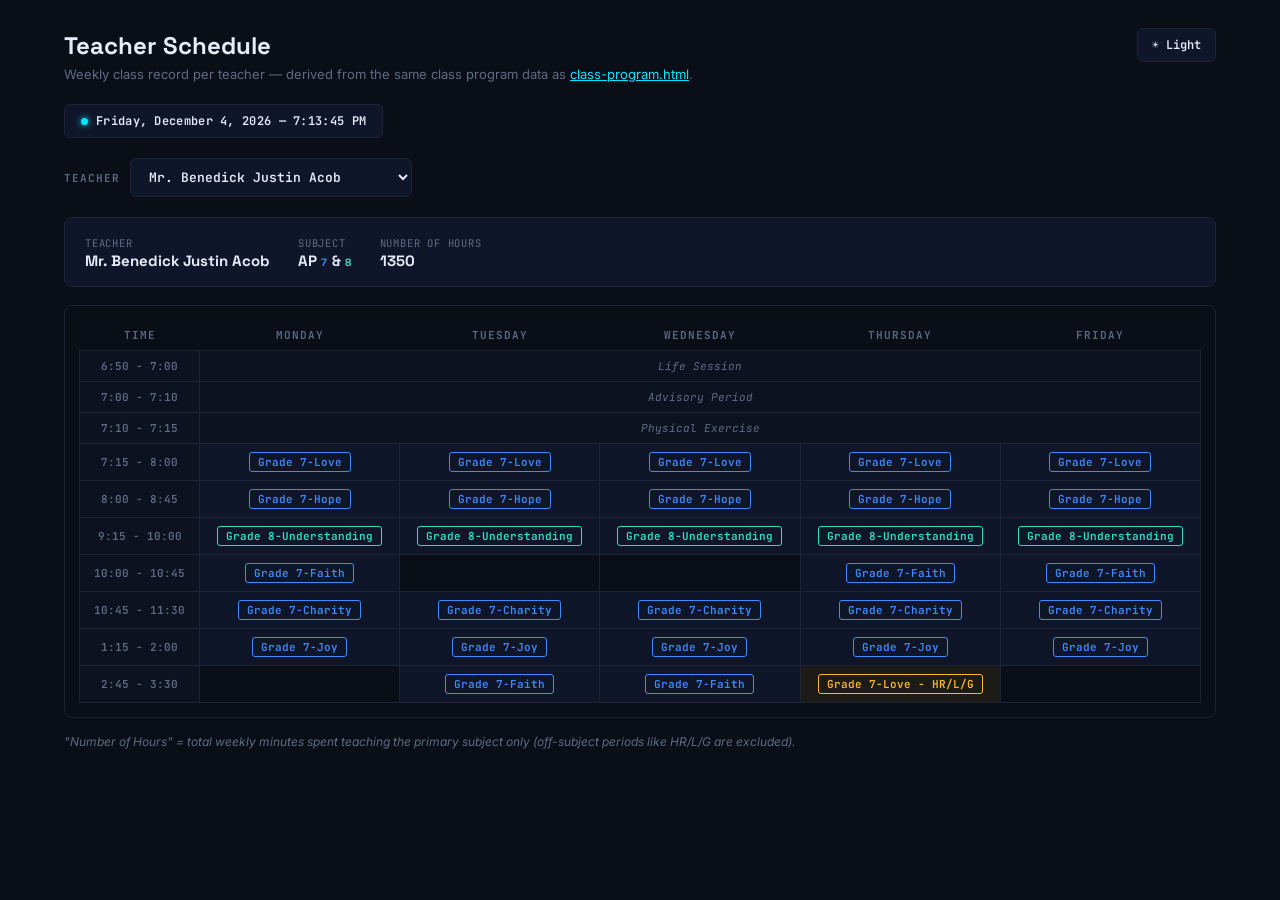
<file: teacher-schedule.html>
<!DOCTYPE html>
<html lang="en">
<head>
<meta charset="UTF-8">
<title>Teacher Schedule — Weekly Class Record</title>
<link rel="preconnect" href="https://fonts.googleapis.com">
<link href="https://fonts.googleapis.com/css2?family=Space+Grotesk:wght@500;600;700&family=Inter:wght@400;500;600;700&family=JetBrains+Mono:wght@400;500;600;700&display=swap" rel="stylesheet">
<link rel="stylesheet" href="css/teacher-schedule.css?v=4">
<script>(function(){var s=localStorage.getItem('ace-schedule-theme');var f;try{f=window.self!==window.top;}catch(e){f=true;}document.documentElement.setAttribute('data-theme',(s==='light'||s==='dark')?s:(f?'light':'dark'));if(f)document.documentElement.setAttribute('data-embedded','true');})();</script>
</head>
<body>

<div class="wrap">
  <div class="pagehead">
    <div class="pagehead-top">
      <h1>Teacher Schedule</h1>
      <button id="themeToggle" class="theme-toggle"></button>
    </div>
    <p class="sub">Weekly class record per teacher — derived from the same class program data as <a href="class-program.html">class-program.html</a>.</p>
    <div id="nowClock" class="now-clock"></div>
  </div>

  <div class="controls">
    <label for="teacherSelect">Teacher</label>
    <select id="teacherSelect"></select>
  </div>

  <div id="teacherInfo" class="section-info"></div>
  <div class="table-wrap">
    <div id="scheduleTable"></div>
  </div>
  <p class="missing-note">"Number of Hours" = total weekly minutes spent teaching the primary subject only (off-subject periods like HR/L/G are excluded).</p>
</div>

<script src="js/theme.js?v=2"></script>
<script src="js/class-program-data.js?v=2"></script>
<script src="js/course-links.js?v=2"></script>
<script src="js/teacher-schedule.js?v=4"></script>
</body>
</html>
</file>
<file: css/class-program.css>
/* ============ Ops Dashboard theme ============
   Dark/monospace, built around this page's live "current period" tracking —
   see js/class-program.js's nowState()/isPeriodNow(). The NOW badge on
   .current cells is the functional payoff of the dark styling, not just
   decoration on top of it. Dark is the default (js/theme.js applies
   data-theme="dark" on first load); light is opt-in via the toggle button
   and remembered in localStorage. Neon accents don't have enough contrast
   on white, so subject/grade chip colors are swapped separately in JS
   (class-program.js's SUBJECT_COLOR_DARK/LIGHT) based on getTheme() —
   this file only owns the page chrome's own colors. */
:root, :root[data-theme="dark"]{
  --bg:#0A0E17;
  --panel:#10162a;
  --panel-alt:#0d1220;
  --line:#1c2436;
  --ink:#E6ECFA;
  --muted:#5f6b85;
  --cyan:#00E5FF;
  --live:#39FF14;
  --warn:#FFB020;
}
:root[data-theme="light"]{
  --bg:#F4F6FB;
  --panel:#FFFFFF;
  --panel-alt:#EDF1F8;
  --line:#D7DEEA;
  --ink:#0B1220;
  --muted:#6B7590;
  --cyan:#0284C7;
  --live:#16A34A;
  --warn:#B45309;
}
*{box-sizing:border-box;}
body{
  margin:0;
  font-family:'JetBrains Mono',monospace;
  background:var(--bg);
  color:var(--ink);
  min-height:100vh;
}
.wrap{
  max-width:1200px;
  margin:0 auto;
  padding:28px 24px 60px;
}
.pagehead-top{
  display:flex;
  align-items:center;
  justify-content:space-between;
  gap:16px;
}
/* Embedded in a Moodle iframe (see js/theme.js's inIframe() and the
   pre-paint <head> script that sets this attribute): the page's own
   title + theme toggle + description text are redundant next to the
   LMS's own heading and chrome, so hide them — the live clock below
   still shows. */
:root[data-embedded="true"] .pagehead-top,
:root[data-embedded="true"] .pagehead .sub{
  display:none;
}
.pagehead h1{
  font-family:'Space Grotesk',sans-serif;
  font-size:24px;
  font-weight:700;
  margin:0 0 4px;
  color:var(--ink);
}
.theme-toggle{
  font-family:'JetBrains Mono',monospace;
  font-size:12px;
  font-weight:600;
  color:var(--ink);
  background:var(--panel);
  border:1px solid var(--line);
  border-radius:6px;
  padding:8px 14px;
  cursor:pointer;
  white-space:nowrap;
  margin-bottom:4px;
  transition:border-color .15s ease;
}
.theme-toggle:hover{
  border-color:var(--cyan);
}
.pagehead .sub{
  margin:0 0 22px;
  color:var(--muted);
  font-size:13px;
  font-family:'Inter',sans-serif;
}
.pagehead .sub code{
  background:var(--panel);
  border:1px solid var(--line);
  border-radius:4px;
  padding:1px 6px;
  color:var(--cyan);
}
.now-clock{
  display:inline-flex;
  align-items:center;
  gap:8px;
  background:var(--panel);
  border:1px solid var(--line);
  border-radius:6px;
  padding:8px 16px;
  margin-bottom:20px;
  font-size:12px;
  font-weight:600;
  letter-spacing:.3px;
  color:var(--ink);
}
.now-clock .dot{
  width:7px;
  height:7px;
  border-radius:50%;
  background:var(--cyan);
  box-shadow:0 0 6px var(--cyan);
}
.now-clock.no-school .dot{
  background:var(--muted);
  box-shadow:none;
}

.controls{
  display:flex;
  flex-wrap:wrap;
  gap:10px;
  align-items:center;
  margin-bottom:20px;
}
.seg{
  display:inline-flex;
  flex-wrap:wrap;
  background:var(--panel);
  border:1px solid var(--line);
  border-radius:6px;
  padding:3px;
  gap:2px;
}
.seg button{
  border:1px solid transparent;
  background:transparent;
  padding:7px 15px;
  font-family:'JetBrains Mono',monospace;
  font-weight:600;
  font-size:12px;
  letter-spacing:.3px;
  color:var(--muted);
  border-radius:4px;
  cursor:pointer;
  transition:all .15s ease;
}
.seg button.active{
  background:rgba(0,229,255,.08);
  border-color:var(--cyan);
  color:var(--cyan);
}
.seg button:hover:not(.active){
  color:var(--ink);
}

.section-info{
  display:flex;
  flex-wrap:wrap;
  gap:10px 28px;
  background:var(--panel);
  border:1px solid var(--line);
  border-radius:8px;
  padding:16px 20px;
  margin-bottom:18px;
  font-size:13px;
}
.section-info .item b{
  display:block;
  font-family:'Space Grotesk',sans-serif;
  font-size:15px;
  color:var(--ink);
}
.section-info .item span{
  color:var(--muted);
  font-size:10.5px;
  text-transform:uppercase;
  letter-spacing:.8px;
}

/* Shown by buildShortenedPanel() in class-program.js only when today's
   real date is listed in SHORTENED_DATES (js/shortened-schedule.js) for
   the grade being viewed — empty/hidden otherwise. */
#shortenedPanel:empty{ display:none; }
.shortened-banner{
  display:flex;
  align-items:center;
  gap:10px;
  background:rgba(255,176,32,.1);
  border:1px solid var(--warn);
  border-radius:8px;
  padding:10px 14px;
  margin-bottom:10px;
  font-size:12.5px;
  color:var(--ink);
}
.shortened-badge{
  font-family:'JetBrains Mono',monospace;
  font-size:10px;
  font-weight:700;
  letter-spacing:.5px;
  color:#1a1200;
  background:var(--warn);
  padding:3px 9px;
  border-radius:999px;
  white-space:nowrap;
}
#shortenedPanel .table-wrap{ margin-bottom:18px; }

.table-wrap{
  overflow-x:auto;
  background:var(--bg);
  border:1px solid var(--line);
  border-radius:8px;
  padding:14px;
}
table{
  border-collapse:collapse;
  width:100%;
  min-width:900px;
  font-size:13px;
}
thead th{
  background:transparent;
  color:var(--muted);
  font-family:'JetBrains Mono',monospace;
  font-weight:600;
  font-size:11px;
  letter-spacing:1px;
  padding:8px 6px;
  text-align:center;
  border-bottom:1px solid var(--line);
}
tbody td{
  border:1px solid var(--line);
  padding:8px 6px;
  vertical-align:middle;
  text-align:center;
}
td.time-col{
  font-weight:600;
  font-size:11px;
  color:var(--muted);
  background:var(--panel-alt);
  white-space:nowrap;
  width:120px;
}
tr.break-row td:not(.time-col){
  background:var(--panel-alt);
  color:var(--muted);
  font-style:italic;
  font-size:11px;
}
tr.break-row.current-row td:not(.time-col){
  background:rgba(57,255,20,.06);
  color:var(--live);
}
td.current, tr.current-row td:not(.time-col){
  position:relative;
  background:rgba(57,255,20,.05) !important;
  box-shadow:inset 0 0 0 1px var(--live);
}
td.current::before, tr.current-row td:not(.time-col)::before{
  content:"● NOW";
  position:absolute;
  top:2px;
  right:4px;
  font-size:8px;
  font-weight:700;
  letter-spacing:.5px;
  color:var(--live);
  animation:pulseLive 1.4s infinite;
}
@keyframes pulseLive{ 0%,100%{opacity:1;} 50%{opacity:.35;} }

/* The one cell a deep link from index.html or teacher-schedule.html points
   at (see js/class-program.js's applyDeepLink()/deepLinkCell) — a bold
   pulsing cyan outline so "you clicked this exact period" reads clearly. */
td.class-cell.deep-link-cell{
  position:relative;
  outline:3px solid var(--cyan);
  outline-offset:3px;
  animation:pulseDeepLink 1.6s ease-in-out 3;
}
@keyframes pulseDeepLink{
  0%,100%{outline-color:var(--cyan);}
  50%{outline-color:transparent;}
}

td.class-cell .subject{
  display:inline-block;
  font-weight:700;
  font-size:11px;
  letter-spacing:.3px;
  padding:2px 8px;
  border-radius:3px;
  border:1px solid currentColor;
}
td.class-cell .subject a{
  color:inherit;
  text-decoration:none;
}
td.class-cell .subject a:hover{
  text-decoration:underline;
}
td.class-cell .teacher{
  display:block;
  font-family:'Inter',sans-serif;
  font-size:10px;
  color:var(--muted);
  margin-top:5px;
}
td.class-cell .teacher a{
  color:inherit;
  text-decoration:none;
  border-bottom:1px dotted var(--muted);
}
td.class-cell .teacher a:hover{
  color:var(--ink);
  border-bottom-color:var(--ink);
}
td.class-cell{
  background:var(--panel);
}
</file>
<file: css/session-status-report.css>
/* ============ Ops Dashboard theme ============
   Matches css/class-program.css / css/teacher-schedule.css /
   css/session-breakdown.css / css/subject-breakdown.css — dark/monospace
   by default, light opt-in via the toggle (js/theme.js), remembered in
   localStorage. */
:root, :root[data-theme="dark"]{
  --bg:#0A0E17;
  --panel:#10162a;
  --panel-alt:#0d1220;
  --line:#1c2436;
  --ink:#E6ECFA;
  --muted:#5f6b85;
  --cyan:#00E5FF;
  --live:#39FF14;
  --g7:#4E79EC;
  --g9:#16A34A;
}
:root[data-theme="light"]{
  --bg:#F4F6FB;
  --panel:#FFFFFF;
  --panel-alt:#EDF1F8;
  --line:#D7DEEA;
  --ink:#0B1220;
  --muted:#6B7590;
  --cyan:#0284C7;
  --live:#16A34A;
  --g7:#1237B3;
  --g9:#16A34A;
}
*{box-sizing:border-box;}
body{
  margin:0;
  font-family:'JetBrains Mono',monospace;
  background:var(--bg);
  color:var(--ink);
  min-height:100vh;
}
.wrap{
  max-width:900px;
  margin:0 auto;
  padding:28px 24px 60px;
}
.pagehead-top{
  display:flex;
  align-items:center;
  justify-content:space-between;
  gap:16px;
}
.pagehead h1{
  font-family:'Space Grotesk',sans-serif;
  font-size:24px;
  font-weight:700;
  margin:0 0 4px;
  color:var(--ink);
}
.pagehead .sub{
  margin:0 0 22px;
  color:var(--muted);
  font-size:13px;
  font-family:'Inter',sans-serif;
  max-width:820px;
  line-height:1.5;
}
.pagehead .sub code{
  background:var(--panel);
  border:1px solid var(--line);
  border-radius:4px;
  padding:1px 6px;
  color:var(--cyan);
}
.theme-toggle{
  font-family:'JetBrains Mono',monospace;
  font-size:12px;
  font-weight:600;
  color:var(--ink);
  background:var(--panel);
  border:1px solid var(--line);
  border-radius:6px;
  padding:8px 14px;
  cursor:pointer;
  white-space:nowrap;
  margin-bottom:4px;
  transition:border-color .15s ease;
}
.theme-toggle:hover{border-color:var(--cyan);}

.sections{
  display:grid;
  grid-template-columns:repeat(auto-fill, minmax(240px, 1fr));
  gap:16px;
}
.grade-heading{
  grid-column:1 / -1;
  font-family:'Space Grotesk',sans-serif;
  font-size:16px;
  font-weight:700;
  color:var(--ink);
  margin:18px 0 2px;
  padding-bottom:6px;
  border-bottom:1px solid var(--line);
}
.grade-heading:first-child{margin-top:0;}

.section-card{
  background:var(--panel);
  border:1px solid var(--line);
  border-radius:8px;
  padding:14px 16px 16px;
}
.section-card .card-head{
  display:flex;
  align-items:baseline;
  justify-content:space-between;
  margin-bottom:12px;
}
.section-card .card-head h2{
  font-family:'Space Grotesk',sans-serif;
  font-size:15px;
  font-weight:700;
  margin:0;
  color:var(--ink);
}
.section-card .card-head .completeness{
  font-size:10.5px;
  color:var(--muted);
  letter-spacing:.3px;
  font-family:'JetBrains Mono',monospace;
}
.blocks{
  display:flex;
  gap:6px;
}
.block{
  flex:1;
  display:inline-flex;
  align-items:center;
  justify-content:center;
  height:32px;
  border-radius:6px;
  font-family:'JetBrains Mono',monospace;
  font-size:12px;
  font-weight:700;
  background:var(--panel-alt);
  color:var(--muted);
  cursor:default;
}
.block.done{
  background:var(--live);
  color:#062710;
}
.legend{
  margin-top:20px;
  font-size:11.5px;
  color:var(--muted);
  font-family:'Inter',sans-serif;
  line-height:1.6;
}
.legend .block{
  display:inline-flex;
  width:14px;
  height:14px;
  border-radius:4px;
  vertical-align:middle;
  margin:0 2px;
}
</file>
<file: css/subject-breakdown.css>
/* ============ Ops Dashboard theme ============
   Matches css/class-program.css / css/teacher-schedule.css / css/session-breakdown.css
   — dark/monospace by default, light opt-in via the toggle (js/theme.js),
   remembered in localStorage. */
:root, :root[data-theme="dark"]{
  --bg:#0A0E17;
  --panel:#10162a;
  --panel-alt:#0d1220;
  --line:#1c2436;
  --ink:#E6ECFA;
  --muted:#5f6b85;
  --cyan:#00E5FF;
  --live:#39FF14;
  --warn:#FFB020;
}
:root[data-theme="light"]{
  --bg:#F4F6FB;
  --panel:#FFFFFF;
  --panel-alt:#EDF1F8;
  --line:#D7DEEA;
  --ink:#0B1220;
  --muted:#6B7590;
  --cyan:#0284C7;
  --live:#16A34A;
  --warn:#B45309;
}
*{box-sizing:border-box;}
body{
  margin:0;
  font-family:'JetBrains Mono',monospace;
  background:var(--bg);
  color:var(--ink);
  min-height:100vh;
}
.wrap{
  max-width:1300px;
  margin:0 auto;
  padding:28px 24px 60px;
}
.pagehead-top{
  display:flex;
  align-items:center;
  justify-content:space-between;
  gap:16px;
}
.pagehead h1{
  font-family:'Space Grotesk',sans-serif;
  font-size:24px;
  font-weight:700;
  margin:0 0 4px;
  color:var(--ink);
}
.pagehead .sub{
  margin:0 0 22px;
  color:var(--muted);
  font-size:13px;
  font-family:'Inter',sans-serif;
  max-width:820px;
  line-height:1.5;
}
.pagehead .sub code{
  background:var(--panel);
  border:1px solid var(--line);
  border-radius:4px;
  padding:1px 6px;
  color:var(--cyan);
}
.theme-toggle{
  font-family:'JetBrains Mono',monospace;
  font-size:12px;
  font-weight:600;
  color:var(--ink);
  background:var(--panel);
  border:1px solid var(--line);
  border-radius:6px;
  padding:8px 14px;
  cursor:pointer;
  white-space:nowrap;
  margin-bottom:4px;
  transition:border-color .15s ease;
}
.theme-toggle:hover{border-color:var(--cyan);}

.controls{
  display:flex;
  flex-wrap:wrap;
  gap:10px;
  align-items:center;
  margin-bottom:22px;
}
.seg{
  display:inline-flex;
  flex-wrap:wrap;
  background:var(--panel);
  border:1px solid var(--line);
  border-radius:6px;
  padding:3px;
  gap:2px;
}
.seg button{
  border:1px solid transparent;
  background:transparent;
  padding:7px 15px;
  font-family:'JetBrains Mono',monospace;
  font-weight:600;
  font-size:12px;
  letter-spacing:.3px;
  color:var(--muted);
  border-radius:4px;
  cursor:pointer;
  transition:all .15s ease;
}
.seg button.active{
  background:rgba(0,229,255,.08);
  border-color:var(--cyan);
  color:var(--cyan);
}
.seg button:hover:not(.active){color:var(--ink);}

.subjects{
  display:grid;
  grid-template-columns:repeat(auto-fill, minmax(380px, 1fr));
  gap:16px;
}
.grade-heading{
  grid-column:1 / -1;
  display:flex;
  align-items:baseline;
  gap:10px;
  font-family:'Space Grotesk',sans-serif;
  font-size:16px;
  font-weight:700;
  color:var(--ink);
  margin:18px 0 2px;
  padding-bottom:6px;
  border-bottom:1px solid var(--line);
}
.grade-heading:first-child{margin-top:0;}
.grade-heading .grade-total{
  font-family:'JetBrains Mono',monospace;
  font-size:11px;
  font-weight:600;
  color:var(--muted);
}

.subject-card{
  background:var(--panel);
  border:1px solid var(--line);
  border-radius:8px;
  padding:14px 16px 16px;
}
.subject-card .card-head{
  display:flex;
  align-items:baseline;
  justify-content:space-between;
  margin-bottom:10px;
}
.subject-card .card-head h2{
  font-family:'Space Grotesk',sans-serif;
  font-size:15px;
  font-weight:700;
  margin:0;
  color:var(--ink);
}
.subject-card .card-head .count-badge{
  font-size:11px;
  font-weight:700;
  color:var(--cyan);
  background:rgba(0,229,255,.08);
  padding:2px 9px;
  border-radius:999px;
  white-space:nowrap;
}
.subject-card table{
  width:100%;
  border-collapse:collapse;
  font-size:12px;
}
.subject-card th{
  text-align:left;
  color:var(--muted);
  font-weight:600;
  font-size:10px;
  letter-spacing:.5px;
  text-transform:uppercase;
  padding:4px 6px;
  border-bottom:1px solid var(--line);
}
.subject-card td{
  padding:6px;
  border-bottom:1px solid var(--line);
  vertical-align:middle;
}
.subject-card tr:last-child td{border-bottom:none;}
.session-num-badge{
  display:inline-flex;
  align-items:center;
  justify-content:center;
  width:20px;
  height:20px;
  border-radius:50%;
  font-weight:700;
  font-size:11px;
  color:#fff;
  background:var(--muted);
}
tr.status-done .session-num-badge{background:var(--live);}
.status-pill{
  display:inline-block;
  font-size:10px;
  font-weight:700;
  letter-spacing:.4px;
  padding:2px 8px;
  border-radius:999px;
}
.status-pill.done{color:var(--live);background:rgba(57,255,20,.1);}
.status-pill.upcoming{color:var(--cyan);background:rgba(0,229,255,.08);}
:root[data-theme="light"] .status-pill.done{background:rgba(22,163,74,.1);}
:root[data-theme="light"] .status-pill.upcoming{background:rgba(2,132,199,.1);}
.section-cell{
  font-weight:600;
  color:var(--ink);
}
.grade-cell{
  font-weight:600;
  font-size:11px;
  color:var(--cyan);
  white-space:nowrap;
}
.day-cell{color:var(--muted);font-size:11px;}
.cancelled-note{
  margin-top:10px;
  padding-top:8px;
  border-top:1px dashed var(--line);
  font-size:10.5px;
  color:var(--warn);
  line-height:1.5;
}
</file>
<file: css/teacher-schedule.css>
/* ============ Ops Dashboard theme ============
   Matches css/class-program.css — dark/monospace, built around this page's
   live "current period" tracking (js/teacher-schedule.js's nowState()/
   isPeriodNow()). Grade colors (already meaningful here: which grade a
   booked cell belongs to) become bordered neon chips instead of plain
   colored text. Dark is the default (js/theme.js applies data-theme="dark"
   on first load); light is opt-in and remembered in localStorage. Neon
   accents don't have enough contrast on white, so GRADE_COLORS_DARK/LIGHT
   in teacher-schedule.js swap based on getTheme() — this file only owns
   the page chrome's own colors. */
:root, :root[data-theme="dark"]{
  --bg:#0A0E17;
  --panel:#10162a;
  --panel-alt:#0d1220;
  --line:#1c2436;
  --ink:#E6ECFA;
  --muted:#5f6b85;
  --cyan:#00E5FF;
  --live:#39FF14;
  --exception:#FFB627;
}
:root[data-theme="light"]{
  --bg:#F4F6FB;
  --panel:#FFFFFF;
  --panel-alt:#EDF1F8;
  --line:#D7DEEA;
  --ink:#0B1220;
  --muted:#6B7590;
  --cyan:#0284C7;
  --live:#16A34A;
  --exception:#B45309;
}
*{box-sizing:border-box;}
body{
  margin:0;
  font-family:'JetBrains Mono',monospace;
  background:var(--bg);
  color:var(--ink);
  min-height:100vh;
}
.wrap{
  max-width:1200px;
  margin:0 auto;
  padding:28px 24px 60px;
}
.pagehead-top{
  display:flex;
  align-items:center;
  justify-content:space-between;
  gap:16px;
}
/* Embedded in a Moodle iframe (see js/theme.js's inIframe() and the
   pre-paint <head> script that sets this attribute): the page's own
   title + theme toggle + description text are redundant next to the
   LMS's own heading and chrome, so hide them — the live clock below
   still shows. */
:root[data-embedded="true"] .pagehead-top,
:root[data-embedded="true"] .pagehead .sub{
  display:none;
}
.pagehead h1{
  font-family:'Space Grotesk',sans-serif;
  font-size:24px;
  font-weight:700;
  margin:0 0 4px;
  color:var(--ink);
}
.theme-toggle{
  font-family:'JetBrains Mono',monospace;
  font-size:12px;
  font-weight:600;
  color:var(--ink);
  background:var(--panel);
  border:1px solid var(--line);
  border-radius:6px;
  padding:8px 14px;
  cursor:pointer;
  white-space:nowrap;
  margin-bottom:4px;
  transition:border-color .15s ease;
}
.theme-toggle:hover{
  border-color:var(--cyan);
}
.pagehead .sub{
  margin:0 0 22px;
  color:var(--muted);
  font-size:13px;
  font-family:'Inter',sans-serif;
}
.pagehead .sub a{color:var(--cyan);}
.now-clock{
  display:inline-flex;
  align-items:center;
  gap:8px;
  background:var(--panel);
  border:1px solid var(--line);
  border-radius:6px;
  padding:8px 16px;
  margin-bottom:20px;
  font-size:12px;
  font-weight:600;
  letter-spacing:.3px;
  color:var(--ink);
}
.now-clock .dot{
  width:7px;
  height:7px;
  border-radius:50%;
  background:var(--cyan);
  box-shadow:0 0 6px var(--cyan);
}
.now-clock.no-school .dot{
  background:var(--muted);
  box-shadow:none;
}

.controls{
  display:flex;
  flex-wrap:wrap;
  gap:10px;
  align-items:center;
  margin-bottom:20px;
}
.controls label{
  font-family:'JetBrains Mono',monospace;
  font-weight:600;
  font-size:11px;
  letter-spacing:1px;
  text-transform:uppercase;
  color:var(--muted);
}
.controls select{
  font-family:'JetBrains Mono',monospace;
  font-size:13px;
  font-weight:600;
  color:var(--ink);
  padding:9px 14px;
  border-radius:6px;
  border:1px solid var(--line);
  background:var(--panel);
  min-width:280px;
  cursor:pointer;
}
.controls select:focus{
  outline:none;
  border-color:var(--cyan);
}

.section-info{
  display:flex;
  flex-wrap:wrap;
  gap:10px 28px;
  background:var(--panel);
  border:1px solid var(--line);
  border-radius:8px;
  padding:16px 20px;
  margin-bottom:18px;
  font-size:13px;
}
.section-info .item b{
  display:block;
  font-family:'Space Grotesk',sans-serif;
  font-size:15px;
  color:var(--ink);
}
.section-info .item span{
  color:var(--muted);
  font-size:10.5px;
  text-transform:uppercase;
  letter-spacing:.8px;
}

.table-wrap{
  overflow-x:auto;
  background:var(--bg);
  border:1px solid var(--line);
  border-radius:8px;
  padding:14px;
}
table{
  border-collapse:collapse;
  width:100%;
  min-width:900px;
  font-size:13px;
}
thead th{
  background:transparent;
  color:var(--muted);
  font-family:'JetBrains Mono',monospace;
  font-weight:600;
  font-size:11px;
  letter-spacing:1px;
  padding:8px 6px;
  text-align:center;
  border-bottom:1px solid var(--line);
}
tbody td{
  border:1px solid var(--line);
  padding:8px 6px;
  vertical-align:middle;
  text-align:center;
}
td.time-col{
  font-weight:600;
  font-size:11px;
  color:var(--muted);
  background:var(--panel-alt);
  white-space:nowrap;
  width:120px;
}
tr.routine-row td:not(.time-col){
  background:var(--panel-alt);
  color:var(--muted);
  font-style:italic;
  font-size:11px;
}
tr.routine-row.current-row td:not(.time-col){
  background:rgba(57,255,20,.06);
  color:var(--live);
}
td.current, tr.current-row td:not(.time-col){
  position:relative;
  background:rgba(57,255,20,.05) !important;
  box-shadow:inset 0 0 0 1px var(--live);
}
td.current::before, tr.current-row td:not(.time-col)::before{
  content:"● NOW";
  position:absolute;
  top:2px;
  right:4px;
  font-size:8px;
  font-weight:700;
  letter-spacing:.5px;
  color:var(--live);
  animation:pulseLive 1.4s infinite;
}
@keyframes pulseLive{ 0%,100%{opacity:1;} 50%{opacity:.35;} }

td.booked{
  background:var(--panel);
  font-family:'JetBrains Mono',monospace;
  font-weight:600;
  font-size:11px;
}
td.booked span{
  display:inline-block;
  padding:2px 8px;
  border-radius:3px;
  border:1px solid currentColor;
}
td.booked a{
  color:inherit;
  text-decoration:none;
}
td.booked a:hover{
  text-decoration:underline;
}
td.booked.offsubject{
  background:rgba(255,182,39,.08);
}
td.booked.offsubject span{
  color:var(--exception) !important;
}
td.empty{background:var(--bg);}

.missing-note{
  margin-top:16px;
  font-size:12px;
  color:var(--muted);
  font-style:italic;
  font-family:'Inter',sans-serif;
}
</file>
